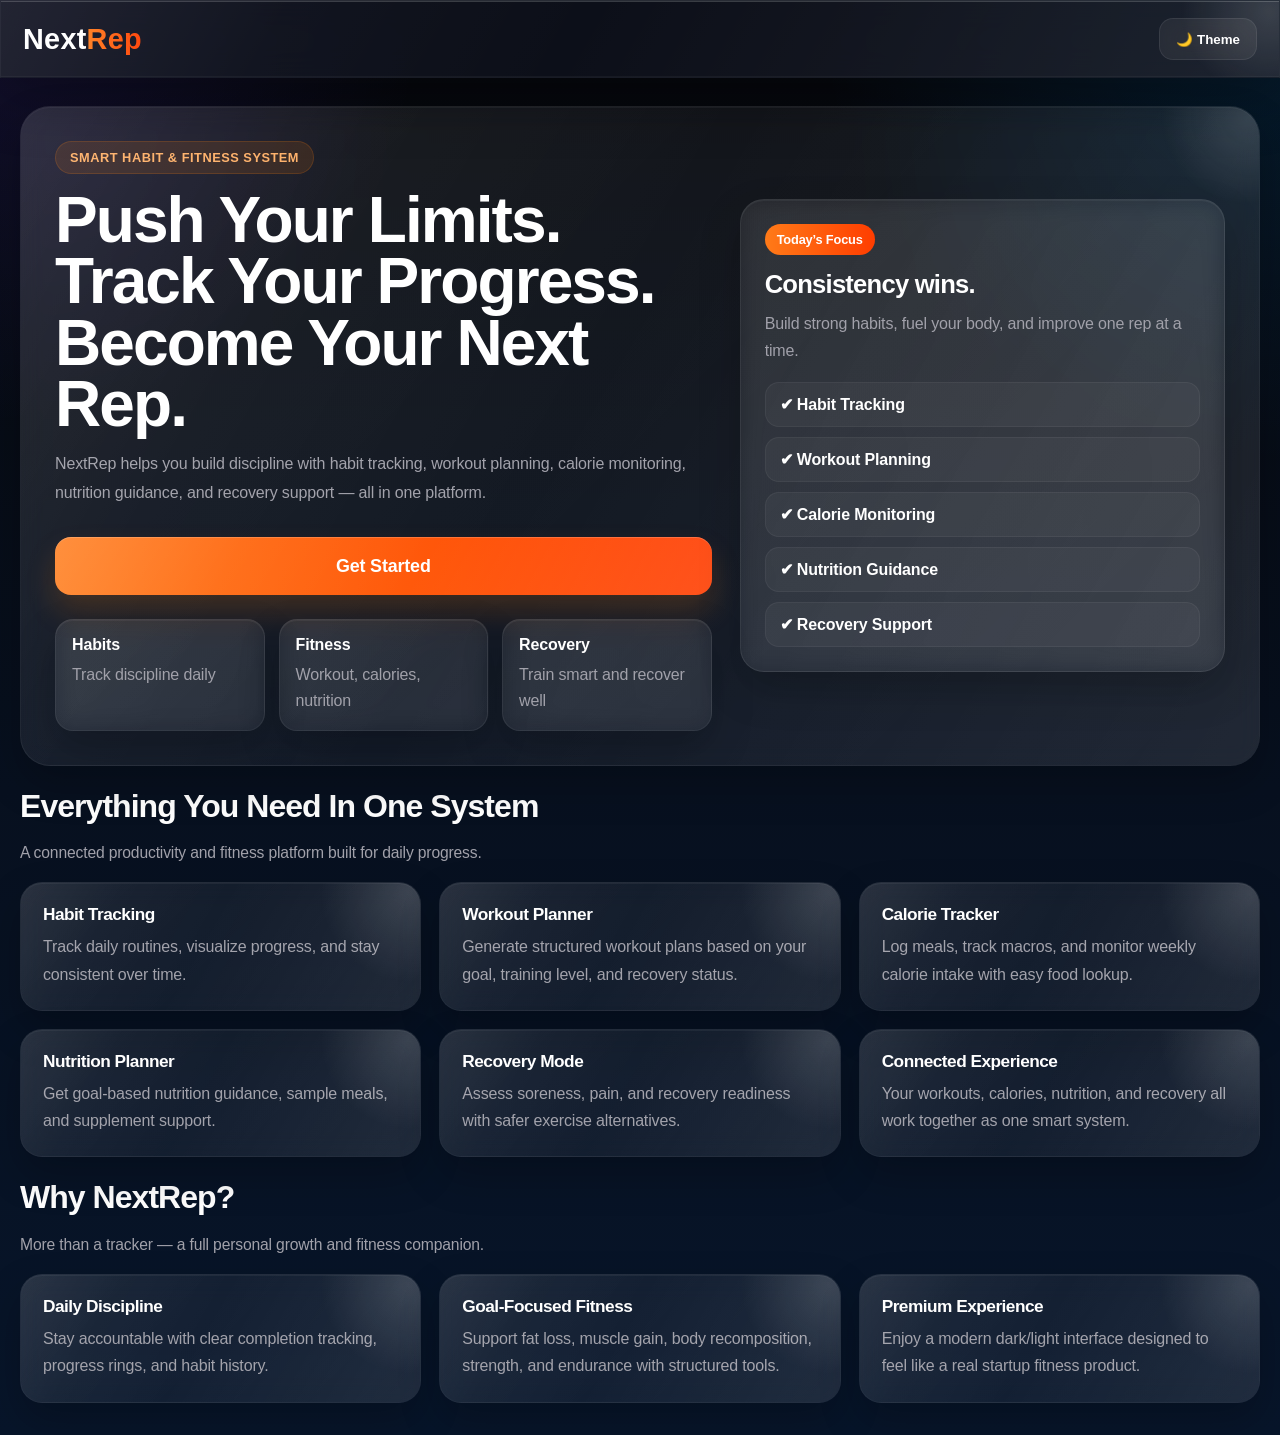
<file: index.html>
<!DOCTYPE html>
<html lang="en">
<head>
  <meta charset="UTF-8" />
  <meta name="viewport" content="width=device-width, initial-scale=1.0" />
  <title>NextRep | Smart Habit & Fitness Tracker</title>
  <link rel="stylesheet" href="style.css" />
</head>
<body data-page="home">

  <header class="navbar glass-nav home-navbar">
    <div class="nav-left">
      <h1 class="brand-logo">Next<span>Rep</span></h1>
    </div>

    <div class="nav-right">
      <button id="themeToggle" class="theme-btn" type="button">🌙 Theme</button>
    </div>
  </header>

  <main class="page-shell">

    <section class="nextrep-hero glass">
      <div class="nextrep-hero-grid">
        <div class="nextrep-hero-text">
          <span class="nextrep-chip">Smart Habit & Fitness System</span>
          <h2>Push Your Limits. Track Your Progress. Become Your Next Rep.</h2>
          <p>
            NextRep helps you build discipline with habit tracking, workout planning,
            calorie monitoring, nutrition guidance, and recovery support — all in one platform.
          </p>

          <div class="nextrep-hero-actions">
            <a href="login.html" class="primary-btn">Get Started</a>
          </div>

          <div class="nextrep-hero-stats">
            <div class="nextrep-stat-card">
              <strong>Habits</strong>
              <span>Track discipline daily</span>
            </div>
            <div class="nextrep-stat-card">
              <strong>Fitness</strong>
              <span>Workout, calories, nutrition</span>
            </div>
            <div class="nextrep-stat-card">
              <strong>Recovery</strong>
              <span>Train smart and recover well</span>
            </div>
          </div>
        </div>

        <div class="nextrep-hero-panel">
          <div class="nextrep-panel-card">
            <span class="nextrep-panel-badge">Today’s Focus</span>
            <h3>Consistency wins.</h3>
            <p>Build strong habits, fuel your body, and improve one rep at a time.</p>

            <div class="nextrep-panel-list">
              <div class="nextrep-panel-item">✔ Habit Tracking</div>
              <div class="nextrep-panel-item">✔ Workout Planning</div>
              <div class="nextrep-panel-item">✔ Calorie Monitoring</div>
              <div class="nextrep-panel-item">✔ Nutrition Guidance</div>
              <div class="nextrep-panel-item">✔ Recovery Support</div>
            </div>
          </div>
        </div>
      </div>
    </section>

    <section class="nextrep-feature-section">
      <div class="section-title-wrap">
        <h2>Everything You Need In One System</h2>
        <p class="muted">A connected productivity and fitness platform built for daily progress.</p>
      </div>

      <div class="nextrep-feature-grid">
        <article class="nextrep-feature-card glass">
          <h3>Habit Tracking</h3>
          <p>Track daily routines, visualize progress, and stay consistent over time.</p>
        </article>

        <article class="nextrep-feature-card glass">
          <h3>Workout Planner</h3>
          <p>Generate structured workout plans based on your goal, training level, and recovery status.</p>
        </article>

        <article class="nextrep-feature-card glass">
          <h3>Calorie Tracker</h3>
          <p>Log meals, track macros, and monitor weekly calorie intake with easy food lookup.</p>
        </article>

        <article class="nextrep-feature-card glass">
          <h3>Nutrition Planner</h3>
          <p>Get goal-based nutrition guidance, sample meals, and supplement support.</p>
        </article>

        <article class="nextrep-feature-card glass">
          <h3>Recovery Mode</h3>
          <p>Assess soreness, pain, and recovery readiness with safer exercise alternatives.</p>
        </article>

        <article class="nextrep-feature-card glass">
          <h3>Connected Experience</h3>
          <p>Your workouts, calories, nutrition, and recovery all work together as one smart system.</p>
        </article>
      </div>
    </section>

    <section class="nextrep-overview-section">
      <div class="section-title-wrap">
        <h2>Why NextRep?</h2>
        <p class="muted">More than a tracker — a full personal growth and fitness companion.</p>
      </div>

      <div class="nextrep-feature-grid">
        <article class="nextrep-feature-card glass">
          <h3>Daily Discipline</h3>
          <p>Stay accountable with clear completion tracking, progress rings, and habit history.</p>
        </article>

        <article class="nextrep-feature-card glass">
          <h3>Goal-Focused Fitness</h3>
          <p>Support fat loss, muscle gain, body recomposition, strength, and endurance with structured tools.</p>
        </article>

        <article class="nextrep-feature-card glass">
          <h3>Premium Experience</h3>
          <p>Enjoy a modern dark/light interface designed to feel like a real startup fitness product.</p>
        </article>
      </div>
    </section>

  </main>

  <script src="app.js"></script>
</body>
</html>
</file>
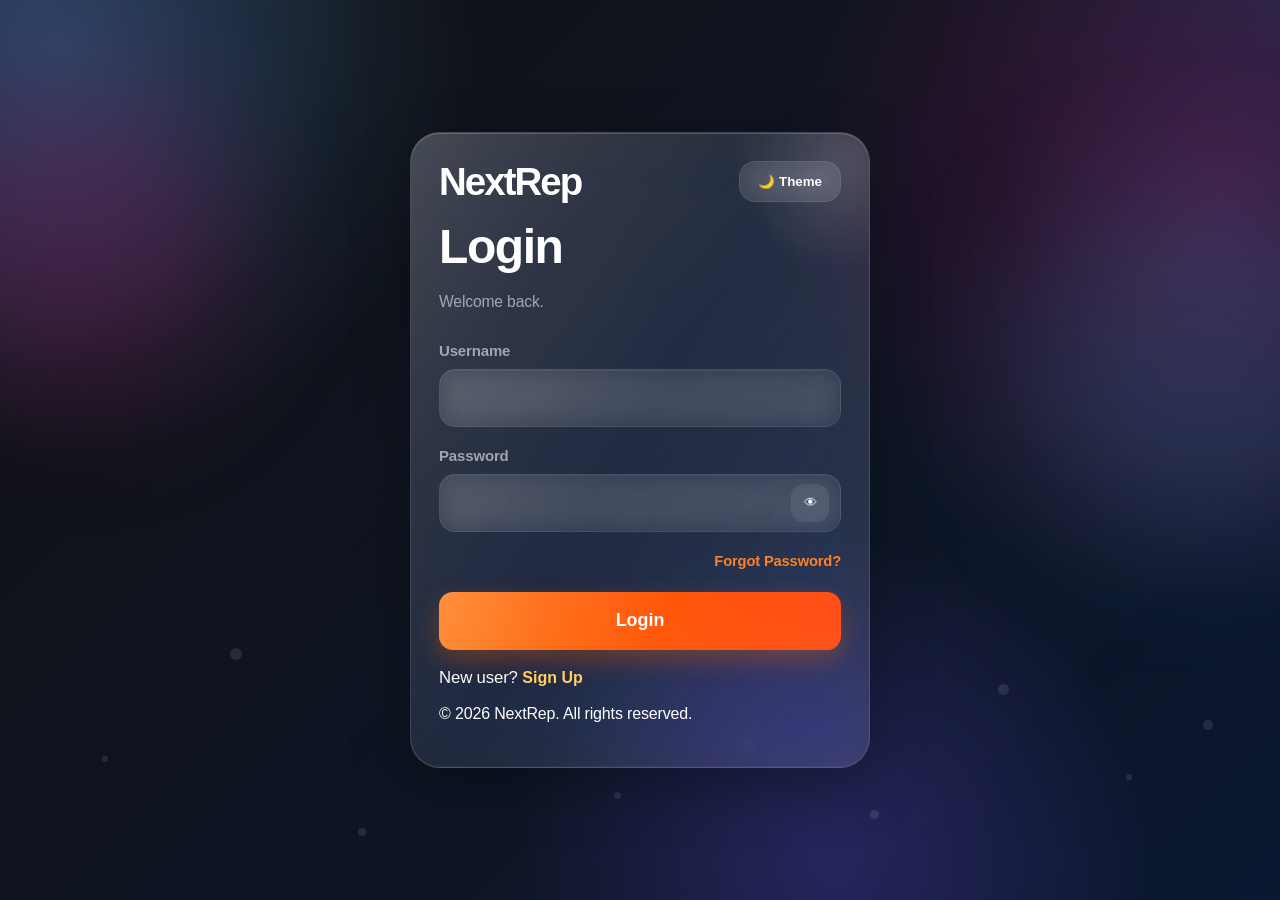
<file: calories.html>
<!DOCTYPE html>
<html lang="en">
<head>
  <meta charset="UTF-8" />
  <meta name="viewport" content="width=device-width, initial-scale=1.0"/>
<title>NextRep | Smart Habit & Fitness Tracker</title>  <link rel="stylesheet" href="style.css" />
</head>
<body data-page="calories">

  <header class="navbar glass-nav">
    <div class="nav-left">
      <h1 class="brand">NextRep</h1>
    </div>

    <nav class="nav-links">
      <a href="fitness.html" class="nav-btn">Fitness Home</a>
      <a href="workout.html" class="nav-btn">Workout</a>
      <a href="calories.html" class="nav-btn active">Calories</a>
      <a href="nutrition.html" class="nav-btn">Nutrition</a>
      <a href="recovery.html" class="nav-btn">Recovery</a>
      <a href="dashboard.html" class="nav-btn">Return to Habit Tracker</a>
      <button id="themeToggle" class="theme-btn" type="button">🌙 Theme</button>
      <button class="logout-btn" type="button" onclick="logout()">Logout</button>
    </nav>
  </header>

  <main class="page-shell">

    <section class="fitness-hero glass">
      <div class="fitness-hero-grid">

        <div class="hero-main">
          <span class="fitness-chip">Nutrition Control</span>
          <h2>Track calories and macros with precision</h2>
          <p class="muted">
            Add meals, track calories, and monitor protein, carbs, and fats for the day.
          </p>

          <div class="hero-feature-row">
            <div class="hero-feature-card">
              <strong>Calories</strong>
              <span>Monitor daily intake</span>
            </div>
            <div class="hero-feature-card">
              <strong>Macros</strong>
              <span>Track protein, carbs, fats</span>
            </div>
            <div class="hero-feature-card">
              <strong>Consistency</strong>
              <span>Stay within target range</span>
            </div>
          </div>
        </div>

        <div class="focus-panel">
          <div class="focus-top">
            <h3>Daily Goal</h3>
            <span class="focus-badge">Nutrition</span>
          </div>

          <div class="focus-meter-labels">
            <span>Target Progress</span>
            <span id="calorieGoalPercentText">0%</span>
          </div>

          <div class="focus-meter">
            <div class="focus-meter-fill" id="calorieGoalBar" style="width: 0%;"></div>
          </div>

          <div class="focus-tags">
            <div class="focus-tag"><span id="calorieTotalTag">0 kcal</span></div>
            <div class="focus-tag"><span id="proteinTotalTag">0g protein</span></div>
            <div class="focus-tag"><span id="carbTotalTag">0g carbs</span></div>
            <div class="focus-tag"><span id="fatTotalTag">0g fats</span></div>
            <div class="focus-tag"><span id="mealCountTag">0 meals</span></div>
            <div class="focus-tag"><span id="remainingCaloriesTag">0 left</span></div>
          </div>
        </div>

      </div>
    </section>

    <section class="calorie-top-grid">

      <div class="workout-body-card glass">
        <h3>Today’s Summary</h3>
        <p>Your daily calorie balance and macro distribution.</p>

        <div class="macro-summary-grid">
          <div class="macro-stat-card">
            <span>Calories</span>
            <strong id="calorieTotal">0</strong>
          </div>
          <div class="macro-stat-card">
            <span>Protein</span>
            <strong id="proteinTotal">0g</strong>
          </div>
          <div class="macro-stat-card">
            <span>Carbs</span>
            <strong id="carbTotal">0g</strong>
          </div>
          <div class="macro-stat-card">
            <span>Fats</span>
            <strong id="fatTotal">0g</strong>
          </div>
        </div>
      </div>

      <div class="workout-calendar-card glass">
        <h3>Tracking Date</h3>
        <p>Choose a date to review or add your meals.</p>

        <div class="calorie-date-box">
          <input type="date" id="calorieDate" class="date-input" />
          <div class="macro-stat-card">
            <span>Target Calories</span>
            <strong id="calorieTargetDisplay">2000 kcal</strong>
          </div>
        </div>
      </div>

    </section>
    <section class="workout-body-card glass">
  <h3>Weekly Calorie Trend</h3>
  <p>Track your calorie intake over the last 7 days.</p>

  <div class="chart-grid" id="calorieChartGrid"></div>
</section>
    <section class="workout-form-card glass">
  <div class="section-title-wrap">
    <h2>Calorie Goal Calculator</h2>
    <p class="muted">Get your daily calorie target based on your body and goal.</p>
  </div>

  <div class="calorie-calc-grid">

    <div class="form-group">
      <label>Age</label>
      <input type="number" id="calcAge" class="form-input" placeholder="e.g. 21">
    </div>

    <div class="form-group">
      <label>Weight (kg)</label>
      <input type="number" id="calcWeight" class="form-input" placeholder="e.g. 70">
    </div>

    <div class="form-group">
      <label>Height (cm)</label>
      <input type="number" id="calcHeight" class="form-input" placeholder="e.g. 173">
    </div>

    <div class="form-group">
      <label>Gender</label>
      <select id="calcGender" class="form-input">
        <option value="male">Male</option>
        <option value="female">Female</option>
      </select>
    </div>

    <div class="form-group">
      <label>Goal</label>
      <select id="calcGoal" class="form-input">
        <option value="fat_loss">Fat Loss</option>
        <option value="maintain">Maintain</option>
        <option value="muscle_gain">Muscle Gain</option>
      </select>
    </div>

    <div class="form-group calc-btn">
      <label>&nbsp;</label>
      <button type="button" class="primary-btn" onclick="calculateCalories()">Calculate</button>
    </div>

  </div>

  <div class="calorie-calc-result">
    <div class="macro-stat-card">
      <span>Maintenance</span>
      <strong id="maintainCalories">—</strong>
    </div>

    <div class="macro-stat-card">
      <span>Target Calories</span>
      <strong id="targetCalories">—</strong>
    </div>
  </div>
</section>
<section class="workout-result-card glass">
  <div class="section-title-wrap">
    <h2>Weekly Calorie Graph</h2>
    <p class="muted">Track your calorie intake over the last 7 days.</p>
  </div>

  <div class="calorie-chart-card">
    <div class="calorie-chart" id="calorieChart"></div>
  </div>
</section>
<section class="workout-form-card glass">
  <div class="section-title-wrap">
    <h2>Quick Food Lookup</h2>
    <p class="muted">Pick a common food and quantity to auto-fill nutrition values.</p>
  </div>

  <div class="quick-food-grid">
    <div class="form-group">
      <label for="quickFoodSelect">Food Item</label>
      <select id="quickFoodSelect" class="form-input">
        <option value="" selected disabled>Select food</option>

        <optgroup label="Fruits">
          <option value="banana">Banana (1 medium)</option>
          <option value="apple">Apple (1 medium)</option>
          <option value="coconut_water">Coconut Water (1 glass)</option>
        </optgroup>

        <optgroup label="Breakfast / Indian Breakfast">
          <option value="oats">Oats (100g)</option>
          <option value="poha">Poha (1 plate)</option>
          <option value="upma">Upma (1 bowl)</option>
          <option value="idli">Idli (2 pieces)</option>
          <option value="dosa">Dosa (1 plain)</option>
          <option value="masala_dosa">Masala Dosa (1 piece)</option>
          <option value="uttapam">Uttapam (1 medium)</option>
          <option value="paratha">Paratha (1 piece)</option>
          <option value="aloo_paratha">Aloo Paratha (1 piece)</option>
          <option value="bread">Bread (2 slices)</option>
          <option value="milk">Milk (250ml)</option>
          <option value="egg">Egg (1 whole)</option>
          <option value="chai">Chai (1 cup)</option>
        </optgroup>

        <optgroup label="Lunch / Dinner">
          <option value="rice">Cooked Rice (100g)</option>
          <option value="roti">Roti (1 piece)</option>
          <option value="dal">Dal (1 cup)</option>
          <option value="dal_rice">Dal Rice (1 plate)</option>
          <option value="rajma_chawal">Rajma Chawal (1 plate)</option>
          <option value="chole_bhature">Chole Bhature (1 plate)</option>
          <option value="khichdi">Khichdi (1 bowl)</option>
          <option value="pulao">Veg Pulao (1 plate)</option>
          <option value="biryani_veg">Veg Biryani (1 plate)</option>
          <option value="biryani_chicken">Chicken Biryani (1 plate)</option>
          <option value="roti_sabzi">Roti Sabzi (2 roti + sabzi)</option>
          <option value="paneer_butter_masala">Paneer Butter Masala (1 serving)</option>
          <option value="chicken_curry">Chicken Curry (1 serving)</option>
          <option value="fish_curry">Fish Curry (1 serving)</option>
          <option value="paneer">Paneer (100g)</option>
          <option value="chicken">Chicken Breast (100g)</option>
          <option value="tofu">Tofu (100g)</option>
          <option value="soy_chunks">Soy Chunks (50g dry)</option>
        </optgroup>

        <optgroup label="Snacks / Street Food">
          <option value="samosa">Samosa (1 piece)</option>
          <option value="maggi">Maggi (1 packet prepared)</option>
          <option value="pav_bhaji">Pav Bhaji (1 plate)</option>
          <option value="bhel_puri">Bhel Puri (1 plate)</option>
          <option value="dahi_puri">Dahi Puri (1 plate)</option>
          <option value="peanut_butter">Peanut Butter (1 tbsp)</option>
          <option value="almonds">Almonds (10 pieces)</option>
          <option value="sprouts">Sprouts Salad (1 bowl)</option>
          <option value="curd">Curd (100g)</option>
          <option value="lassi">Sweet Lassi (1 glass)</option>
          <option value="buttermilk">Buttermilk (1 glass)</option>
        </optgroup>

        <optgroup label="Basics">
          <option value="potato">Boiled Potato (100g)</option>
        </optgroup>
      </select>
    </div>

    <div class="form-group">
      <label>Quantity</label>
      <div class="qty-control">
        <button type="button" onclick="changeQty(-1)">-</button>
        <input type="number" id="quickFoodQty" class="form-input" value="1" min="1" />
        <button type="button" onclick="changeQty(1)">+</button>
      </div>
    </div>

    <div class="form-group quick-food-action">
      <label>&nbsp;</label>
      <button type="button" id="useQuickFoodBtn" class="primary-btn">Use These Values</button>
    </div>
  </div>

  <div class="quick-food-preview" id="quickFoodPreview">
    <div class="macro-stat-card">
      <span id="quickServing">Serving: —</span>
      <strong id="quickCalories">0</strong>
    </div>
    <div class="macro-stat-card">
      <span>Protein</span>
      <strong id="quickProtein">0g</strong>
    </div>
    <div class="macro-stat-card">
      <span>Carbs</span>
      <strong id="quickCarbs">0g</strong>
    </div>
    <div class="macro-stat-card">
      <span>Fats</span>
      <strong id="quickFats">0g</strong>
    </div>
  </div>
</section>
    <section class="workout-layout">

      <div class="workout-form-card glass">
        <div class="section-title-wrap">
          <h2>Add Meal</h2>
          <p class="muted">Log a meal with calories and macros.</p>
        </div>

        <form id="calorieForm" class="create-form">
          <div class="workout-form-grid calorie-form-grid">

            <div class="form-group">
              <label for="mealName">Meal Name</label>
              <input
                type="text"
                id="mealName"
                class="form-input"
                placeholder="e.g. Oats with banana"
                required
              />
            </div>

            <div class="form-group">
              <label for="mealType">Meal Type</label>
              <select id="mealType" class="form-input" required>
                <option value="" disabled selected>Select type</option>
                <option value="Breakfast">Breakfast</option>
                <option value="Lunch">Lunch</option>
                <option value="Dinner">Dinner</option>
                <option value="Snack">Snack</option>
                <option value="Post Workout">Post Workout</option>
              </select>
            </div>

            <div class="form-group">
              <label for="mealCalories">Calories</label>
              <input
                type="number"
                id="mealCalories"
                class="form-input"
                placeholder="e.g. 420"
                min="0"
                required
              />
            </div>

            <div class="form-group">
              <label for="mealProtein">Protein (g)</label>
              <input
                type="number"
                id="mealProtein"
                class="form-input"
                placeholder="e.g. 25"
                min="0"
                required
              />
            </div>

            <div class="form-group">
              <label for="mealCarbs">Carbs (g)</label>
              <input
                type="number"
                id="mealCarbs"
                class="form-input"
                placeholder="e.g. 48"
                min="0"
                required
              />
            </div>

            <div class="form-group">
              <label for="mealFats">Fats (g)</label>
              <input
                type="number"
                id="mealFats"
                class="form-input"
                placeholder="e.g. 12"
                min="0"
                required
              />
            </div>

            <div class="form-group">
              <label for="dailyCalorieTarget">Daily Calorie Target</label>
              <input
                type="number"
                id="dailyCalorieTarget"
                class="form-input"
                placeholder="e.g. 2000"
                min="500"
                required
              />
            </div>

          </div>

          <button type="submit" class="primary-btn">Add Meal</button>
          <p id="calorieMessage" class="auth-message"></p>
        </form>
      </div>

      <div class="workout-result-card glass">
        <div class="section-title-wrap">
          <h2>Meal Log</h2>
          <p class="muted">Your meals for the selected date.</p>
        </div>

        <div id="mealLogList" class="meal-log-list"></div>

        <div id="mealLogEmpty" class="workout-output-empty">
          <h3>No meals added yet</h3>
          <p>Add your first meal to start tracking calories.</p>
        </div>
      </div>

    </section>

  </main>

  <script src="app.js"></script>
</body>
<p>© 2026 NextRep. All rights reserved.</p>
</html>
</file>
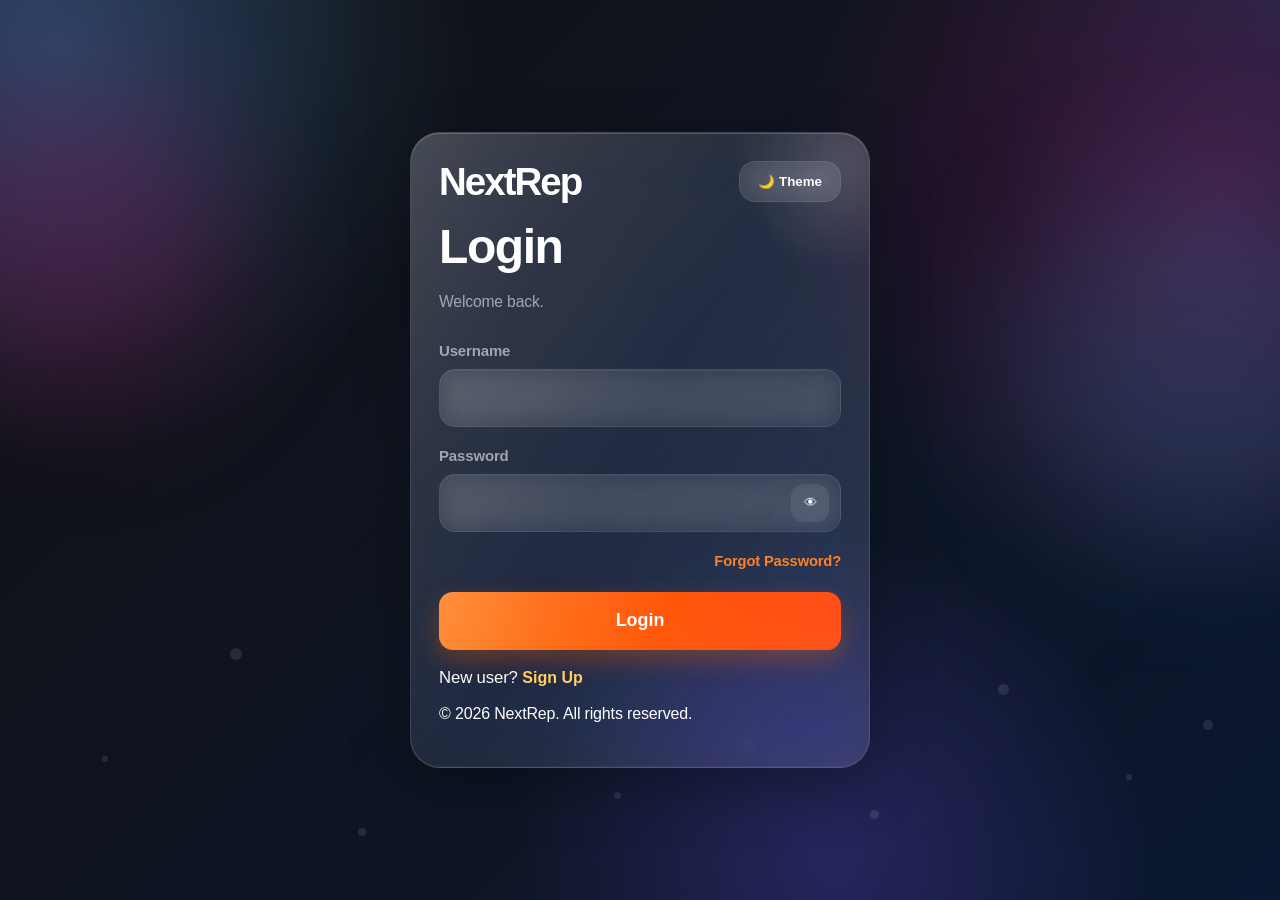
<file: create.html>
<!DOCTYPE html>
<html lang="en">
<head>
  <meta charset="UTF-8" />
  <meta name="viewport" content="width=device-width, initial-scale=1.0" />
<title>NextRep | Smart Habit & Fitness Tracker</title>  <link rel="stylesheet" href="style.css" />
</head>
<body data-page="create">
  <header class="navbar glass-nav">
    <div class="nav-left">
      <h1 class="brand">NextRep</h1>
    </div>

    <nav class="nav-links">
      <a href="dashboard.html" class="nav-btn">Dashboard</a>
      <a href="profile.html" class="nav-btn">Profile</a>
      <a href="habits.html" class="nav-btn">Habits</a>
      <a href="create.html" class="nav-btn active">Create Habit</a>
      <button id="themeToggle" class="theme-btn" type="button">🌙 Theme</button>
      <button class="logout-btn" type="button" onclick="logout()">Logout</button>
    </nav>
  </header>

  <main class="page-shell">
    <section class="create-layout">
      <div class="create-card glass">
        <div class="section-title-wrap">
          <h2>Create New Habit</h2>
          <p class="muted">Add a habit and choose the days you want to track.</p>
        </div>

        <form id="createHabitForm" class="create-form">
          <div class="form-group">
            <label for="habitName">Habit Name</label>
            <input
              type="text"
              id="habitName"
              class="form-input"
              placeholder="e.g. Drink Water"
              required
            />
          </div>

          <div class="form-group">
            <label for="habitCategory">Category</label>
            <select id="habitCategory" class="form-input" required>
             <option value="" disabled selected>Select category</option>
              <option value="Health">Health</option>
              <option value="Fitness">Fitness</option>
              <option value="Study">Study</option>
              <option value="Work">Work</option>
              <option value="Mindset">Mindset</option>
              <option value="Personal">Personal</option>
            </select>
          </div>

          <div class="form-group">
            <label for="habitGoal">Daily Goal</label>
            <input
              type="text"
              id="habitGoal"
              class="form-input"
              placeholder="e.g. 3 liters / 30 mins / 20 pages"
              required
            />
          </div>

          <div class="form-group">
            <label>Active Days</label>
            <div class="days-grid">
              <label class="day-pill"><input type="checkbox" value="Mon" checked><span>Mon</span></label>
              <label class="day-pill"><input type="checkbox" value="Tue" checked><span>Tue</span></label>
              <label class="day-pill"><input type="checkbox" value="Wed" checked><span>Wed</span></label>
              <label class="day-pill"><input type="checkbox" value="Thu" checked><span>Thu</span></label>
              <label class="day-pill"><input type="checkbox" value="Fri" checked><span>Fri</span></label>
              <label class="day-pill"><input type="checkbox" value="Sat"><span>Sat</span></label>
              <label class="day-pill"><input type="checkbox" value="Sun"><span>Sun</span></label>
            </div>
          </div>

          <button type="submit" class="primary-btn">Save Habit</button>
          <p id="createMessage" class="auth-message"></p>
        </form>
      </div>

      <div class="preview-card glass">
        <div class="section-title-wrap">
          <h2>Preview</h2>
          <p class="muted">Live preview of your habit card.</p>
        </div>

        <div class="habit-preview-card">
          <div class="habit-preview-top">
            <div>
              <h3 id="previewHabitName">Drink Water</h3>
              <p id="previewHabitCategory">Health</p>
            </div>
            <span class="habit-status-badge">Pending</span>
          </div>

          <div class="habit-meta">
            <div class="meta-box">
              <span>Goal</span>
              <strong id="previewHabitGoal">3 liters</strong>
            </div>
            <div class="meta-box">
              <span>Days</span>
              <strong id="previewHabitDays">Mon, Tue, Wed, Thu, Fri</strong>
            </div>
          </div>
        </div>
      </div>
    </section>
  </main>

  <script src="app.js"></script>
</body>
<p>© 2026 NextRep. All rights reserved.</p>
</html>
</file>
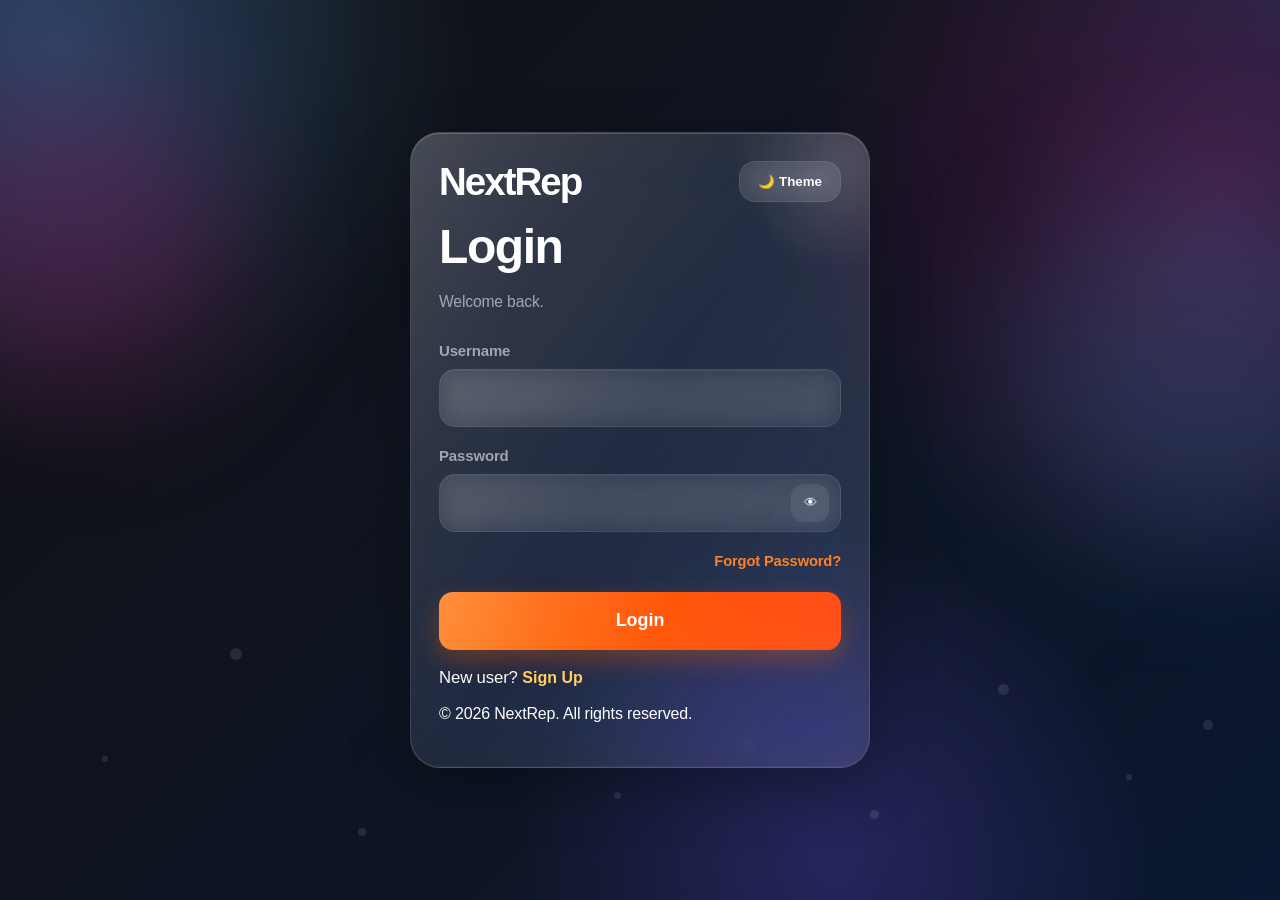
<file: dashboard.html>
<!DOCTYPE html>
<html lang="en">
<head>
  <meta charset="UTF-8" />
  <meta name="viewport" content="width=device-width, initial-scale=1.0" />
<title>NextRep | Smart Habit & Fitness Tracker</title>  <link rel="stylesheet" href="style.css" />
</head>
<body data-page="dashboard">
  <header class="navbar glass-nav">
    <div class="nav-left">
      <h1 class="brand">NextRep</h1>
    </div>

    <nav class="nav-links">
      <a href="dashboard.html" class="nav-btn active">Dashboard</a>
      <a href="profile.html" class="nav-btn">Profile</a>
      <a href="habits.html" class="nav-btn">Habits</a>
      <a href="create.html" class="nav-btn">Create Habit</a>
      <a href="fitness.html" class="nav-btn mode-switch-btn">Fitness Mode</a>
      <button id="themeToggle" class="theme-btn" type="button">🌙 Theme</button>
      <button class="logout-btn" type="button" onclick="logout()">Logout</button>
    </nav>
  </header>

  <main class="dashboard-page">
    <section class="dashboard-wrapper">
      <section class="welcome-user-card glass">
  <div>
    <p class="welcome-label">Welcome back</p>
    <h2 id="dashboardWelcomeName">User</h2>
    <p class="muted">Keep going — your habits are shaping your future.</p>
  </div>
</section>
<section class="fitness-entry-card glass">
  <div class="fitness-entry-content">
    <div class="fitness-entry-text">
      <span class="fitness-entry-chip">Fitness Mode</span>
      <h2>Explore Fitness Mode</h2>
      <p>Generate workouts, track calories, get nutrition plans and recovery support.</p>
    </div>

    <a href="fitness.html" class="fitness-entry-btn">🚀 Enter Fitness Mode</a>
  </div>
</section>
      <div class="dashboard-top">
        <div class="chart-card glass">
          <div class="card-header">
            <h2>Habit Progress Overview</h2>
            <p class="muted">Live overview based on your saved habits.</p>
          </div>

          <div class="chart-legend">
            <span><i class="legend-dot done-dot"></i> Done %</span>
            <span><i class="legend-dot miss-dot"></i> Miss %</span>
          </div>

          <div class="fake-chart" id="dashboardChart">
            <div class="chart-side-labels">
              <div class="top-labels">
                <span>100%</span>
                <span>75%</span>
                <span>50%</span>
                <span>25%</span>
              </div>

              <div class="baseline-label">0%</div>

              <div class="bottom-labels">
                <span>-25%</span>
                <span>-50%</span>
                <span>-75%</span>
                <span>-100%</span>
              </div>
            </div>

            <div class="chart-plot">
              <div class="chart-middle-line"></div>
              <div class="chart-grid-lines"></div>
              <div class="chart-grid" id="chartGrid"></div>
            </div>
          </div>
        </div>

        <aside class="performance-card glass">
          <h2>Your performance</h2>

          <div class="section-box">
            <h3>Selected date</h3>
            <input id="selectedDate" class="date-input" type="date" />
            <p class="muted" id="selectedDateText">
              Choose a date to view your daily and weekly tracking progress.
            </p>
          </div>

          <div class="progress-rings">
            <div class="ring-box">
              <div class="ring ring-blue" id="todayRing" style="--percent:0;">
                <div class="ring-inner">
                  <strong id="todayPercent">0%</strong>
                  <span>Today</span>
                </div>
              </div>
            </div>

            <div class="ring-box">
              <div class="ring ring-cyan" id="weekRing" style="--percent:0;">
                <div class="ring-inner">
                  <strong id="weekPercent">0%</strong>
                  <span>This week</span>
                </div>
              </div>
            </div>

            <div class="ring-box">
              <div class="ring ring-gray" id="missRing" style="--percent:0;">
                <div class="ring-inner">
                  <strong id="missPercent">0%</strong>
                  <span>Missed</span>
                </div>
              </div>
            </div>
          </div>

          <div class="overall-box">
            <p>Overall performance: <strong id="overallPerformance">0%</strong></p>
          </div>
        </aside>
      </div>

      <div class="stats-row">
        <div class="stats-card glass">
          <h4>Total Habits</h4>
          <p id="totalHabitsCount">0</p>
        </div>

        <div class="stats-card glass">
          <h4>Completed Today</h4>
          <p id="completedTodayCount">0</p>
        </div>

        <div class="stats-card glass">
          <h4>Missed Today</h4>
          <p id="missedTodayCount">0</p>
        </div>
      </div>
    </section>
  </main>

  <script src="app.js"></script>
</body>
<p>© 2026 NextRep. All rights reserved.</p>
</html>
</file>
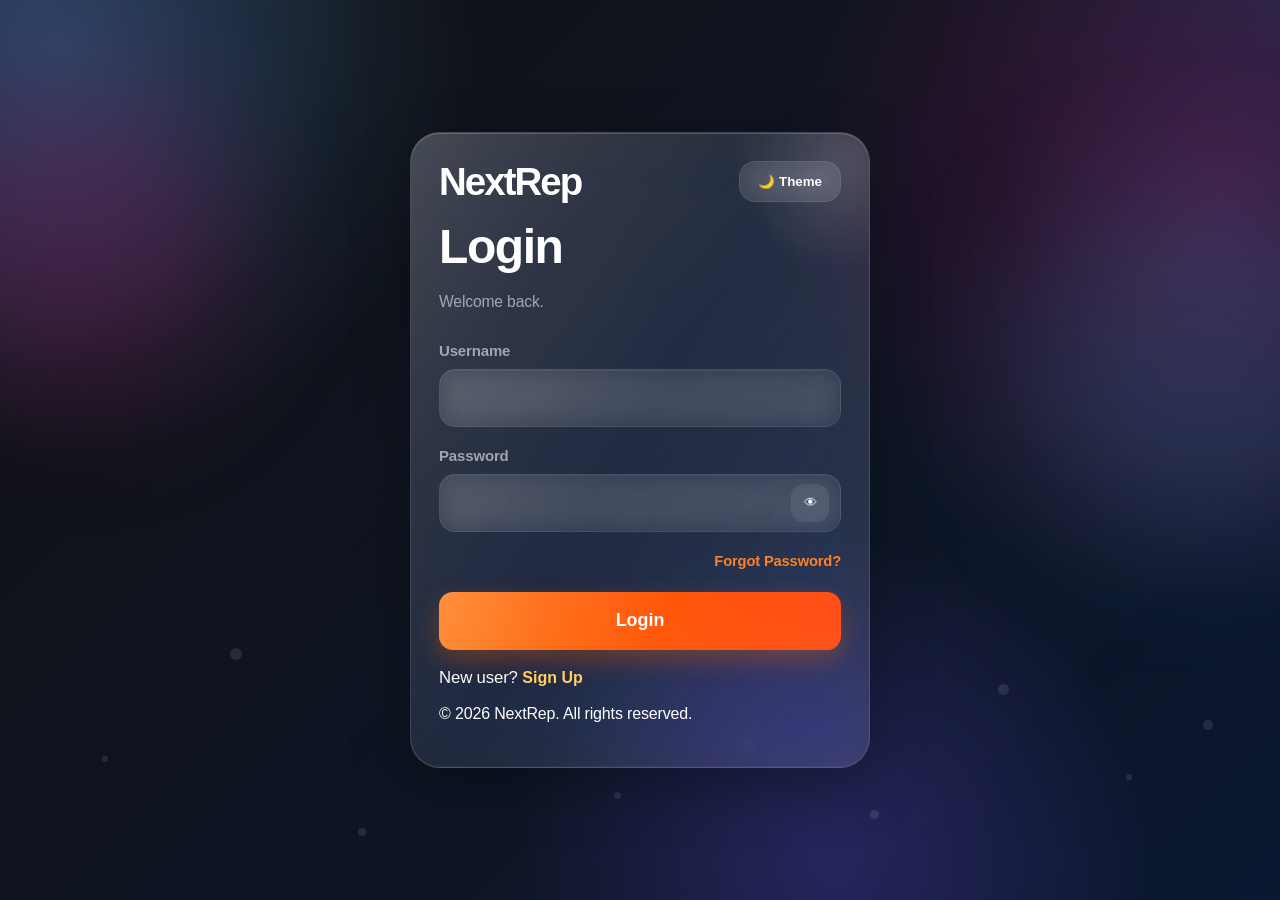
<file: fitness.html>
<!DOCTYPE html>
<html lang="en">
<head>
  <meta charset="UTF-8" />
  <meta name="viewport" content="width=device-width, initial-scale=1.0"/>
<title>NextRep | Smart Habit & Fitness Tracker</title>  <link rel="stylesheet" href="style.css" />
</head>

<body data-page="fitness">

<!-- NAVBAR -->
<header class="navbar glass-nav">
  <div class="nav-left">
    <h1 class="brand">Fitness Mode</h1>
  </div>

  <nav class="nav-links">
    <a href="dashboard.html" class="nav-btn">Habit Tracker</a>
    <button id="themeToggle" class="theme-btn">🌙 Theme</button>
    <button class="logout-btn" onclick="logout()">Logout</button>
  </nav>
</header>

<main class="page-shell">

  <!-- HERO SECTION -->
  <section class="fitness-hero glass">
    <div>
      <span class="fitness-chip">Premium Mode</span>
      <h2>Train Smarter. Live Better.</h2>
      <p class="muted">
        Your complete fitness system — workouts, nutrition, calories, and recovery — all in one place.
      </p>
    </div>
  </section>

  <!-- MAIN CARDS -->
 <section class="fitness-grid">

  <div class="fitness-card glass">
    <div class="fitness-card-top">
      <div class="fitness-icon" aria-hidden="true">
        <svg viewBox="0 0 24 24" fill="none" stroke="currentColor" stroke-width="1.8" stroke-linecap="round" stroke-linejoin="round">
          <path d="M6 8 4 10l4 4 2-2"></path>
          <path d="m18 8 2 2-4 4-2-2"></path>
          <path d="M10 14 14 10"></path>
          <path d="M9 6 6 9"></path>
          <path d="m15 18 3-3"></path>
        </svg>
      </div>
      <span class="fitness-chip">Workout</span>
    </div>
    <h3>Workout Generator</h3>
    <p class="muted">
      Build a personalized training plan based on your goal, level, and schedule.
    </p>
    <a href="workout.html" class="primary-link-btn">Start Training</a>
  </div>

  <div class="fitness-card glass">
    <div class="fitness-card-top">
      <div class="fitness-icon" aria-hidden="true">
        <svg viewBox="0 0 24 24" fill="none" stroke="currentColor" stroke-width="1.8" stroke-linecap="round" stroke-linejoin="round">
          <path d="M12 2s-4 5-4 8.5A4 4 0 0 0 12 15a4 4 0 0 0 4-4.5C16 7 12 2 12 2Z"></path>
          <path d="M8.5 15.5A4.5 4.5 0 0 0 13 20a4.5 4.5 0 0 0 4.5-4.5"></path>
        </svg>
      </div>
      <span class="fitness-chip">Calories</span>
    </div>
    <h3>Calorie Tracker</h3>
    <p class="muted">
      Track daily calories, monitor macros, and stay aligned with your target.
    </p>
    <a href="calories.html" class="primary-link-btn">Track Now</a>
  </div>

  <div class="fitness-card glass">
    <div class="fitness-card-top">
      <div class="fitness-icon" aria-hidden="true">
        <svg viewBox="0 0 24 24" fill="none" stroke="currentColor" stroke-width="1.8" stroke-linecap="round" stroke-linejoin="round">
          <path d="M7 21c5.5 0 10-4.5 10-10V3"></path>
          <path d="M17 8c-1.5 0-3-.5-4-1.5S11.5 4 10 4C7.8 4 6 5.8 6 8c0 1.5.5 3 1.5 4S9 14.5 9 16c0 2.8-2.2 5-5 5"></path>
        </svg>
      </div>
      <span class="fitness-chip">Nutrition</span>
    </div>
    <h3>Nutrition Support</h3>
    <p class="muted">
      Get smart meal suggestions and diet support for bulking, cutting, or recomposition.
    </p>
    <a href="nutrition.html" class="primary-link-btn">Explore Diet</a>
  </div>

  <div class="fitness-card glass">
    <div class="fitness-card-top">
      <div class="fitness-icon" aria-hidden="true">
        <svg viewBox="0 0 24 24" fill="none" stroke="currentColor" stroke-width="1.8" stroke-linecap="round" stroke-linejoin="round">
          <path d="M10 3 6 7"></path>
          <path d="m14 21 4-4"></path>
          <path d="m3 10 7-7 11 11-7 7L3 10Z"></path>
          <path d="M7.5 7.5 16.5 16.5"></path>
        </svg>
      </div>
      <span class="fitness-chip">Recovery</span>
    </div>
    <h3>Injury Recovery</h3>
    <p class="muted">
      Find safer exercise options, recovery advice, and mobility guidance.
    </p>
    <a href="recovery.html" class="primary-link-btn">Recover Smart</a>
  </div>

</section>

  <!-- EXTRA SECTION (OPTIONAL PREMIUM FEEL) -->
  <section class="fitness-hero glass" style="margin-top:20px;">
    <div>
      <h2>Consistency Beats Motivation</h2>
      <p class="muted">
        Combine your habit tracking with fitness discipline to build unstoppable routines.
      </p>
      <a href="dashboard.html" class="primary-link-btn">Back to Habits</a>
    </div>
  </section>

</main>

<script src="app.js"></script>
</body>
<p>© 2026 NextRep. All rights reserved.</p>
</html>
</file>
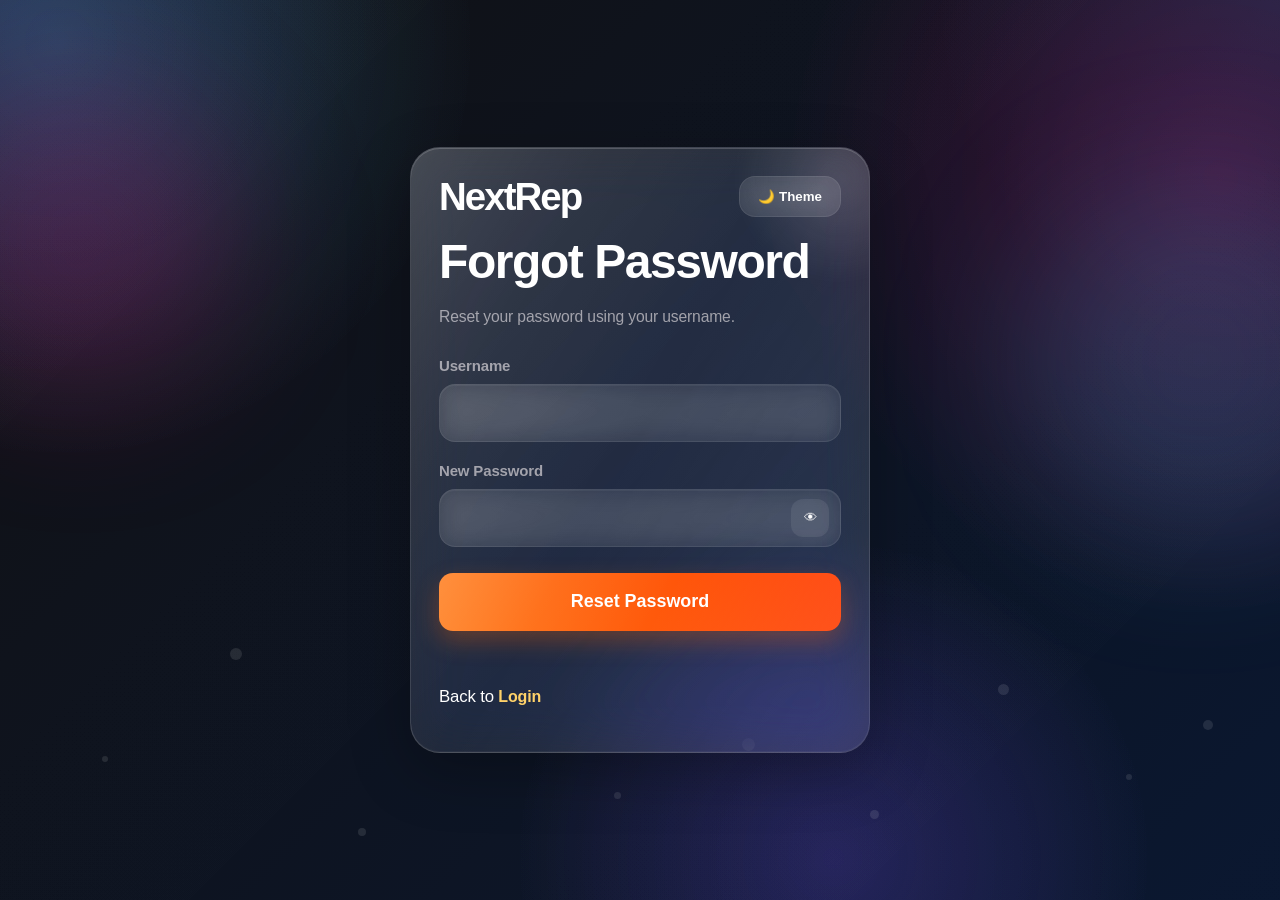
<file: forgot-password.html>
<!DOCTYPE html>
<html lang="en">
<head>
  <meta charset="UTF-8" />
  <meta name="viewport" content="width=device-width, initial-scale=1.0"/>
  <title>NextRep | Reset Password</title>
  <link rel="stylesheet" href="style.css"/>
</head>

<body class="auth-page">
  <div class="moving-bg"></div>
  <div class="bg-particles">
    <span></span><span></span><span></span><span></span><span></span>
    <span></span><span></span><span></span><span></span><span></span>
  </div>

  <div class="auth-card glass">
    <div class="auth-top">
      <h1 class="brand">NextRep</h1>
      <button id="themeToggle" class="theme-btn" type="button">🌙 Theme</button>
    </div>

    <div class="auth-view active">
      <h2>Forgot Password</h2>
      <p class="muted">Reset your password using your username.</p>

      <div class="auth-form">
        <div class="form-group">
          <label>Username</label>
          <input type="text" id="resetUsername" class="form-input" required />
        </div>

        <div class="form-group">
          <label>New Password</label>
          <div class="password-field">
            <input type="password" id="newPassword" class="form-input" required />
            <button type="button" class="toggle-password" onclick="togglePassword('newPassword')">👁</button>
          </div>
        </div>

        <button type="button" class="primary-btn" onclick="resetPassword()">Reset Password</button>

        <p id="resetMessage" class="auth-message"></p>

        <p class="switch-text">
          Back to
          <a href="login.html" class="text-btn">Login</a>
        </p>
      </div>
    </div>
  </div>

  <script src="auth.js"></script>
  <script src="app.js"></script>
</body>
</html>
</file>
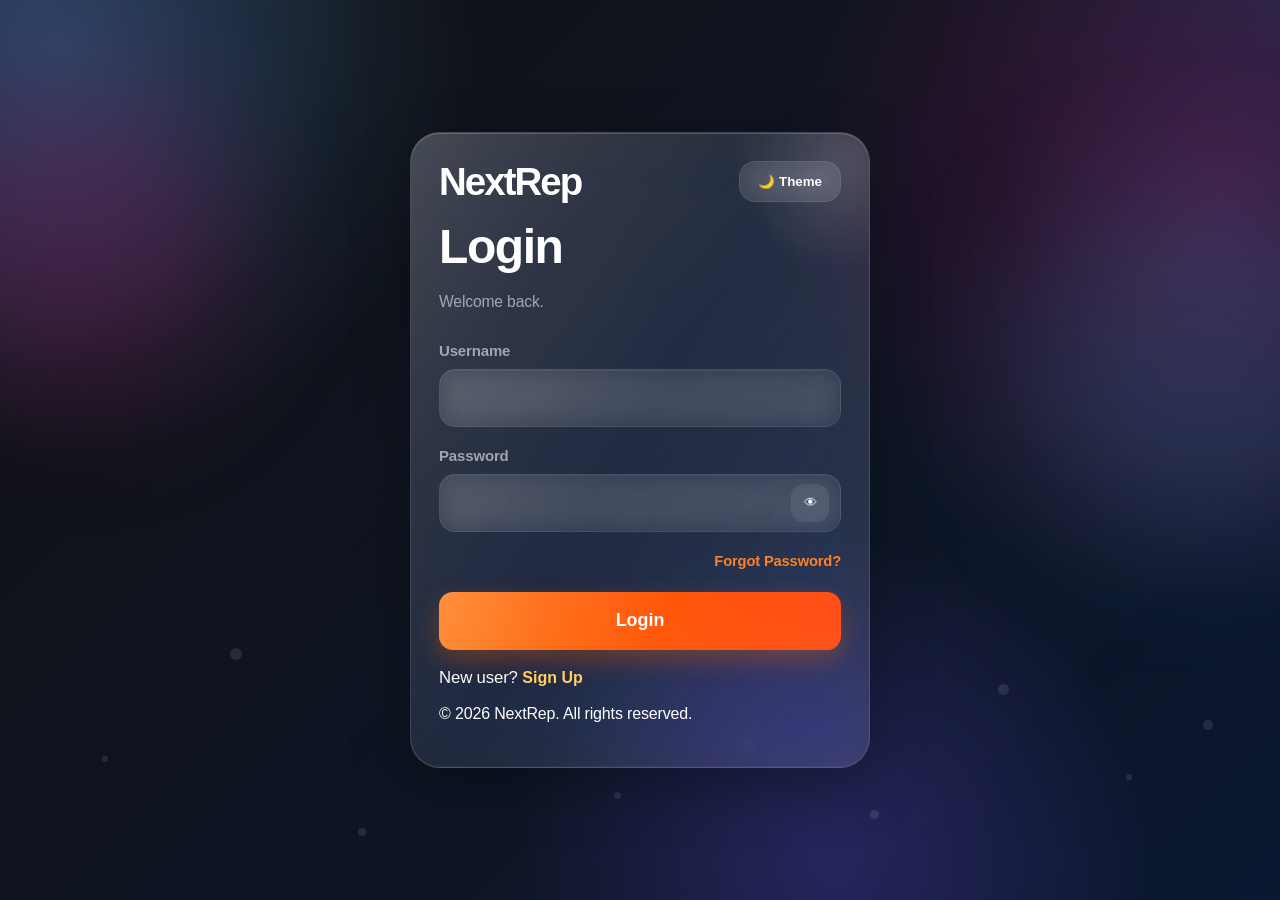
<file: habits.html>
<!DOCTYPE html>
<html lang="en">
<head>
  <meta charset="UTF-8" />
  <meta name="viewport" content="width=device-width, initial-scale=1.0" />
<title>NextRep | Smart Habit & Fitness Tracker</title>  <link rel="stylesheet" href="style.css" />
</head>
<body data-page="habits">
  <header class="navbar glass-nav">
    <div class="nav-left">
      <h1 class="brand">NextRep</h1>
    </div>

    <nav class="nav-links">
      <a href="dashboard.html" class="nav-btn">Dashboard</a>
      <a href="profile.html" class="nav-btn">Profile</a>
      <a href="habits.html" class="nav-btn active">Habits</a>
      <a href="create.html" class="nav-btn">Create Habit</a>
      <a href="fitness.html" class="nav-btn mode-switch-btn">Fitness Mode</a>
      <button id="themeToggle" class="theme-btn" type="button">🌙 Theme</button>
      <button class="logout-btn" type="button" onclick="logout()">Logout</button>
    </nav>
  </header>

  <main class="page-shell">
    <section class="page-header glass">
      <div>
        <h2>Your Habits</h2>
        <p class="muted">Track, update, and manage your daily habits.</p>
      </div>
      <a href="create.html" class="primary-link-btn">+ Add Habit</a>
    </section>

    <section id="habitsList" class="habits-grid"></section>

    <section id="emptyState" class="empty-state glass" style="display: none;">
      <h3>No habits yet</h3>
      <p class="muted">Create your first habit to start tracking.</p>
      <a href="create.html" class="primary-link-btn">Create Habit</a>
    </section>
  </main>

  <script src="app.js"></script>
</body>
<p>© 2026 NextRep. All rights reserved.</p>
</html>
</file>
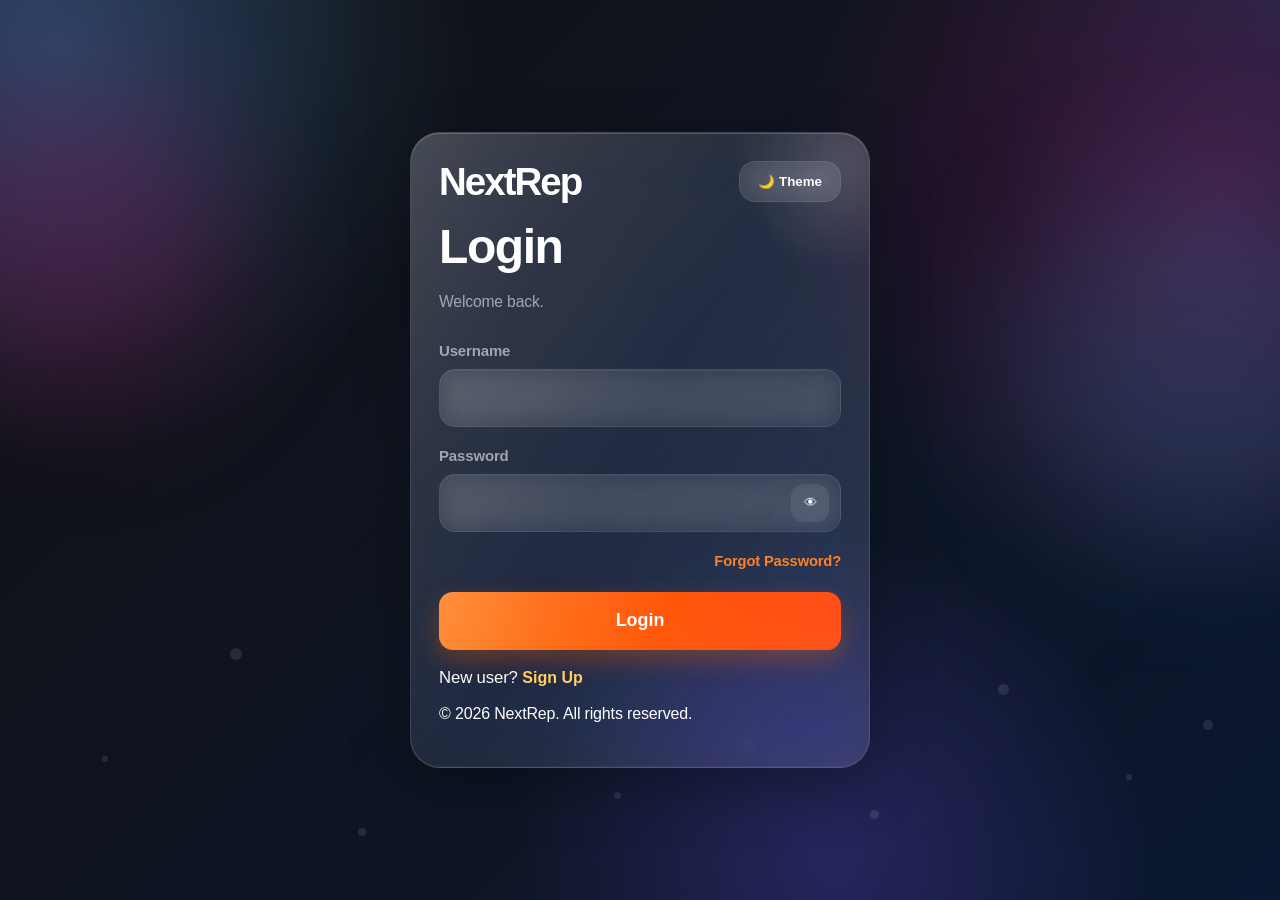
<file: login.html>
<!DOCTYPE html>
<html lang="en">
<head>
  <meta charset="UTF-8" />
  <meta name="viewport" content="width=device-width, initial-scale=1.0"/>
  <title>NextRep | Smart Habit & Fitness Tracker</title>
  <link rel="stylesheet" href="style.css"/>
</head>

<body class="auth-page">
  <div class="moving-bg"></div>

  <div class="bg-particles">
    <span></span><span></span><span></span><span></span><span></span>
    <span></span><span></span><span></span><span></span><span></span>
  </div>

  <div class="auth-card glass">

    <div class="auth-top">
      <h1 class="brand">NextRep</h1>
      <button id="themeToggle" class="theme-btn" type="button">🌙 Theme</button>
    </div>

    <!-- LOGIN -->
    <div id="loginView" class="auth-view active">
      <h2>Login</h2>
      <p class="muted">Welcome back.</p>

      <form id="loginForm" class="auth-form">

        <div class="form-group">
          <label for="loginUsername">Username</label>
          <input type="text" id="loginUsername" class="form-input" required />
        </div>

        <div class="form-group">
          <label for="loginPassword">Password</label>

          <div class="password-field">
            <input type="password" id="loginPassword" class="form-input" required />
            <button type="button" class="toggle-password" onclick="togglePassword('loginPassword')">👁</button>
          </div>
        </div>

        <p class="auth-link">
          <a href="forgot-password.html">Forgot Password?</a>
        </p>

        <button type="submit" class="primary-btn">Login</button>

        <p class="switch-text">
          New user?
          <button type="button" class="text-btn" onclick="switchToSignup()">Sign Up</button>
        </p>

      </form>
    </div>

    <!-- SIGNUP -->
    <div id="signupView" class="auth-view">
      <h2>Sign Up</h2>
      <p class="muted">Create your NextRep account.</p>

      <form id="signupForm" class="auth-form">
        <div class="form-group">
          <label for="signupFullName">Full Name</label>
          <input type="text" id="signupFullName" class="form-input" required />
        </div>

        <div class="form-group">
          <label for="signupUsername">Username</label>
          <input type="text" id="signupUsername" class="form-input" required />
        </div>

        <div class="form-group">
          <label for="signupPassword">Password</label>
          <div class="password-field">
            <input type="password" id="signupPassword" class="form-input" required />
            <button type="button" class="toggle-password" onclick="togglePassword('signupPassword')">👁</button>
          </div>
        </div>

        <button type="submit" class="primary-btn">Create Account</button>

        <p class="switch-text">
          Already have an account?
          <button type="button" class="text-btn" onclick="switchToLogin()">Login</button>
        </p>
      </form>
    </div>

    <p class="auth-footer">© 2026 NextRep. All rights reserved.</p>
  </div>

  <script src="auth.js"></script>
  <script src="app.js"></script>
</body>
</html>
</file>
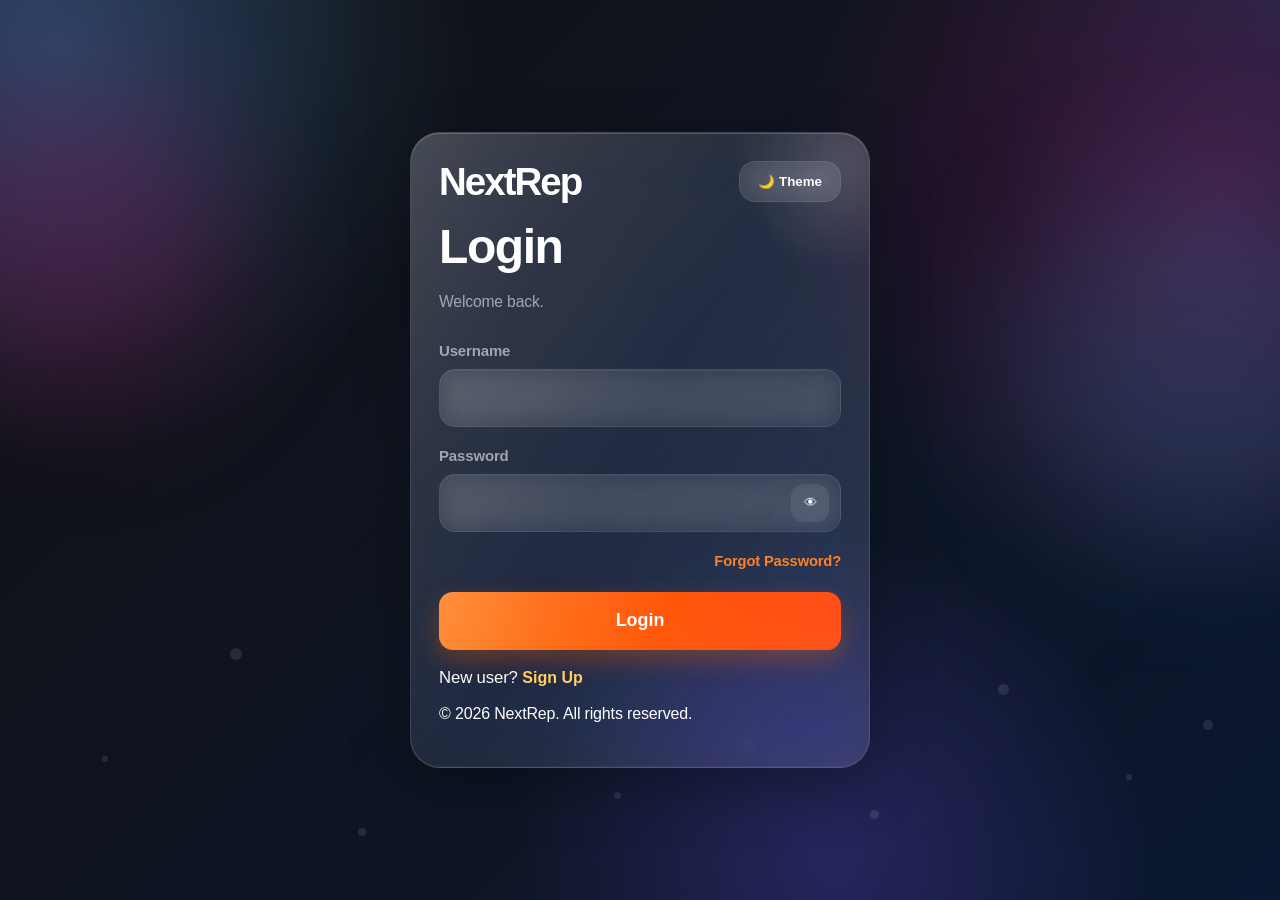
<file: Nutrition.html>
<!DOCTYPE html>
<html lang="en">
<head>
  <meta charset="UTF-8" />
  <meta name="viewport" content="width=device-width, initial-scale=1.0"/>
<title>NextRep | Smart Habit & Fitness Tracker</title>  <link rel="stylesheet" href="style.css" />
</head>
<body data-page="nutrition">

  <header class="navbar glass-nav">
    <div class="nav-left">
      <h1 class="brand">NextRep</h1>
    </div>

    <nav class="nav-links">
      <a href="fitness.html" class="nav-btn">Fitness Home</a>
      <a href="workout.html" class="nav-btn">Workout</a>
      <a href="calories.html" class="nav-btn">Calories</a>
      <a href="nutrition.html" class="nav-btn active">Nutrition</a>
      <a href="recovery.html" class="nav-btn">Recovery</a>
      <a href="dashboard.html" class="nav-btn">Return to Habit Tracker</a>
      <button id="themeToggle" class="theme-btn" type="button">🌙 Theme</button>
      <button class="logout-btn" type="button" onclick="logout()">Logout</button>
    </nav>
  </header>

  <main class="page-shell">

    <section class="fitness-hero glass">
      <div class="fitness-hero-grid">
        <div class="hero-main">
          <span class="fitness-chip">Fuel Your Progress</span>
          <h2>Nutrition planning with meal guidance and supplements support</h2>
          <p class="muted">
            Choose your goal and diet type to view macro guidance, meal suggestions,
            and a practical supplements guide.
          </p>

          <div class="hero-feature-row">
            <div class="hero-feature-card">
              <strong>Meal Guidance</strong>
              <span>Simple breakfast, lunch, dinner and snack ideas</span>
            </div>
            <div class="hero-feature-card">
              <strong>Macro Support</strong>
              <span>Protein, carbs, fats and hydration recommendations</span>
            </div>
            <div class="hero-feature-card">
              <strong>Supplements</strong>
              <span>Safe, beginner-friendly supplement overview</span>
            </div>
          </div>
        </div>

        <div class="focus-panel">
          <div class="focus-top">
            <h3>Nutrition Focus</h3>
            <span class="focus-badge">Diet Mode</span>
          </div>

          <div class="focus-meter-labels">
            <span>Plan Quality</span>
            <span>Balanced</span>
          </div>

          <div class="focus-meter">
            <div class="focus-meter-fill" style="width: 82%;"></div>
          </div>

          <div class="focus-tags">
            <div class="focus-tag">Protein</div>
            <div class="focus-tag">Carbs</div>
            <div class="focus-tag">Fats</div>
            <div class="focus-tag">Hydration</div>
            <div class="focus-tag">Meals</div>
            <div class="focus-tag">Recovery</div>
          </div>
        </div>
      </div>
    </section>

    <section class="nutrition-top-grid">
      <div class="workout-form-card glass">
        <div class="section-title-wrap">
          <h2>Nutrition Planner</h2>
          <p class="muted">Select your goal and diet style to generate recommendations.</p>
        </div>

        <div class="nutrition-planner-grid">
          <div class="form-group">
            <label for="nutritionGoal">Fitness Goal</label>
            <select id="nutritionGoal" class="form-input">
              <option value="fat_loss">Fat Loss</option>
              <option value="muscle_gain">Muscle Gain</option>
              <option value="body_recomp">Body Recomposition</option>
              <option value="maintain">Maintain</option>
            </select>
          </div>

          <div class="form-group">
            <label for="dietType">Diet Type</label>
            <select id="dietType" class="form-input">
              <option value="vegetarian">Vegetarian</option>
              <option value="vegan">Vegan</option>
              <option value="non_vegetarian">Non-Vegetarian</option>
            </select>
          </div>

          <div class="form-group planner-btn">
            <label>&nbsp;</label>
          <button type="button" class="primary-btn" id="generateNutritionPlanBtn">Generate Nutrition Plan</button>
          </div>
        </div>
      </div>

      <div class="workout-calendar-card glass">
        <h3>Macro Summary</h3>
        <p>Recommended daily macro approach for your selected goal.</p>

        <div class="macro-summary-grid">
          <div class="macro-stat-card">
            <span>Protein</span>
            <strong id="nutritionProtein">—</strong>
          </div>
          <div class="macro-stat-card">
            <span>Carbs</span>
            <strong id="nutritionCarbs">—</strong>
          </div>
          <div class="macro-stat-card">
            <span>Fats</span>
            <strong id="nutritionFats">—</strong>
          </div>
          <div class="macro-stat-card">
            <span>Water</span>
            <strong id="nutritionWater">—</strong>
          </div>
        </div>
      </div>
    </section>

    <section class="workout-result-card glass">
      <div class="section-title-wrap">
        <h2>Nutrition Guidance</h2>
        <p class="muted">Goal-based nutrition strategy and key reminders.</p>
      </div>

      <div class="nutrition-guidance-grid">
        <div class="nutrition-info-card">
          <h4>Calorie Strategy</h4>
          <p id="nutritionCalorieStrategy">—</p>
        </div>
        <div class="nutrition-info-card">
          <h4>Protein Focus</h4>
          <p id="nutritionProteinStrategy">—</p>
        </div>
        <div class="nutrition-info-card">
          <h4>Carb Strategy</h4>
          <p id="nutritionCarbStrategy">—</p>
        </div>
        <div class="nutrition-info-card">
          <h4>Fat Strategy</h4>
          <p id="nutritionFatStrategy">—</p>
        </div>
      </div>
    </section>

    <section class="workout-result-card glass">
      <div class="section-title-wrap">
        <h2>Sample Meal Suggestions</h2>
        <p class="muted">Simple ideas based on your selected diet style.</p>
      </div>

      <div class="meal-suggestions-grid" id="mealSuggestionsGrid"></div>
    </section>

    <section class="workout-result-card glass">
      <div class="section-title-wrap">
        <h2>Supplements Guide</h2>
        <p class="muted">Food comes first. Supplements are optional support tools.</p>
      </div>

      <div class="supplement-grid" id="supplementGrid"></div>
    </section>

    <section class="workout-result-card glass">
      <div class="section-title-wrap">
        <h2>Important Note</h2>
      </div>

      <div class="nutrition-note-box">
        Supplements are optional, not mandatory. Prioritize whole foods, adequate protein,
        hydration, sleep, and consistent training. If you have a medical condition or are unsure
        about a supplement, consult a qualified professional before use.
      </div>
    </section>

  </main>

  <script src="app.js"></script>
</body>
<p>© 2026 NextRep. All rights reserved.</p>
</html>
</file>
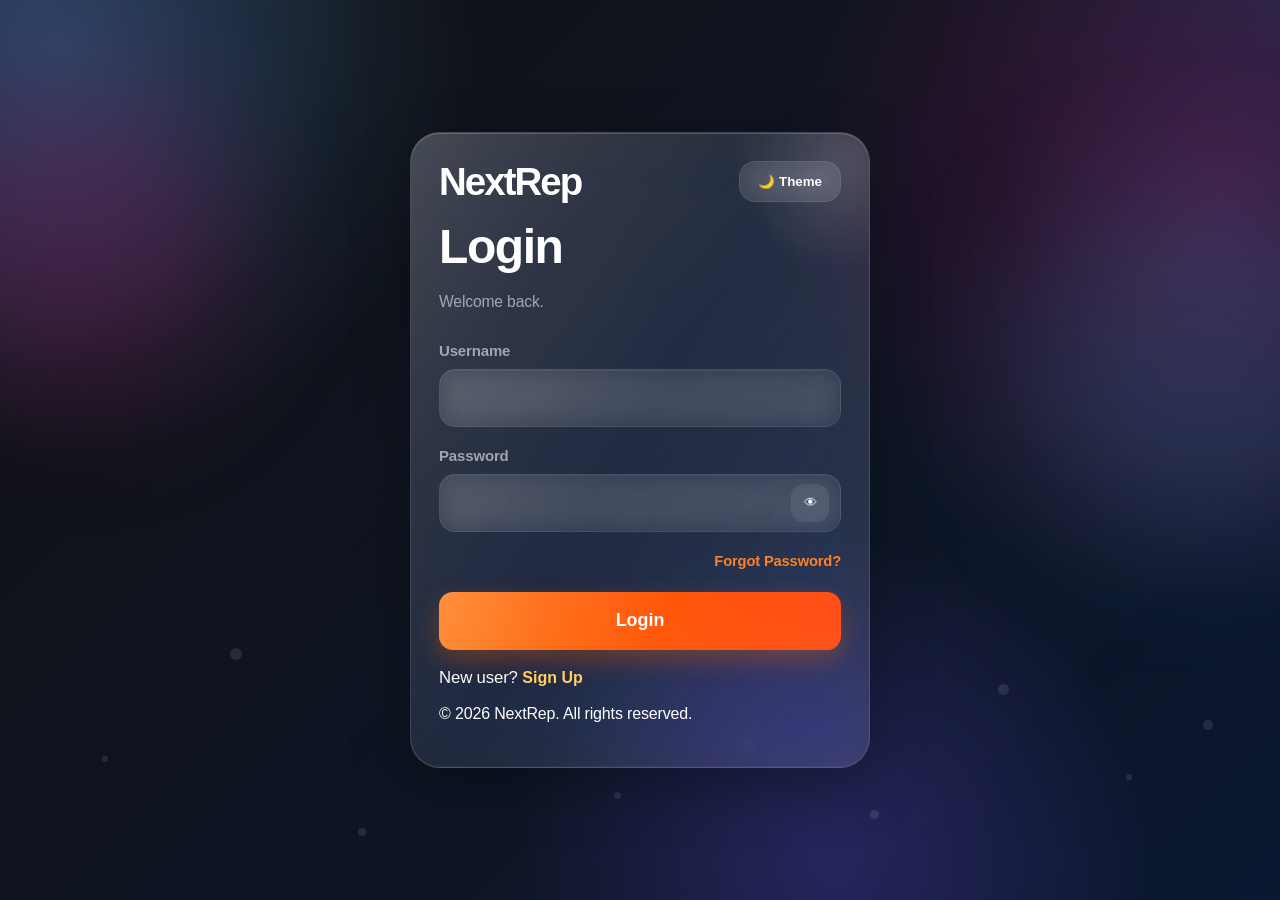
<file: profile.html>
<!DOCTYPE html>
<html lang="en">
<head>
  <meta charset="UTF-8" />
  <meta name="viewport" content="width=device-width, initial-scale=1.0" />
  <title>NextRep | Profile</title>
  <link rel="stylesheet" href="style.css" />
</head>
<body data-page="profile">

  <header class="navbar glass-nav">
    <div class="nav-left">
      <h1 class="brand">NextRep</h1>
    </div>

    <nav class="nav-links">
      <a href="dashboard.html" class="nav-btn">Dashboard</a>
      <a href="profile.html" class="nav-btn active">Profile</a>
      <a href="habits.html" class="nav-btn">Habits</a>
      <a href="create-habit.html" class="nav-btn">Create Habit</a>
      <a href="fitness.html" class="nav-btn">Fitness Mode</a>
      <button id="themeToggle" class="theme-btn" type="button">🌙 Theme</button>
      <button class="logout-btn" type="button" onclick="logout()">Logout</button>
    </nav>
  </header>

  <main class="page-shell">
    <section class="glass profile-hero-card">
      <div class="profile-hero-left">
        <div class="profile-avatar" id="profileAvatar">N</div>
        <div>
          <h2 id="profileName">NextRep User</h2>
          <p id="profileUsername">@nextrepuser</p>
        </div>
      </div>
    </section>

    <section class="glass profile-info-card">
      <div class="section-title-wrap">
        <h2>Profile Settings</h2>
        <p class="muted">Update your account details here.</p>
      </div>

      <form id="profileForm" class="profile-form-grid">
        <div class="form-group">
          <label for="fullName">Full Name</label>
          <input type="text" id="fullName" class="form-input" placeholder="Enter full name" />
        </div>

        <div class="form-group">
          <label for="profileUsernameInput">Username</label>
          <input type="text" id="profileUsernameInput" class="form-input" placeholder="Enter username" />
        </div>

        <div class="form-group profile-form-submit">
          <button type="submit" class="primary-btn">Save Profile</button>
        </div>

        <p id="profileMessage" class="auth-message"></p>
      </form>
    </section>

    <section class="glass profile-summary-card">
      <div class="section-title-wrap">
        <h2>Account Summary</h2>
      </div>

      <div class="profile-summary-grid">
        <div class="summary-box">
          <span>Full Name</span>
          <strong id="profileFullName">NextRep User</strong>
        </div>

        <div class="summary-box">
          <span>Username</span>
          <strong id="profileUserNameText">nextrepuser</strong>
        </div>
      </div>
    </section>
  </main>

  <script src="app.js"></script>
</body>
</html>
</file>
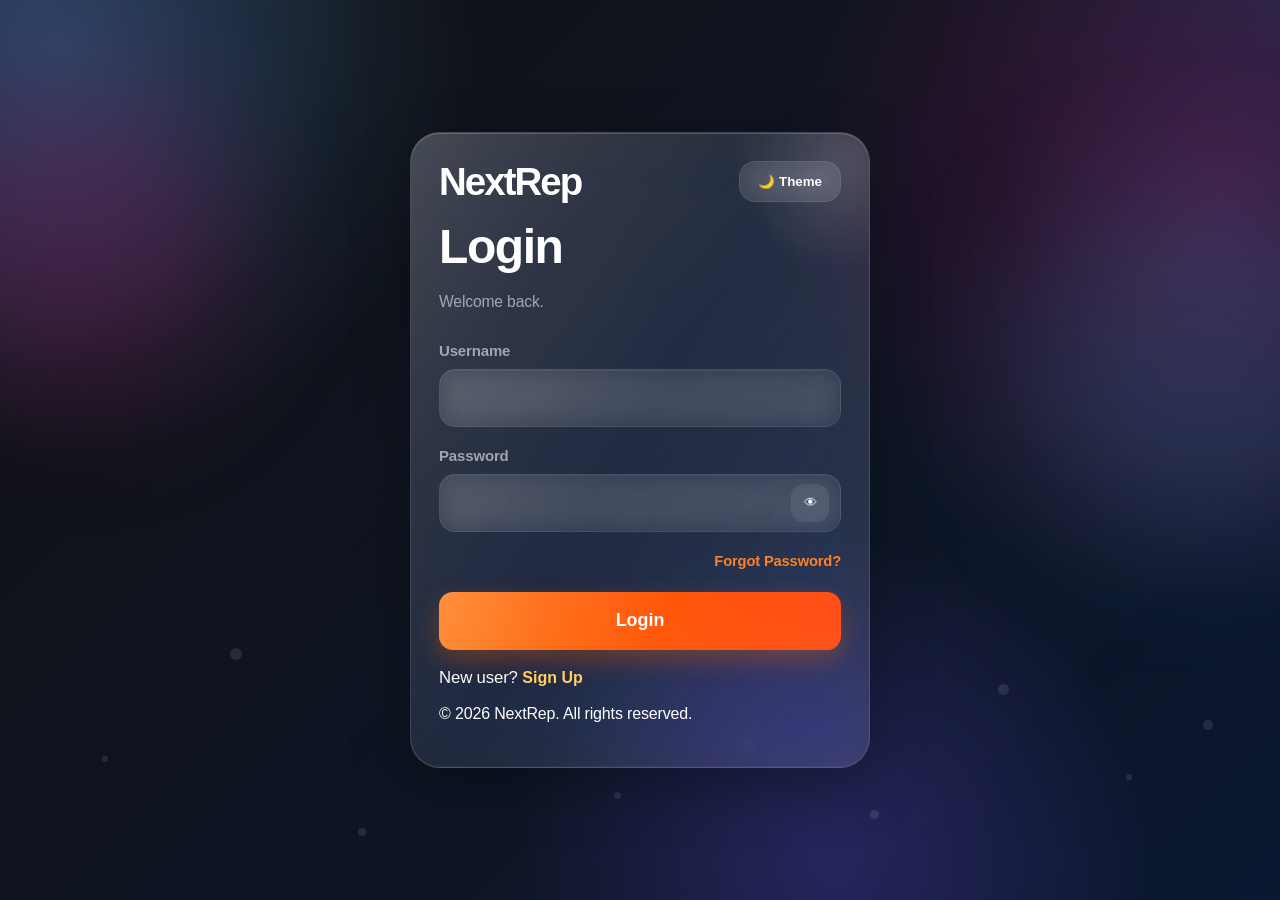
<file: recovery.html>
<!DOCTYPE html>
<html lang="en">
<head>
  <meta charset="UTF-8" />
  <meta name="viewport" content="width=device-width, initial-scale=1.0"/>
<title>NextRep | Smart Habit & Fitness Tracker</title>  <link rel="stylesheet" href="style.css" />
</head>
<body data-page="recovery">

  <header class="navbar glass-nav">
    <div class="nav-left">
      <h1 class="brand">NextRep</h1>
    </div>

    <nav class="nav-links">
      <a href="fitness.html" class="nav-btn">Fitness Home</a>
      <a href="workout.html" class="nav-btn">Workout</a>
      <a href="calories.html" class="nav-btn">Calories</a>
      <a href="nutrition.html" class="nav-btn">Nutrition</a>
      <a href="recovery.html" class="nav-btn active">Recovery</a>
      <a href="dashboard.html" class="nav-btn">Return to Habit Tracker</a>
      <button id="themeToggle" class="theme-btn" type="button">🌙 Theme</button>
      <button class="logout-btn" type="button" onclick="logout()">Logout</button>
    </nav>
  </header>

  <main class="page-shell">

    <section class="fitness-hero glass">
      <div class="fitness-hero-grid">
        <div class="hero-main">
          <span class="fitness-chip">Recovery & Injury Support</span>
          <h2>Train smarter with structured recovery guidance</h2>
          <p class="muted">
            Assess pain, choose the affected area, identify red flags, and generate a practical
            recovery plan with safer training alternatives.
          </p>

          <div class="hero-feature-row">
            <div class="hero-feature-card">
              <strong>Injury Check</strong>
              <span>Review pain level, type, and training readiness</span>
            </div>
            <div class="hero-feature-card">
              <strong>Recovery Plan</strong>
              <span>Get what-to-do, what-to-avoid, and timeline guidance</span>
            </div>
            <div class="hero-feature-card">
              <strong>Safe Alternatives</strong>
              <span>Swap risky movements for safer exercises</span>
            </div>
          </div>
        </div>

        <div class="focus-panel">
          <div class="focus-top">
            <h3>Recovery Focus</h3>
            <span class="focus-badge">Support Mode</span>
          </div>

          <div class="focus-meter-labels">
            <span>Readiness</span>
            <span id="recoveryReadinessText">Assessment Needed</span>
          </div>

          <div class="focus-meter">
            <div class="focus-meter-fill" id="recoveryReadinessBar" style="width: 30%;"></div>
          </div>

          <div class="focus-tags">
            <div class="focus-tag">Pain Check</div>
            <div class="focus-tag">Red Flags</div>
            <div class="focus-tag">Recovery Plan</div>
            <div class="focus-tag">Mobility</div>
            <div class="focus-tag">Sleep</div>
            <div class="focus-tag">Return Plan</div>
          </div>
        </div>
      </div>
    </section>

    <section class="recovery-top-grid">
      <div class="workout-form-card glass">
        <div class="section-title-wrap">
          <h2>Injury Assessment</h2>
          <p class="muted">Choose your injury profile to generate a more useful recovery plan.</p>
        </div>

        <div class="recovery-assessment-grid">
          <div class="form-group">
            <label for="recoveryArea">Affected Area</label>
            <select id="recoveryArea" class="form-input">
              <option value="shoulder">Shoulder</option>
              <option value="knee">Knee</option>
              <option value="lower_back">Lower Back</option>
              <option value="wrist">Wrist</option>
              <option value="ankle">Ankle</option>
              <option value="general">General Soreness</option>
            </select>
          </div>

          <div class="form-group">
            <label for="recoveryPainLevel">Pain Level</label>
            <select id="recoveryPainLevel" class="form-input">
              <option value="1">1 - Very Mild</option>
              <option value="2">2</option>
              <option value="3">3</option>
              <option value="4">4 - Mild</option>
              <option value="5">5 - Moderate</option>
              <option value="6">6</option>
              <option value="7">7 - High</option>
              <option value="8">8</option>
              <option value="9">9</option>
              <option value="10">10 - Severe</option>
            </select>
          </div>

          <div class="form-group">
            <label for="recoveryType">Issue Type</label>
            <select id="recoveryType" class="form-input">
              <option value="soreness">Soreness</option>
              <option value="strain">Muscle Strain</option>
              <option value="joint_pain">Joint Pain</option>
              <option value="stiffness">Stiffness</option>
              <option value="mobility_limit">Mobility Limitation</option>
            </select>
          </div>

          <div class="form-group">
            <label for="recoveryPhase">Recovery Phase</label>
            <select id="recoveryPhase" class="form-input">
              <option value="acute">Acute / Fresh</option>
              <option value="improving">Improving</option>
              <option value="return_training">Returning to Training</option>
            </select>
          </div>

          <div class="form-group">
            <label for="sleepHours">Sleep Hours</label>
            <select id="sleepHours" class="form-input">
              <option value="lt6">Less than 6 hours</option>
              <option value="6to7">6-7 hours</option>
              <option value="7to9">7-9 hours</option>
              <option value="gt9">More than 9 hours</option>
            </select>
          </div>

          <div class="form-group">
            <label for="activityReadiness">Training Readiness</label>
            <select id="activityReadiness" class="form-input">
              <option value="full_rest">Need Full Rest</option>
              <option value="light_only">Light Activity Only</option>
              <option value="modified_training">Modified Training</option>
              <option value="almost_normal">Almost Normal</option>
            </select>
          </div>

          <div class="recovery-redflags-box">
            <h4>Red Flag Check</h4>

            <div class="recovery-redflags-grid">
              <label class="recovery-check">
                <input type="checkbox" id="flagSharpPain" />
                <span>Sharp pain during movement</span>
              </label>

              <label class="recovery-check">
                <input type="checkbox" id="flagSwelling" />
                <span>Visible swelling</span>
              </label>

              <label class="recovery-check">
                <input type="checkbox" id="flagNumbness" />
                <span>Numbness or tingling</span>
              </label>

              <label class="recovery-check">
                <input type="checkbox" id="flagInstability" />
                <span>Joint instability / giving way</span>
              </label>

              <label class="recovery-check">
                <input type="checkbox" id="flagLongPain" />
                <span>Pain lasting more than 1-2 weeks</span>
              </label>
            </div>
          </div>

          <div class="planner-btn">
            <button type="button" class="primary-btn" id="generateRecoveryPlanBtn">Generate Recovery Plan</button>
          </div>
        </div>
      </div>

      <div class="workout-calendar-card glass">
        <h3>Recovery Score</h3>
        <p>Simple readiness score based on pain, sleep, and training status.</p>

        <div class="macro-summary-grid">
          <div class="macro-stat-card">
            <span>Recovery Score</span>
            <strong id="recoveryScoreText">—</strong>
          </div>
          <div class="macro-stat-card">
            <span>Readiness</span>
            <strong id="recoveryStatusText">—</strong>
          </div>
          <div class="macro-stat-card">
            <span>Sleep Support</span>
            <strong id="sleepSupportText">—</strong>
          </div>
          <div class="macro-stat-card">
            <span>Training Status</span>
            <strong id="trainingStatusText">—</strong>
          </div>
        </div>

        <div id="recoveryAlertBox" class="recovery-alert-box">
          No major alerts selected.
        </div>
      </div>
    </section>

    <section class="workout-result-card glass">
      <div class="section-title-wrap">
        <h2>Professional Recovery Plan</h2>
        <p class="muted">Actionable recovery guidance based on your assessment.</p>
      </div>

      <div class="recovery-plan-grid">
        <div class="recovery-plan-card">
          <h4>What To Do Today</h4>
          <p id="recoveryDoToday">Generate your recovery plan to view this section.</p>
        </div>

        <div class="recovery-plan-card">
          <h4>What To Avoid</h4>
          <p id="recoveryAvoidToday">Generate your recovery plan to view this section.</p>
        </div>

        <div class="recovery-plan-card">
          <h4>Mobility / Recovery Work</h4>
          <p id="recoveryMobilityToday">Generate your recovery plan to view this section.</p>
        </div>

        <div class="recovery-plan-card">
          <h4>Return To Training Advice</h4>
          <p id="recoveryReturnTraining">Generate your recovery plan to view this section.</p>
        </div>
      </div>
    </section>

    <section class="workout-result-card glass">
      <div class="section-title-wrap">
        <h2>Safe Exercise Alternatives</h2>
        <p class="muted">Swap risky exercises for safer options while recovering.</p>
      </div>

      <div class="recovery-plan-grid">
        <div class="recovery-plan-card">
          <h4>Exercises To Reduce</h4>
          <p id="recoveryReduceExercises">Generate your recovery plan to view this section.</p>
        </div>

        <div class="recovery-plan-card">
          <h4>Safer Alternatives</h4>
          <p id="recoveryAlternativeExercises">Generate your recovery plan to view this section.</p>
        </div>
      </div>
    </section>

    <section class="workout-result-card glass">
      <div class="section-title-wrap">
        <h2>Daily Recovery Checklist</h2>
        <p class="muted">Use this as your minimum recovery standard for the day.</p>
      </div>

      <div class="recovery-checklist-grid" id="recoveryChecklistGrid">
        <div class="checklist-card">Hydration target</div>
        <div class="checklist-card">Protein intake</div>
        <div class="checklist-card">Sleep routine</div>
        <div class="checklist-card">Mobility work</div>
        <div class="checklist-card">Pain re-check</div>
        <div class="checklist-card">Light walking / movement</div>
      </div>
    </section>

    <section class="workout-result-card glass">
      <div class="section-title-wrap">
        <h2>Professional Note</h2>
      </div>

      <div class="nutrition-note-box">
        This recovery mode is for general support and training modification only. If your pain is sharp,
        worsening, associated with swelling, instability, numbness, or persists for more than 1–2 weeks,
        reduce training and seek evaluation from a qualified medical professional.
      </div>
    </section>

  </main>

  <script src="app.js"></script>
</body>
<p>© 2026 NextRep. All rights reserved.</p>
</html>
</file>
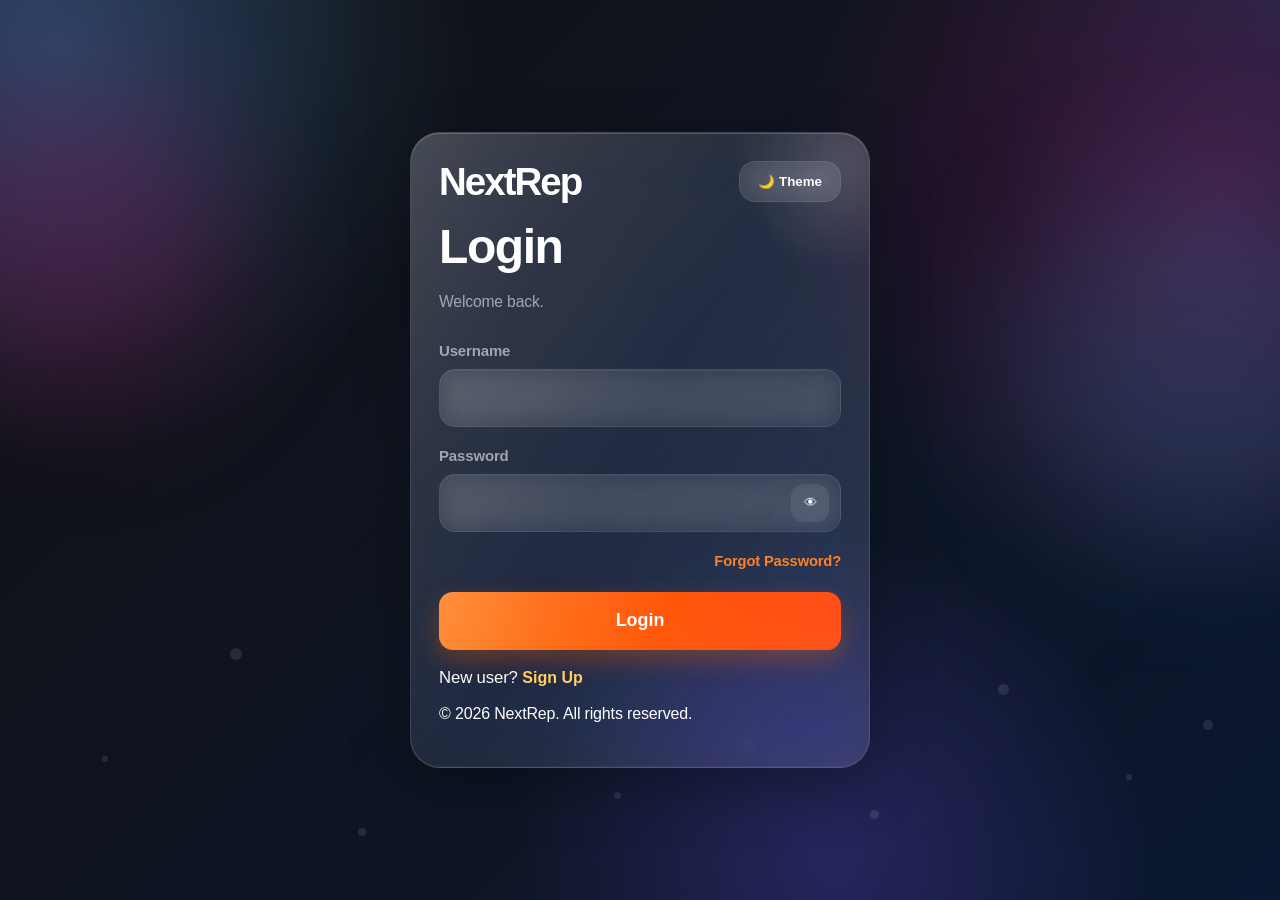
<file: workout.html>
<!DOCTYPE html>
<html lang="en">
<head>
  <meta charset="UTF-8" />
  <meta name="viewport" content="width=device-width, initial-scale=1.0"/>
<title>NextRep | Smart Habit & Fitness Tracker</title>  <link rel="stylesheet" href="style.css" />
  <link rel="stylesheet" href="style.css" />
</head>
<body data-page="workout">

  <header class="navbar glass-nav">
    <div class="nav-left">
      <h1 class="brand">NextRep</h1>
    </div>

    <nav class="nav-links">
      <a href="fitness.html" class="nav-btn">Fitness Home</a>
      <a href="workout.html" class="nav-btn active">Workout</a>
      <a href="calories.html" class="nav-btn">Calories</a>
      <a href="nutrition.html" class="nav-btn">Nutrition</a>
      <a href="recovery.html" class="nav-btn">Recovery</a>
      <a href="dashboard.html" class="nav-btn">Return to Habit Tracker</a>
      <button id="themeToggle" class="theme-btn" type="button">🌙 Theme</button>
      <button class="logout-btn" type="button" onclick="logout()">Logout</button>
    </nav>
  </header>

  <main class="page-shell">

    <section class="fitness-hero glass">
      <div class="fitness-hero-grid">
        <div class="hero-main">
          <span class="fitness-chip">Elite Training Zone</span>
          <h2>Build a stronger body with a premium gym plan</h2>
          <p class="muted">
            Generate a workout split based on your goal, experience, age, height, weight,
            training setup, split style, and weekly frequency.
          </p>

          <div class="hero-feature-row">
            <div class="hero-feature-card">
              <strong>Strength</strong>
              <span>Progressive overload focused</span>
            </div>
            <div class="hero-feature-card">
              <strong>Recovery</strong>
              <span>Balanced weekly structure</span>
            </div>
            <div class="hero-feature-card">
              <strong>Results</strong>
              <span>Built for consistency</span>
            </div>
          </div>
        </div>

        <div class="focus-panel">
          <div class="focus-top">
            <h3>Training Focus</h3>
            <span class="focus-badge">Gym Mode</span>
          </div>

          <div class="focus-meter-labels">
            <span>Intensity</span>
            <span>High</span>
          </div>

          <div class="focus-meter">
            <div class="focus-meter-fill"></div>
          </div>

          <div class="focus-tags">
            <div class="focus-tag">Chest</div>
            <div class="focus-tag">Back</div>
            <div class="focus-tag">Legs</div>
            <div class="focus-tag">Shoulders</div>
            <div class="focus-tag">Arms</div>
            <div class="focus-tag">Core</div>
          </div>
        </div>
      </div>
    </section>

    <section class="workout-top-grid">
      <div class="workout-body-card glass">
        <h3>Body Focus</h3>
        <p>Your training split emphasizes these muscle groups.</p>

        <div class="body-visual-wrap">
          <div class="body-visual">
            <div class="body-head"></div>
            <div class="body-core"></div>
            <div class="body-legs"></div>

            <span class="body-dot secondary" style="top: 16px; left: 50%; transform: translateX(-50%);"></span>
            <span class="body-dot chest"></span>
            <span class="body-dot left-shoulder"></span>
            <span class="body-dot right-shoulder"></span>
            <span class="body-dot left-arm"></span>
            <span class="body-dot right-arm"></span>
            <span class="body-dot core"></span>
            <span class="body-dot left-leg"></span>
            <span class="body-dot right-leg"></span>
          </div>

          <div class="body-legend">
            <div class="legend-row">
              <span class="legend-dot primary"></span>
              <span>Primary focus</span>
            </div>
            <div class="legend-row">
              <span class="legend-dot secondary"></span>
              <span>Secondary support</span>
            </div>
          </div>
        </div>
      </div>

      <div class="workout-calendar-card glass">
        <h3>Weekly Training Calendar</h3>
        <p>A preview of how your week is structured.</p>

        <div class="calendar-row">
          <div class="calendar-day">
            <strong>Mon</strong>
            <span>Push</span>
          </div>
          <div class="calendar-day">
            <strong>Tue</strong>
            <span>Pull</span>
          </div>
          <div class="calendar-day">
            <strong>Wed</strong>
            <span>Legs</span>
          </div>
          <div class="calendar-day">
            <strong>Thu</strong>
            <span>Recovery</span>
          </div>
          <div class="calendar-day">
            <strong>Fri</strong>
            <span>Upper</span>
          </div>
          <div class="calendar-day">
            <strong>Sat</strong>
            <span>Lower</span>
          </div>
          <div class="calendar-day rest">
            <strong>Sun</strong>
            <span>Rest</span>
          </div>
        </div>
      </div>
    </section>

    <section class="workout-layout">
      <div class="workout-form-card glass">
        <div class="section-title-wrap">
          <h2>Build Your Plan</h2>
          <p class="muted">Enter your fitness details and generate your training split.</p>
        </div>

        <form id="workoutForm" class="create-form">
          <div class="workout-form-grid">

            <div class="form-group">
              <label for="fitnessGoal">Fitness Goal</label>
              <select id="fitnessGoal" class="form-input" required>
                <option value="" disabled selected>Select goal</option>
                <option value="muscle_gain">Muscle Gain</option>
                <option value="fat_loss">Fat Loss</option>
                <option value="body_recomp">Body Recomposition</option>
                <option value="strength">Strength</option>
                <option value="endurance">Endurance</option>
              </select>
            </div>

            <div class="form-group">
              <label for="fitnessLevel">Experience Level</label>
              <select id="fitnessLevel" class="form-input" required>
                <option value="" disabled selected>Select level</option>
                <option value="beginner">Beginner</option>
                <option value="intermediate">Intermediate</option>
                <option value="advanced">Advanced</option>
              </select>
            </div>

            <div class="form-group">
              <label for="fitnessAge">Age</label>
              <input type="number" id="fitnessAge" class="form-input" placeholder="21" min="12" max="80" required />
            </div>

            <div class="form-group">
              <label for="fitnessHeight">Height (cm)</label>
              <input type="number" id="fitnessHeight" class="form-input" placeholder="173" min="100" max="250" required />
            </div>

            <div class="form-group">
              <label for="fitnessWeight">Weight (kg)</label>
              <input type="number" id="fitnessWeight" class="form-input" placeholder="79" min="25" max="250" required />
            </div>

            <div class="form-group">
              <label for="workoutPlace">Training Setup</label>
              <select id="workoutPlace" class="form-input" required>
                <option value="" disabled selected>Select setup</option>
                <option value="gym">Gym</option>
                <option value="home">Home</option>
              </select>
            </div>

            <div class="form-group">
              <label for="trainingSplit">Training Split</label>
              <select id="trainingSplit" class="form-input">
                <option value="" disabled selected>Select split</option>
                <option value="push_pull_legs">Push Pull Legs</option>
                <option value="upper_lower">Upper Lower</option>
                <option value="bro_split">Bro Split</option>
                <option value="full_body">Full Body</option>
              </select>
            </div>

            <div class="form-group">
              <label for="fitnessDifficulty">Workout Difficulty</label>
              <select id="fitnessDifficulty" class="form-input">
                <option value="" disabled selected>Select difficulty</option>
                <option value="easy">Easy</option>
                <option value="moderate">Moderate</option>
                <option value="hard">Hard</option>
              </select>
            </div>

            <div class="form-group">
              <label for="workoutDays">Workout Days Per Week</label>
              <select id="workoutDays" class="form-input" required>
                <option value="" disabled selected>Select days</option>
                <option value="3">3 Days</option>
                <option value="4">4 Days</option>
                <option value="5">5 Days</option>
                <option value="6">6 Days</option>
              </select>
            </div>

            <div class="form-group">
              <label for="injuryArea">Injury / Limitation</label>
              <select id="injuryArea" class="form-input">
                <option value="none" selected>None</option>
                <option value="shoulder">Shoulder</option>
                <option value="knee">Knee</option>
                <option value="lower_back">Lower Back</option>
                <option value="wrist">Wrist</option>
                <option value="ankle">Ankle</option>
              </select>
            </div>
          </div>

          <button type="submit" class="primary-btn">Generate Workout</button>
          <p id="workoutMessage" class="auth-message"></p>
        </form>
      </div>

      <div class="workout-result-card glass">
        <div class="section-title-wrap">
          <h2>Your Training Split</h2>
          <p class="muted">Your generated gym plan appears here.</p>
        </div>

        <div class="result-action-row">
          <button type="button" class="secondary-action-btn" onclick="saveGeneratedWorkout()">Save Plan</button>
          <button type="button" class="secondary-action-btn" onclick="window.print()">Print Plan</button>
        </div>

        <div id="workoutPlanOutput" class="workout-output-empty">
          <h3>No workout generated yet</h3>
          <p>Fill in your details and generate your premium gym plan.</p>
        </div>

        <div class="saved-plans-box">
          <h4>Saved Plans</h4>
          <p>Quick access to your stored workout plans.</p>
          <div id="savedWorkoutPlans"></div>
        </div>
      </div>
    </section>

  </main>

  <script src="app.js"></script>
</body>
<p>© 2026 NextRep. All rights reserved.</p>
</html>
</file>
<file: style.css>
.welcome-nav,
.welcome-page,
.auth-card {
  position: relative;
  z-index: 2;
}

/* ANIMATED BACKGROUND */
body[data-page="welcome"],
body[data-page="auth"],
body.auth-page {
  position: relative;
  overflow-x: hidden;
}

body[data-page="welcome"]::before,
body[data-page="welcome"]::after,
body[data-page="auth"]::before,
body[data-page="auth"]::after,
body.auth-page::before,
body.auth-page::after {
  content: "";
  position: fixed;
  inset: auto;
  border-radius: 50%;
  filter: blur(70px);
  pointer-events: none;
  z-index: 0;
  animation: floatBlob 14s ease-in-out infinite;
}

body[data-page="welcome"]::before,
body[data-page="auth"]::before,
body.auth-page::before {
  width: 320px;
  height: 320px;
  left: -80px;
  top: 80px;
  background: rgba(255, 0, 128, 0.16);
}

body[data-page="welcome"]::after,
body[data-page="auth"]::after,
body.auth-page::after {
  width: 360px;
  height: 360px;
  right: -100px;
  top: 180px;
  background: rgba(83, 199, 255, 0.16);
  animation-delay: -6s;
}

.moving-bg {
  position: fixed;
  inset: 0;
  z-index: -2;
  overflow: hidden;
  pointer-events: none;
}

.moving-bg::before,
.moving-bg::after {
  content: "";
  position: absolute;
  inset: -20%;
  background:
    radial-gradient(circle at 20% 20%, rgba(83, 199, 255, 0.14), transparent 22%),
    radial-gradient(circle at 80% 30%, rgba(255, 0, 128, 0.12), transparent 24%),
    radial-gradient(circle at 60% 80%, rgba(120, 84, 255, 0.14), transparent 20%),
    linear-gradient(135deg, rgba(255,255,255,0.02), rgba(255,255,255,0));
  animation: gradientShift 16s linear infinite;
  transform: scale(1.08);
}

.moving-bg::after {
  animation-duration: 24s;
  animation-direction: reverse;
  opacity: 0.8;
}

.bg-particles {
  position: fixed;
  inset: 0;
  z-index: -1;
  pointer-events: none;
  overflow: hidden;
}

.bg-particles span {
  position: absolute;
  display: block;
  width: 10px;
  height: 10px;
  border-radius: 50%;
  background: rgba(255, 255, 255, 0.1);
  animation: particleFloat linear infinite;
}

.bg-particles span:nth-child(1)  { left: 8%;  top: 84%; width: 6px;  height: 6px;  animation-duration: 18s; animation-delay: -2s; }
.bg-particles span:nth-child(2)  { left: 18%; top: 72%; width: 12px; height: 12px; animation-duration: 22s; animation-delay: -6s; }
.bg-particles span:nth-child(3)  { left: 28%; top: 92%; width: 8px;  height: 8px;  animation-duration: 17s; animation-delay: -3s; }
.bg-particles span:nth-child(4)  { left: 38%; top: 78%; width: 10px; height: 10px; animation-duration: 24s; animation-delay: -8s; }
.bg-particles span:nth-child(5)  { left: 48%; top: 88%; width: 7px;  height: 7px;  animation-duration: 20s; animation-delay: -4s; }
.bg-particles span:nth-child(6)  { left: 58%; top: 82%; width: 13px; height: 13px; animation-duration: 26s; animation-delay: -10s; }
.bg-particles span:nth-child(7)  { left: 68%; top: 90%; width: 9px;  height: 9px;  animation-duration: 19s; animation-delay: -7s; }
.bg-particles span:nth-child(8)  { left: 78%; top: 76%; width: 11px; height: 11px; animation-duration: 23s; animation-delay: -11s; }
.bg-particles span:nth-child(9)  { left: 88%; top: 86%; width: 6px;  height: 6px;  animation-duration: 16s; animation-delay: -5s; }
.bg-particles span:nth-child(10) { left: 94%; top: 80%; width: 10px; height: 10px; animation-duration: 21s; animation-delay: -9s; }

@keyframes floatBlob {
  0%, 100% { transform: translate3d(0, 0, 0) scale(1); }
  25% { transform: translate3d(20px, -18px, 0) scale(1.04); }
  50% { transform: translate3d(-16px, 14px, 0) scale(0.98); }
  75% { transform: translate3d(18px, 10px, 0) scale(1.03); }
}

@keyframes gradientShift {
  0% { transform: translate3d(0, 0, 0) rotate(0deg) scale(1.08); }
  50% { transform: translate3d(-2%, -1%, 0) rotate(180deg) scale(1.12); }
  100% { transform: translate3d(0, 0, 0) rotate(360deg) scale(1.08); }
}

@keyframes particleFloat {
  0% { transform: translateY(0) scale(1); opacity: 0; }
  10% { opacity: 0.65; }
  50% { transform: translateY(-45vh) translateX(20px) scale(1.1); opacity: 0.4; }
  100% { transform: translateY(-95vh) translateX(-10px) scale(0.9); opacity: 0; }
}

body.light-mode .moving-bg::before,
body.light-mode .moving-bg::after {
  background:
    radial-gradient(circle at 20% 20%, rgba(33, 150, 243, 0.11), transparent 22%),
    radial-gradient(circle at 80% 30%, rgba(255, 61, 141, 0.09), transparent 24%),
    radial-gradient(circle at 60% 80%, rgba(120, 84, 255, 0.1), transparent 20%),
    linear-gradient(135deg, rgba(15,23,42,0.02), rgba(255,255,255,0));
}

body.light-mode .bg-particles span {
  background: rgba(24, 35, 60, 0.1);
}

:root {
  --bg-main: #07101f;
  --bg-main-2: #0b1831;
  --card-bg: rgba(24, 31, 53, 0.82);
  --card-border: rgba(255, 255, 255, 0.08);
  --text-main: #eef3ff;
  --text-soft: #aeb8d3;
  --blue: #53c7ff;
  --blue-2: #3a8cff;
  --pink: #ff0a78;
  --shadow: 0 20px 60px rgba(0, 0, 0, 0.28);
  --radius-xl: 28px;
  --radius-lg: 22px;
  --radius-md: 16px;
}

body.light-mode {
  --bg-main: #eef4ff;
  --bg-main-2: #dfeaff;
  --card-bg: rgba(255, 255, 255, 0.88);
  --card-border: rgba(20, 40, 90, 0.08);
  --text-main: #18233c;
  --text-soft: #5f6d8c;
  --blue: #2196f3;
  --blue-2: #4db6ff;
  --pink: #ff197a;
  --shadow: 0 20px 60px rgba(54, 77, 121, 0.16);
}

* {
  box-sizing: border-box;
  transition:
    background-color 0.28s ease,
    border-color 0.28s ease,
    color 0.28s ease,
    box-shadow 0.28s ease,
    transform 0.28s ease;
}

html {
  margin: 0;
  padding: 0;
  min-height: 100%;
  scroll-behavior: smooth;
}

body {
  margin: 0;
  padding: 0;
  min-height: 100%;
  font-family: Inter, "Segoe UI", Arial, sans-serif;
  color: var(--text-main);
  background:
    radial-gradient(circle at top left, rgba(114, 82, 255, 0.16), transparent 24%),
    radial-gradient(circle at top right, rgba(41, 183, 255, 0.12), transparent 22%),
    linear-gradient(135deg, var(--bg-main), var(--bg-main-2));
  overflow-x: hidden;
  transition: background 0.35s ease, color 0.35s ease;
  letter-spacing: -0.01em;
}

a {
  text-decoration: none;
}

h1, h2, h3, h4 {
  letter-spacing: -0.03em;
  line-height: 1.05;
}

.glass,
.glass-nav {
  position: relative;
  overflow: hidden;
  background:
    linear-gradient(135deg, rgba(255,255,255,0.13), rgba(255,255,255,0.05));
  border: 1px solid rgba(255, 255, 255, 0.12);
  backdrop-filter: blur(24px) saturate(180%);
  -webkit-backdrop-filter: blur(24px) saturate(180%);
  box-shadow:
    0 18px 60px rgba(0, 0, 0, 0.28),
    inset 0 1px 0 rgba(255,255,255,0.18),
    inset 0 -1px 0 rgba(255,255,255,0.04);
}

.glass::before,
.glass-nav::before {
  content: "";
  position: absolute;
  inset: 0;
  background:
    linear-gradient(
      120deg,
      rgba(255,255,255,0.12) 0%,
      rgba(255,255,255,0.04) 22%,
      rgba(255,255,255,0.01) 45%,
      rgba(255,255,255,0.05) 70%,
      rgba(255,255,255,0.10) 100%
    );
  pointer-events: none;
  opacity: 0.75;
}

.glass::after,
.glass-nav::after {
  content: "";
  position: absolute;
  width: 180px;
  height: 180px;
  border-radius: 50%;
  top: -80px;
  right: -80px;
  background: radial-gradient(circle, rgba(255,255,255,0.14), transparent 70%);
  pointer-events: none;
}

.brand {
  margin: 0;
  font-size: clamp(2rem, 3vw, 2.5rem);
  font-weight: 800;
  letter-spacing: -0.05em;
  color: var(--text-main);
}

.muted {
  color: var(--text-soft);
  line-height: 1.75;
  font-size: 0.98rem;
}

/* AUTH */
.auth-page {
  min-height: 100vh;
  display: grid;
  place-items: center;
  padding: 32px 16px;
}

.auth-card {
  width: 100%;
  max-width: 460px;
  border-radius: 30px;
  padding: 28px;
  position: relative;
  z-index: 2;
}

.auth-top {
  display: flex;
  align-items: center;
  justify-content: space-between;
  margin-bottom: 20px;
}

.auth-view {
  display: none;
}

.auth-view.active {
  display: block;
}

.auth-view h2 {
  margin: 0 0 8px;
  font-size: 3rem;
  font-weight: 800;
}

.auth-form {
  margin-top: 26px;
}

.form-group {
  display: flex;
  flex-direction: column;
  gap: 10px;
  margin-bottom: 20px;
}

.form-group label {
  font-size: 15px;
  font-weight: 600;
  color: var(--text-soft);
}

.form-input,
.date-input {
  width: 100%;
  height: 58px;
  padding: 0 18px;
  border-radius: 16px;
  border: 1px solid var(--card-border);
  background:
    linear-gradient(135deg, rgba(255,255,255,0.08), rgba(255,255,255,0.03));
  color: var(--text-main);
  font-size: 16px;
  outline: none;
  backdrop-filter: blur(12px);
  -webkit-backdrop-filter: blur(12px);
  box-shadow: inset 0 1px 0 rgba(255,255,255,0.05);
}

.form-input:hover,
.date-input:hover,
select.form-input:hover {
  border-color: rgba(255,255,255,0.14);
}

.form-input:focus,
.date-input:focus,
select.form-input:focus {
  border-color: rgba(83, 199, 255, 0.7);
  box-shadow: 0 0 0 4px rgba(83, 199, 255, 0.12);
  transform: translateY(-1px);
}

.password-field {
  position: relative;
  display: flex;
  align-items: center;
}

.password-field .form-input {
  padding-right: 58px;
}

.toggle-password {
  position: absolute;
  top: 50%;
  right: 12px;
  transform: translateY(-50%);
  width: 38px;
  height: 38px;
  border: none;
  border-radius: 12px;
  background: rgba(255, 255, 255, 0.08);
  color: var(--text-main);
  cursor: pointer;
  display: grid;
  place-items: center;
}

.toggle-password:hover {
  background: rgba(83, 199, 255, 0.16);
  transform: translateY(-50%) scale(1.05);
}

.primary-btn,
.theme-btn,
.nav-btn,
.logout-btn,
.text-btn,
.action-btn {
  border: none;
  cursor: pointer;
  font-weight: 700;
}

.primary-btn,
.primary-link-btn {
  position: relative;
  overflow: hidden;
  isolation: isolate;
}

.primary-btn::before,
.primary-link-btn::before {
  content: "";
  position: absolute;
  inset: 0;
  background:
    linear-gradient(
      120deg,
      rgba(255,255,255,0.18) 0%,
      rgba(255,255,255,0.05) 28%,
      rgba(255,255,255,0) 55%,
      rgba(255,255,255,0.12) 100%
    );
  opacity: 0.9;
  pointer-events: none;
}

.primary-btn {
  width: 100%;
  height: 58px;
  border-radius: 18px;
  background: linear-gradient(135deg, var(--blue), var(--blue-2));
  color: white;
  font-size: 1.12rem;
  margin-top: 6px;
  box-shadow: 0 12px 24px rgba(69, 165, 255, 0.25);
}

.primary-btn:hover,
.primary-link-btn:hover {
  transform: translateY(-3px) scale(1.01);
  box-shadow: 0 18px 30px rgba(69, 165, 255, 0.3);
}

.switch-text {
  margin-top: 18px;
  font-size: 1.05rem;
}

.text-btn {
  background: transparent;
  color: #ffd166;
  font-size: 1rem;
  padding: 0;
}

.text-btn:hover {
  color: var(--blue);
}

.auth-message {
  min-height: 24px;
  margin-top: 14px;
  color: #ffb4c7;
  font-weight: 600;
}

.theme-btn,
.nav-btn,
.logout-btn {
  padding: 12px 18px;
  border-radius: 16px;
  background: rgba(255, 255, 255, 0.07);
  color: var(--text-main);
  position: relative;
  overflow: hidden;
  backdrop-filter: blur(14px);
  -webkit-backdrop-filter: blur(14px);
  border: 1px solid rgba(255,255,255,0.08);
}

.theme-btn:hover,
.nav-btn:hover,
.logout-btn:hover {
  transform: translateY(-2px);
  background: rgba(83, 199, 255, 0.14);
}

.nav-btn.active {
  background: rgba(255, 255, 255, 0.12);
  box-shadow:
    0 10px 26px rgba(0,0,0,0.12),
    inset 0 1px 0 rgba(255,255,255,0.16);
}

.bg-orb {
  position: fixed;
  border-radius: 50%;
  filter: blur(60px);
  z-index: 0;
  pointer-events: none;
}

.orb-left {
  width: 280px;
  height: 280px;
  background: rgba(130, 94, 255, 0.22);
  left: -80px;
  top: 60px;
}

.orb-right {
  width: 320px;
  height: 320px;
  background: rgba(0, 183, 255, 0.18);
  right: -100px;
  top: 20px;
}

/* NAV */
.navbar {
  position: sticky;
  top: 0;
  z-index: 100;
  min-height: 78px;
  display: flex;
  align-items: center;
  justify-content: space-between;
  gap: 16px;
  padding: 14px 24px;
  border-bottom: 1px solid var(--card-border);
}

.nav-links {
  display: flex;
  flex-wrap: wrap;
  gap: 12px;
  align-items: center;
}

/* DASHBOARD */
body[data-page="dashboard"] {
  overflow-x: hidden;
  overflow-y: auto;
}

.dashboard-page {
  min-height: auto;
  padding: 20px 16px 28px;
}

.dashboard-wrapper {
  width: min(1300px, 100%);
  margin: 0 auto;
  display: flex;
  flex-direction: column;
  gap: 18px;
}

.dashboard-top {
  display: grid;
  grid-template-columns: minmax(0, 2fr) minmax(320px, 1fr);
  gap: 18px;
  align-items: start;
}

.chart-card,
.performance-card,
.stats-card {
  width: 100%;
}

.chart-card {
  padding: 24px;
  min-height: 0;
  border-radius: var(--radius-xl);
}

.performance-card {
  padding: 22px;
  min-height: 0;
  display: flex;
  flex-direction: column;
  gap: 18px;
  border-radius: var(--radius-xl);
}

.stats-card {
  border-radius: var(--radius-xl);
  padding: 24px;
  min-height: 120px;
}

.chart-card,
.performance-card,
.stats-card,
.habit-card,
.create-card,
.preview-card,
.profile-card,
.profile-form-card,
.page-header,
.empty-state,
.welcome-user-card,
.fitness-card,
.fitness-hero {
  position: relative;
  overflow: hidden;
}

.chart-card:hover,
.performance-card:hover,
.stats-card:hover,
.habit-card:hover,
.create-card:hover,
.preview-card:hover,
.profile-card:hover,
.profile-form-card:hover,
.page-header:hover,
.welcome-user-card:hover,
.fitness-card:hover,
.fitness-hero:hover {
  transform: translateY(-4px);
  box-shadow:
    0 26px 70px rgba(0,0,0,0.24),
    inset 0 1px 0 rgba(255,255,255,0.18);
}

.card-header h2,
.performance-card h2 {
  margin: 0 0 8px;
  font-size: 2rem;
}

.chart-legend {
  display: flex;
  justify-content: center;
  gap: 22px;
  margin-top: 10px;
  color: var(--text-soft);
  font-weight: 700;
}

.chart-legend span {
  display: inline-flex;
  align-items: center;
  gap: 8px;
}

.legend-dot {
  width: 14px;
  height: 14px;
  border-radius: 999px;
  display: inline-block;
}

.done-dot {
  background: linear-gradient(180deg, #39c8ff, #2897d6);
}

.miss-dot {
  background: linear-gradient(180deg, #ff1b86, #ef006b);
}

.fake-chart {
  margin-top: 18px;
  width: 100%;
  height: 460px;
  border-radius: 24px;
  padding: 18px;
  display: grid;
  grid-template-columns: 76px minmax(0, 1fr);
  gap: 14px;
  background:
    linear-gradient(180deg, rgba(255,255,255,0.04), rgba(255,255,255,0.02));
  border: 1px solid var(--card-border);
  overflow: hidden;
  box-shadow:
    inset 0 1px 0 rgba(255,255,255,0.05),
    0 10px 30px rgba(0,0,0,0.12);
}

.chart-side-labels {
  height: 100%;
  display: grid;
  grid-template-rows: 1fr auto 1fr;
  color: var(--text-soft);
  font-size: 12px;
  font-weight: 600;
}

.top-labels,
.bottom-labels {
  display: flex;
  flex-direction: column;
  justify-content: space-between;
  align-items: flex-end;
}

.top-labels {
  padding-top: 4px;
  padding-bottom: 10px;
}

.bottom-labels {
  padding-top: 10px;
  padding-bottom: 4px;
}

.baseline-label {
  height: 2px;
  display: flex;
  align-items: center;
  justify-content: flex-end;
  transform: translateY(-1px);
}

.chart-plot {
  position: relative;
  height: 100%;
  border-radius: 18px;
  overflow: hidden;
}

.chart-middle-line {
  position: absolute;
  left: 0;
  right: 0;
  top: 50%;
  height: 2px;
  background: rgba(255, 0, 110, 0.55);
  z-index: 2;
}

.chart-grid-lines {
  position: absolute;
  inset: 0;
  background:
    repeating-linear-gradient(
      to right,
      rgba(255,255,255,0.04) 0,
      rgba(255,255,255,0.04) 1px,
      transparent 1px,
      transparent 14.285%
    ),
    linear-gradient(
      to bottom,
      rgba(255,255,255,0.05) 0%,
      rgba(255,255,255,0.05) 1px,
      transparent 1px,
      transparent 25%,
      rgba(255,255,255,0.05) 25%,
      rgba(255,255,255,0.05) calc(25% + 1px),
      transparent calc(25% + 1px),
      transparent 50%,
      rgba(255,255,255,0.05) 50%,
      rgba(255,255,255,0.05) calc(50% + 1px),
      transparent calc(50% + 1px),
      transparent 75%,
      rgba(255,255,255,0.05) 75%,
      rgba(255,255,255,0.05) calc(75% + 1px),
      transparent calc(75% + 1px),
      transparent 100%
    );
  z-index: 1;
  pointer-events: none;
}

.chart-grid {
  position: relative;
  z-index: 3;
  height: 100%;
  display: flex;
  align-items: stretch;
  justify-content: space-between;
  gap: 10px;
  padding: 12px 10px 40px;
}

.chart-bar-group {
  flex: 1;
  min-width: 64px;
  position: relative;
  display: flex;
  justify-content: center;
}

.chart-bar-stack {
  position: relative;
  width: 100%;
  height: 100%;
}

.bar {
  position: absolute;
  width: 28px;
  left: 50%;
  transform: translateX(-50%);
  border-radius: 10px;
}

.bar.done {
  bottom: 50%;
  margin-bottom: 2px;
  background: linear-gradient(180deg, #39c8ff, #2897d6);
  box-shadow: 0 10px 24px rgba(57, 200, 255, 0.18);
}

.bar.miss {
  top: 50%;
  margin-top: 2px;
  background: linear-gradient(180deg, #ff1b86, #ef006b);
  box-shadow: 0 10px 24px rgba(239, 0, 107, 0.18);
}

.bar-label {
  position: absolute;
  left: 50%;
  transform: translateX(-50%);
  font-size: 12px;
  font-weight: 700;
  color: #dfe8ff;
  pointer-events: none;
  white-space: nowrap;
}

.bar-label.done-label {
  bottom: calc(50% + 8px);
}

.bar-label.miss-label {
  top: calc(50% + 8px);
}

.chart-date {
  position: absolute;
  bottom: -30px;
  left: 50%;
  transform: translateX(-50%);
  color: var(--text-soft);
  font-size: 13px;
  font-weight: 600;
  white-space: nowrap;
}

.section-box,
.overall-box {
  padding: 18px;
  border-radius: 22px;
  background: rgba(255, 255, 255, 0.04);
  border: 1px solid var(--card-border);
}

.section-box h3 {
  margin: 0 0 12px;
  font-size: 18px;
}

.progress-rings {
  display: flex;
  justify-content: center;
  align-items: center;
  gap: 18px;
  flex-wrap: wrap;
}

.ring-box {
  display: flex;
  align-items: center;
  justify-content: center;
}

.ring {
  --size: 110px;
  width: var(--size);
  height: var(--size);
  border-radius: 50%;
  display: grid;
  place-items: center;
  position: relative;
  background:
    radial-gradient(closest-side, rgba(20, 28, 48, 0.96) 76%, transparent 77% 100%),
    conic-gradient(var(--ring-color) calc(var(--percent) * 1%), rgba(255,255,255,0.12) 0);
}

.ring-blue {
  --ring-color: #50d0ff;
}

.ring-cyan {
  --ring-color: #66d6ff;
}

.ring-gray {
  --ring-color: #7b8190;
}

.ring-inner {
  display: flex;
  flex-direction: column;
  align-items: center;
  text-align: center;
}

.ring-inner strong {
  font-size: 1.9rem;
  color: var(--text-main);
}

.ring-inner span {
  color: var(--text-soft);
  font-weight: 600;
}

.overall-box p {
  margin: 0;
  text-align: center;
  font-size: 1.2rem;
  color: var(--text-soft);
}

.overall-box strong {
  color: var(--text-main);
}

.stats-row {
  display: grid;
  grid-template-columns: repeat(3, minmax(0, 1fr));
  gap: 16px;
}

.stats-card h4 {
  margin: 0 0 12px;
  font-size: 1.2rem;
  color: var(--text-soft);
}

.stats-card p {
  margin: 0;
  font-size: 3rem;
  font-weight: 800;
  letter-spacing: -0.04em;
  line-height: 1;
}

/* PAGE SHELL */
.page-shell {
  width: min(1400px, calc(100% - 32px));
  margin: 0 auto;
  padding: 24px 0 32px;
}

.page-header {
  border-radius: 28px;
  padding: 24px;
  display: flex;
  align-items: center;
  justify-content: space-between;
  gap: 18px;
  margin-bottom: 18px;
}

.page-header h2,
.section-title-wrap h2 {
  margin: 0 0 8px;
  font-size: 2rem;
}

.primary-link-btn {
  display: inline-flex;
  align-items: center;
  justify-content: center;
  min-width: 140px;
  height: 52px;
  padding: 0 20px;
  border-radius: 16px;
  background: linear-gradient(135deg, var(--blue), var(--blue-2));
  color: #fff;
  font-weight: 700;
  box-shadow: 0 12px 24px rgba(69, 165, 255, 0.22);
}

/* HABITS */
.habits-grid {
  display: grid;
  grid-template-columns: repeat(3, 1fr);
  gap: 18px;
}

.habit-card {
  border-radius: 26px;
  padding: 22px;
  display: flex;
  flex-direction: column;
  gap: 18px;
  min-height: 260px;
}

.habit-card-top {
  display: flex;
  align-items: flex-start;
  justify-content: space-between;
  gap: 12px;
}

.habit-card-top h3 {
  margin: 0 0 6px;
  font-size: 1.45rem;
}

.habit-card-top p {
  margin: 0;
  color: var(--text-soft);
  font-weight: 600;
}

.habit-status-badge {
  padding: 10px 14px;
  border-radius: 999px;
  font-size: 0.9rem;
  font-weight: 700;
  background: rgba(83, 199, 255, 0.12);
  color: var(--blue);
  border: 1px solid rgba(83, 199, 255, 0.18);
  box-shadow:
    inset 0 1px 0 rgba(255,255,255,0.08),
    0 8px 18px rgba(0,0,0,0.10);
}

.habit-card-body {
  display: grid;
  grid-template-columns: 1fr 1fr;
  gap: 12px;
}

.meta-box {
  padding: 14px;
  border-radius: 18px;
  background: rgba(255, 255, 255, 0.04);
  border: 1px solid var(--card-border);
}

.meta-box span {
  display: block;
  color: var(--text-soft);
  font-size: 0.92rem;
  margin-bottom: 8px;
}

.meta-box strong {
  font-size: 1rem;
  color: var(--text-main);
}

.habit-days {
  display: flex;
  flex-wrap: wrap;
  gap: 8px;
}

.habit-days span {
  padding: 8px 10px;
  border-radius: 12px;
  background: rgba(255, 255, 255, 0.06);
  color: var(--text-soft);
  font-size: 0.88rem;
  font-weight: 700;
  box-shadow:
    inset 0 1px 0 rgba(255,255,255,0.08),
    0 8px 18px rgba(0,0,0,0.10);
}

.habit-actions {
  display: flex;
  gap: 12px;
  margin-top: auto;
}

.habit-actions + .habit-actions {
  margin-top: 10px;
}

.action-btn {
  flex: 1;
  height: 48px;
  border-radius: 16px;
  font-weight: 800;
}

.done-btn {
  background: linear-gradient(135deg, #39d98a, #17b26a);
  color: #fff;
  box-shadow: 0 12px 22px rgba(23, 178, 106, 0.22);
}

.miss-btn {
  background: linear-gradient(135deg, #ff2a84, #ef006b);
  color: #fff;
  box-shadow: 0 12px 22px rgba(239, 0, 107, 0.22);
}

.delete-btn {
  background: linear-gradient(135deg, #6b7280, #4b5563);
  color: #fff;
  box-shadow: 0 12px 22px rgba(75, 85, 99, 0.22);
}

.action-btn:hover {
  transform: translateY(-2px);
}

.habit-footer-note {
  color: var(--text-soft);
  font-size: 0.92rem;
}

.empty-state {
  border-radius: 28px;
  padding: 40px 24px;
  text-align: center;
}

.empty-state h3 {
  margin: 0 0 10px;
  font-size: 1.8rem;
}

/* CREATE PAGE */
.create-layout {
  display: grid;
  grid-template-columns: 1.15fr 0.85fr;
  gap: 18px;
}

.create-card,
.preview-card {
  border-radius: 28px;
  padding: 24px;
}

.create-form {
  margin-top: 18px;
}

.days-grid {
  display: flex;
  flex-wrap: wrap;
  gap: 10px;
}

.day-pill {
  position: relative;
  display: inline-flex;
}

.day-pill input {
  position: absolute;
  opacity: 0;
  pointer-events: none;
}

.day-pill span {
  min-width: 62px;
  height: 44px;
  padding: 0 14px;
  border-radius: 14px;
  display: inline-flex;
  align-items: center;
  justify-content: center;
  background: rgba(255, 255, 255, 0.06);
  color: var(--text-soft);
  border: 1px solid var(--card-border);
  font-weight: 700;
  box-shadow:
    inset 0 1px 0 rgba(255,255,255,0.08),
    0 8px 18px rgba(0,0,0,0.10);
}

.day-pill span:hover {
  transform: translateY(-1px);
  background: rgba(255, 255, 255, 0.11);
}

.day-pill input:checked + span {
  color: #fff;
  background: linear-gradient(135deg, var(--pink), #ff5ea2);
  border-color: transparent;
  box-shadow: 0 10px 24px rgba(240, 6, 99, 0.28);
}

.habit-preview-card {
  margin-top: 18px;
  border-radius: 24px;
  padding: 22px;
  background: rgba(255, 255, 255, 0.04);
  border: 1px solid var(--card-border);
}

.habit-preview-top {
  display: flex;
  justify-content: space-between;
  gap: 14px;
  align-items: flex-start;
  margin-bottom: 18px;
}

.habit-preview-top h3 {
  margin: 0 0 6px;
  font-size: 1.55rem;
}

.habit-preview-top p {
  margin: 0;
  color: var(--text-soft);
}

.habit-meta {
  display: grid;
  grid-template-columns: 1fr 1fr;
  gap: 12px;
}

.tips-box {
  margin-top: 18px;
  border-radius: 22px;
  padding: 18px;
  background: rgba(255, 255, 255, 0.04);
  border: 1px solid var(--card-border);
}

.tips-box h4 {
  margin: 0 0 12px;
  font-size: 1.15rem;
}

.tips-box ul {
  margin: 0;
  padding-left: 18px;
  color: var(--text-soft);
  line-height: 1.8;
}

/* SELECT FIX */
select.form-input {
  appearance: none;
  -webkit-appearance: none;
  -moz-appearance: none;
  padding-right: 44px;
  color: var(--text-main);
  background-color: rgba(255, 255, 255, 0.06);
  background-image:
    linear-gradient(45deg, transparent 50%, var(--text-soft) 50%),
    linear-gradient(135deg, var(--text-soft) 50%, transparent 50%);
  background-position:
    calc(100% - 22px) 24px,
    calc(100% - 16px) 24px;
  background-size: 6px 6px, 6px 6px;
  background-repeat: no-repeat;
}

select.form-input option {
  color: #111827;
  background: #ffffff;
}

body:not(.light-mode) select.form-input {
  color: #eef3ff;
  background-color: rgba(255, 255, 255, 0.06);
}

body:not(.light-mode) select.form-input option {
  color: #eef3ff;
  background: #1a2238;
}

body.light-mode select.form-input {
  color: #18233c;
  background-color: rgba(15, 23, 42, 0.04);
}

body.light-mode select.form-input option {
  color: #18233c;
  background: #ffffff;
}

/* LIGHT MODE TWEAKS */
body.light-mode .meta-box,
body.light-mode .habit-preview-card,
body.light-mode .tips-box,
body.light-mode .section-box,
body.light-mode .overall-box,
body.light-mode .fake-chart {
  background: rgba(15, 23, 42, 0.03);
}

body.light-mode .day-pill span,
body.light-mode .habit-days span {
  background: rgba(15, 23, 42, 0.05);
}

body.light-mode .chart-grid-lines {
  background:
    repeating-linear-gradient(
      to right,
      rgba(20, 40, 90, 0.06) 0,
      rgba(20, 40, 90, 0.06) 1px,
      transparent 1px,
      transparent 14.285%
    ),
    linear-gradient(
      to bottom,
      rgba(20, 40, 90, 0.08) 0%,
      rgba(20, 40, 90, 0.08) 1px,
      transparent 1px,
      transparent 25%,
      rgba(20, 40, 90, 0.08) 25%,
      rgba(20, 40, 90, 0.08) calc(25% + 1px),
      transparent calc(25% + 1px),
      transparent 50%,
      rgba(20, 40, 90, 0.08) 50%,
      rgba(20, 40, 90, 0.08) calc(50% + 1px),
      transparent calc(50% + 1px),
      transparent 75%,
      rgba(20, 40, 90, 0.08) 75%,
      rgba(20, 40, 90, 0.08) calc(75% + 1px),
      transparent calc(75% + 1px),
      transparent 100%
    );
}

body.light-mode .ring {
  background:
    radial-gradient(closest-side, #eef4ff 76%, transparent 77% 100%),
    conic-gradient(var(--ring-color) calc(var(--percent) * 1%), rgba(24, 35, 60, 0.18) 0);
}

body.light-mode .ring-inner strong {
  color: #1b2742;
}

body.light-mode .ring-inner span {
  color: #5f6d8c;
}

body.light-mode .day-pill span {
  background: rgba(15, 23, 42, 0.05);
  color: #5f6d8c;
  border: 1px solid rgba(20, 40, 90, 0.12);
}

body.light-mode .day-pill span:hover {
  background: rgba(33, 150, 243, 0.08);
  color: #2b3a5a;
}

body.light-mode .day-pill input:checked + span {
  color: #ffffff;
  background: linear-gradient(135deg, #ff3d8d, #ff6fb0);
  border-color: transparent;
  box-shadow: 0 12px 28px rgba(255, 61, 141, 0.32);
}

/* WELCOME PAGE */
.welcome-nav {
  position: sticky;
  top: 0;
  z-index: 100;
  min-height: 78px;
  display: flex;
  align-items: center;
  justify-content: space-between;
  padding: 14px 24px;
  border-bottom: 1px solid var(--card-border);
}

.welcome-page {
  min-height: calc(100vh - 78px);
  display: flex;
  align-items: center;
  justify-content: center;
  padding: 28px 16px 36px;
}

.welcome-hero {
  width: min(1280px, 100%);
  border-radius: 32px;
  padding: 36px;
  display: grid;
  grid-template-columns: 1.2fr 0.8fr;
  gap: 28px;
}

.welcome-content {
  display: flex;
  flex-direction: column;
  justify-content: center;
}

.welcome-badge {
  display: inline-flex;
  align-items: center;
  width: fit-content;
  padding: 10px 16px;
  border-radius: 999px;
  background: rgba(83, 199, 255, 0.12);
  border: 1px solid rgba(83, 199, 255, 0.18);
  color: var(--blue);
  font-weight: 700;
  margin-bottom: 18px;
  box-shadow:
    inset 0 1px 0 rgba(255,255,255,0.08),
    0 8px 18px rgba(0,0,0,0.10);
}

.welcome-content h2 {
  margin: 0 0 16px;
  font-size: clamp(2.8rem, 5vw, 4.6rem);
  line-height: 1.05;
  letter-spacing: -1.8px;
}

.welcome-content p {
  max-width: 620px;
  font-size: 1.08rem;
  margin: 0 0 24px;
}

.welcome-actions {
  display: flex;
  gap: 14px;
  flex-wrap: wrap;
  margin-bottom: 28px;
}

.secondary-link-btn {
  display: inline-flex;
  align-items: center;
  justify-content: center;
  min-width: 140px;
  height: 52px;
  padding: 0 20px;
  border-radius: 16px;
  background: rgba(255, 255, 255, 0.07);
  color: var(--text-main);
  font-weight: 700;
  border: 1px solid var(--card-border);
}

.secondary-link-btn:hover {
  transform: translateY(-2px);
  background: rgba(83, 199, 255, 0.12);
}

.welcome-stats {
  display: grid;
  grid-template-columns: repeat(3, 1fr);
  gap: 14px;
}

.welcome-stat-card {
  padding: 18px;
  border-radius: 22px;
  background: rgba(255, 255, 255, 0.04);
  border: 1px solid var(--card-border);
}

.welcome-stat-card strong {
  display: block;
  margin-bottom: 8px;
  font-size: 1.05rem;
}

.welcome-stat-card span {
  color: var(--text-soft);
  line-height: 1.55;
  font-size: 0.95rem;
}

.welcome-preview {
  display: flex;
  align-items: center;
  justify-content: center;
}

.welcome-preview-card {
  width: 100%;
  max-width: 420px;
  border-radius: 28px;
  padding: 24px;
}

.welcome-mini-top {
  display: flex;
  align-items: center;
  justify-content: space-between;
  gap: 12px;
  margin-bottom: 22px;
}

.welcome-mini-top h3 {
  margin: 0;
  font-size: 1.7rem;
}

.welcome-mini-list {
  display: flex;
  flex-direction: column;
  gap: 12px;
  margin-bottom: 22px;
}

.welcome-mini-item {
  display: flex;
  align-items: center;
  justify-content: space-between;
  gap: 12px;
  padding: 14px 16px;
  border-radius: 18px;
  background: rgba(255, 255, 255, 0.04);
  border: 1px solid var(--card-border);
}

.mini-done,
.mini-pending,
.mini-missed {
  font-size: 0.9rem;
  font-weight: 700;
  padding: 8px 12px;
  border-radius: 999px;
}

.mini-done {
  background: rgba(57, 217, 138, 0.14);
  color: #39d98a;
}

.mini-pending {
  background: rgba(83, 199, 255, 0.14);
  color: var(--blue);
}

.mini-missed {
  background: rgba(255, 42, 132, 0.14);
  color: #ff2a84;
}

.welcome-progress-box {
  padding: 18px;
  border-radius: 20px;
  background: rgba(255, 255, 255, 0.04);
  border: 1px solid var(--card-border);
}

.welcome-progress-box p {
  margin: 0 0 12px;
  color: var(--text-soft);
}

.welcome-progress-box strong {
  display: inline-block;
  margin-top: 12px;
  font-size: 1.3rem;
}

.welcome-progress-bar {
  width: 100%;
  height: 12px;
  border-radius: 999px;
  background: rgba(255, 255, 255, 0.08);
  overflow: hidden;
}

.welcome-progress-fill {
  width: 67%;
  height: 100%;
  border-radius: inherit;
  background: linear-gradient(135deg, var(--blue), var(--blue-2));
}

body.light-mode .welcome-stat-card,
body.light-mode .welcome-mini-item,
body.light-mode .welcome-progress-box {
  background: rgba(15, 23, 42, 0.03);
}

.welcome-hero,
.welcome-preview-card,
.auth-card {
  position: relative;
  overflow: hidden;
}

.welcome-hero::before,
.welcome-preview-card::before,
.auth-card::before {
  content: "";
  position: absolute;
  inset: 0;
  background:
    linear-gradient(
      120deg,
      rgba(255, 255, 255, 0.18) 0%,
      rgba(255, 255, 255, 0.06) 24%,
      rgba(255, 255, 255, 0.02) 48%,
      rgba(255, 255, 255, 0.08) 72%,
      rgba(255, 255, 255, 0.14) 100%
    );
  opacity: 0.65;
  pointer-events: none;
}

.welcome-hero::after,
.welcome-preview-card::after,
.auth-card::after {
  content: "";
  position: absolute;
  width: 220px;
  height: 220px;
  border-radius: 50%;
  background: radial-gradient(circle, rgba(255,255,255,0.16), transparent 68%);
  top: -80px;
  right: -80px;
  pointer-events: none;
  filter: blur(8px);
}

.welcome-hero,
.auth-card {
  border: 1px solid rgba(255, 255, 255, 0.16);
}

.welcome-preview-card {
  border: 1px solid rgba(255, 255, 255, 0.14);
}

.welcome-hero,
.welcome-preview-card,
.auth-card {
  transition:
    transform 0.35s ease,
    box-shadow 0.35s ease,
    border-color 0.35s ease;
}

.welcome-hero:hover,
.welcome-preview-card:hover,
.auth-card:hover {
  transform: translateY(-4px);
  box-shadow:
    0 28px 70px rgba(0, 0, 0, 0.32),
    inset 0 1px 0 rgba(255, 255, 255, 0.22),
    0 0 0 1px rgba(83, 199, 255, 0.06);
  border-color: rgba(255, 255, 255, 0.22);
}

body.light-mode .glass,
body.light-mode .glass-nav {
  background:
    linear-gradient(135deg, rgba(255,255,255,0.74), rgba(255,255,255,0.44));
  border: 1px solid rgba(255,255,255,0.48);
  box-shadow:
    0 20px 60px rgba(54, 77, 121, 0.14),
    inset 0 1px 0 rgba(255,255,255,0.82),
    inset 0 -1px 0 rgba(255,255,255,0.16);
}

body.light-mode .welcome-hero::before,
body.light-mode .welcome-preview-card::before,
body.light-mode .auth-card::before {
  background:
    linear-gradient(
      120deg,
      rgba(255, 255, 255, 0.65) 0%,
      rgba(255, 255, 255, 0.24) 24%,
      rgba(255, 255, 255, 0.08) 48%,
      rgba(255, 255, 255, 0.18) 72%,
      rgba(255, 255, 255, 0.48) 100%
    );
  opacity: 0.7;
}

body.light-mode .welcome-hero::after,
body.light-mode .welcome-preview-card::after,
body.light-mode .auth-card::after {
  background: radial-gradient(circle, rgba(255,255,255,0.48), transparent 68%);
}

.welcome-hero,
.auth-card {
  backdrop-filter: blur(26px) saturate(180%);
  -webkit-backdrop-filter: blur(26px) saturate(180%);
}

.welcome-user-card {
  padding: 24px;
  border-radius: 28px;
}

.welcome-label {
  margin: 0 0 8px;
  color: var(--text-soft);
  font-weight: 700;
  text-transform: uppercase;
  letter-spacing: 0.08em;
  font-size: 0.85rem;
}

.welcome-user-card h2 {
  margin: 0 0 8px;
  font-size: 2.2rem;
}

/* PROFILE */
.profile-layout {
  display: grid;
  grid-template-columns: 0.9fr 1.1fr;
  gap: 18px;
}

.profile-card,
.profile-form-card {
  border-radius: 28px;
  padding: 24px;
}

.profile-card {
  display: flex;
  flex-direction: column;
  align-items: center;
  text-align: center;
}

.profile-avatar {
  width: 110px;
  height: 110px;
  border-radius: 50%;
  display: grid;
  place-items: center;
  font-size: 2.4rem;
  font-weight: 800;
  margin-bottom: 18px;
  background: linear-gradient(135deg, var(--blue), var(--blue-2));
  color: #fff;
  box-shadow: 0 16px 32px rgba(58, 140, 255, 0.24);
}

.profile-card h2 {
  margin: 0 0 8px;
  font-size: 2rem;
}

.profile-info-grid {
  width: 100%;
  display: grid;
  gap: 12px;
  margin-top: 20px;
}

/* FITNESS GENERAL */
body[data-page="fitness"],
body[data-page="workout"],
body[data-page="calories"],
body[data-page="nutrition"],
body[data-page="recovery"] {
  position: relative;
  z-index: 2;
}

.fitness-grid {
  display: grid;
  grid-template-columns: repeat(2, minmax(0, 1fr));
  gap: 22px;
}

.fitness-card {
  position: relative;
  overflow: hidden;
  padding: 28px;
  border-radius: 28px;
  display: flex;
  flex-direction: column;
  gap: 14px;
  min-height: 220px;
}

.fitness-card::before {
  content: "";
  position: absolute;
  inset: 0;
  background:
    linear-gradient(
      130deg,
      rgba(255,122,0,0.12),
      rgba(255,61,0,0.04) 38%,
      rgba(255,255,255,0.02) 65%,
      rgba(255,209,102,0.08)
    );
  pointer-events: none;
}

.fitness-card::after,
.habit-card::after,
.stats-card::after,
.chart-card::after {
  content: "";
  position: absolute;
  inset: auto auto -60px -60px;
  width: 160px;
  height: 160px;
  border-radius: 50%;
  background: radial-gradient(circle, rgba(83,199,255,0.10), transparent 70%);
  opacity: 0;
  pointer-events: none;
}

.fitness-card:hover::after,
.habit-card:hover::after,
.stats-card:hover::after,
.chart-card:hover::after {
  opacity: 1;
}

.fitness-card h3 {
  margin: 0;
  font-size: 1.7rem;
  letter-spacing: -0.02em;
  color: #ffffff;
}

.fitness-card p {
  margin: 0 0 8px;
  color: #a8b0bd;
  line-height: 1.7;
}

.fitness-card .primary-link-btn {
  margin-top: auto;
  width: fit-content;
  min-width: 132px;
}

.fitness-chip {
  width: fit-content;
  padding: 8px 14px;
  border-radius: 999px;
  background: rgba(255, 122, 0, 0.12);
  border: 1px solid rgba(255, 122, 0, 0.22);
  color: #ffb067;
  font-size: 0.84rem;
  font-weight: 700;
  letter-spacing: 0.04em;
  text-transform: uppercase;
  box-shadow:
    inset 0 1px 0 rgba(255,255,255,0.08),
    0 8px 18px rgba(0,0,0,0.10);
}

.fitness-hero {
  position: relative;
  overflow: hidden;
  padding: 34px 28px;
  border-radius: 32px;
  margin-bottom: 22px;
}

.fitness-hero::before {
  content: "";
  position: absolute;
  inset: 0;
  background:
    linear-gradient(
      130deg,
      rgba(255, 122, 0, 0.10),
      rgba(255, 61, 0, 0.05) 42%,
      rgba(255,255,255,0.02) 70%,
      rgba(255, 209, 102, 0.06)
    );
  pointer-events: none;
}

.fitness-hero::after {
  content: "";
  position: absolute;
  right: -60px;
  top: -60px;
  width: 220px;
  height: 220px;
  border-radius: 50%;
  background: radial-gradient(circle, rgba(255,122,0,0.22), transparent 68%);
  pointer-events: none;
}

.fitness-hero h2,
.welcome-content h2 {
  font-weight: 800;
  letter-spacing: -0.05em;
}

.fitness-hero h2 {
  margin: 0 0 10px;
  font-size: 2.6rem;
  letter-spacing: -0.03em;
}

.fitness-hero p {
  margin: 0;
  max-width: 720px;
  font-size: 1.05rem;
}

.fitness-card-top {
  display: flex;
  align-items: center;
  justify-content: space-between;
  gap: 14px;
  margin-bottom: 4px;
}

.fitness-icon {
  width: 58px;
  height: 58px;
  border-radius: 18px;
  display: grid;
  place-items: center;
  color: #ffd8b0;
  background:
    linear-gradient(135deg, rgba(255, 122, 0, 0.20), rgba(255, 61, 0, 0.08));
  border: 1px solid rgba(255, 122, 0, 0.18);
  box-shadow:
    inset 0 1px 0 rgba(255,255,255,0.08),
    0 14px 30px rgba(0,0,0,0.18);
  backdrop-filter: blur(12px);
  -webkit-backdrop-filter: blur(12px);
}

.fitness-icon svg {
  width: 26px;
  height: 26px;
  display: block;
}

/* FITNESS DARK THEME */
body:not(.light-mode)[data-page="fitness"],
body:not(.light-mode)[data-page="workout"],
body:not(.light-mode)[data-page="calories"],
body:not(.light-mode)[data-page="nutrition"],
body:not(.light-mode)[data-page="recovery"] {
  --bg-main: #030507;
  --bg-main-2: #0a0d12;
  --card-bg: rgba(12, 14, 18, 0.84);
  --card-border: rgba(255, 255, 255, 0.07);
  --text-main: #f7f4ef;
  --text-soft: #9b9388;
  --blue: #ff7a00;
  --blue-2: #ff4d00;
  --pink: #d4a15d;
  --shadow: 0 28px 80px rgba(0, 0, 0, 0.52);
  background:
    radial-gradient(circle at top left, rgba(255, 98, 0, 0.14), transparent 24%),
    radial-gradient(circle at top right, rgba(255, 140, 0, 0.08), transparent 18%),
    radial-gradient(circle at bottom center, rgba(212, 161, 93, 0.06), transparent 18%),
    linear-gradient(145deg, #010203, #07090d 48%, #0d1016);
}

body:not(.light-mode)[data-page="fitness"] .glass,
body:not(.light-mode)[data-page="fitness"] .glass-nav,
body:not(.light-mode)[data-page="workout"] .glass,
body:not(.light-mode)[data-page="workout"] .glass-nav,
body:not(.light-mode)[data-page="calories"] .glass,
body:not(.light-mode)[data-page="calories"] .glass-nav,
body:not(.light-mode)[data-page="nutrition"] .glass,
body:not(.light-mode)[data-page="nutrition"] .glass-nav,
body:not(.light-mode)[data-page="recovery"] .glass,
body:not(.light-mode)[data-page="recovery"] .glass-nav {
  background:
    linear-gradient(135deg, rgba(255,255,255,0.05), rgba(255,255,255,0.02));
  border: 1px solid rgba(255, 255, 255, 0.06);
  box-shadow:
    0 24px 70px rgba(0, 0, 0, 0.50),
    inset 0 1px 0 rgba(255,255,255,0.06);
  backdrop-filter: blur(20px) saturate(150%);
  -webkit-backdrop-filter: blur(20px) saturate(150%);
}

body:not(.light-mode)[data-page="fitness"] .nav-btn,
body:not(.light-mode)[data-page="fitness"] .theme-btn,
body:not(.light-mode)[data-page="fitness"] .logout-btn,
body:not(.light-mode)[data-page="workout"] .nav-btn,
body:not(.light-mode)[data-page="workout"] .theme-btn,
body:not(.light-mode)[data-page="workout"] .logout-btn,
body:not(.light-mode)[data-page="calories"] .nav-btn,
body:not(.light-mode)[data-page="calories"] .theme-btn,
body:not(.light-mode)[data-page="calories"] .logout-btn,
body:not(.light-mode)[data-page="nutrition"] .nav-btn,
body:not(.light-mode)[data-page="nutrition"] .theme-btn,
body:not(.light-mode)[data-page="nutrition"] .logout-btn,
body:not(.light-mode)[data-page="recovery"] .nav-btn,
body:not(.light-mode)[data-page="recovery"] .theme-btn,
body:not(.light-mode)[data-page="recovery"] .logout-btn {
  background: rgba(255,255,255,0.04);
  color: #f7f4ef;
  border: 1px solid rgba(255,255,255,0.05);
  box-shadow: inset 0 1px 0 rgba(255,255,255,0.03);
}

body:not(.light-mode)[data-page="fitness"] .nav-btn:hover,
body:not(.light-mode)[data-page="fitness"] .theme-btn:hover,
body:not(.light-mode)[data-page="fitness"] .logout-btn:hover,
body:not(.light-mode)[data-page="workout"] .nav-btn:hover,
body:not(.light-mode)[data-page="workout"] .theme-btn:hover,
body:not(.light-mode)[data-page="workout"] .logout-btn:hover,
body:not(.light-mode)[data-page="calories"] .nav-btn:hover,
body:not(.light-mode)[data-page="calories"] .theme-btn:hover,
body:not(.light-mode)[data-page="calories"] .logout-btn:hover,
body:not(.light-mode)[data-page="nutrition"] .nav-btn:hover,
body:not(.light-mode)[data-page="nutrition"] .theme-btn:hover,
body:not(.light-mode)[data-page="nutrition"] .logout-btn:hover,
body:not(.light-mode)[data-page="recovery"] .nav-btn:hover,
body:not(.light-mode)[data-page="recovery"] .theme-btn:hover,
body:not(.light-mode)[data-page="recovery"] .logout-btn:hover {
  background: rgba(255, 122, 0, 0.10);
  border-color: rgba(255, 122, 0, 0.20);
  color: #fff4ea;
}

body:not(.light-mode) .fitness-chip {
  background: rgba(255, 122, 0, 0.10);
  border: 1px solid rgba(255, 122, 0, 0.16);
  color: #ffb067;
  box-shadow:
    inset 0 1px 0 rgba(255,255,255,0.05),
    0 8px 18px rgba(0,0,0,0.18);
}

body:not(.light-mode) .fitness-icon {
  color: #ffb067;
  background:
    linear-gradient(135deg, rgba(255, 122, 0, 0.14), rgba(255, 61, 0, 0.05));
  border: 1px solid rgba(255, 122, 0, 0.14);
  box-shadow:
    inset 0 1px 0 rgba(255,255,255,0.06),
    0 16px 32px rgba(0,0,0,0.22);
}

body:not(.light-mode)[data-page="fitness"] .primary-link-btn,
body:not(.light-mode)[data-page="fitness"] .primary-btn,
body:not(.light-mode)[data-page="workout"] .primary-link-btn,
body:not(.light-mode)[data-page="workout"] .primary-btn,
body:not(.light-mode)[data-page="calories"] .primary-link-btn,
body:not(.light-mode)[data-page="calories"] .primary-btn,
body:not(.light-mode)[data-page="nutrition"] .primary-link-btn,
body:not(.light-mode)[data-page="nutrition"] .primary-btn,
body:not(.light-mode)[data-page="recovery"] .primary-link-btn,
body:not(.light-mode)[data-page="recovery"] .primary-btn {
  background: linear-gradient(135deg, #ff7a00, #ff4d00);
  color: #fff;
  box-shadow:
    0 16px 34px rgba(255, 98, 0, 0.26),
    inset 0 1px 0 rgba(255,255,255,0.12);
}

/* FITNESS LIGHT THEME */
body.light-mode[data-page="fitness"],
body.light-mode[data-page="workout"],
body.light-mode[data-page="calories"],
body.light-mode[data-page="nutrition"],
body.light-mode[data-page="recovery"] {
  --bg-main: #fbf7f1;
  --bg-main-2: #f3ece3;
  --card-bg: rgba(255, 252, 247, 0.86);
  --card-border: rgba(120, 88, 52, 0.10);
  --text-main: #1a1a1a;
  --text-soft: #6f6254;
  --blue: #ff7a00;
  --blue-2: #ff4d00;
  --pink: #d4a15d;
  background:
    radial-gradient(circle at top left, rgba(255, 140, 56, 0.14), transparent 24%),
    radial-gradient(circle at top right, rgba(255, 94, 58, 0.10), transparent 18%),
    radial-gradient(circle at bottom center, rgba(212, 161, 93, 0.10), transparent 18%),
    linear-gradient(145deg, #fffaf4, #f7f0e7 52%, #f1e8de);
}

body.light-mode[data-page="fitness"] .glass,
body.light-mode[data-page="fitness"] .glass-nav,
body.light-mode[data-page="workout"] .glass,
body.light-mode[data-page="workout"] .glass-nav,
body.light-mode[data-page="calories"] .glass,
body.light-mode[data-page="calories"] .glass-nav,
body.light-mode[data-page="nutrition"] .glass,
body.light-mode[data-page="nutrition"] .glass-nav,
body.light-mode[data-page="recovery"] .glass,
body.light-mode[data-page="recovery"] .glass-nav {
  background:
    linear-gradient(135deg, rgba(255,255,255,0.90), rgba(252,247,241,0.76));
  border: 1px solid rgba(120, 88, 52, 0.10);
  box-shadow:
    0 22px 50px rgba(72, 44, 18, 0.08),
    inset 0 1px 0 rgba(255,255,255,0.92);
  backdrop-filter: blur(18px) saturate(150%);
  -webkit-backdrop-filter: blur(18px) saturate(150%);
}

body.light-mode[data-page="fitness"] .nav-btn,
body.light-mode[data-page="fitness"] .theme-btn,
body.light-mode[data-page="fitness"] .logout-btn,
body.light-mode[data-page="workout"] .nav-btn,
body.light-mode[data-page="workout"] .theme-btn,
body.light-mode[data-page="workout"] .logout-btn,
body.light-mode[data-page="calories"] .nav-btn,
body.light-mode[data-page="calories"] .theme-btn,
body.light-mode[data-page="calories"] .logout-btn,
body.light-mode[data-page="nutrition"] .nav-btn,
body.light-mode[data-page="nutrition"] .theme-btn,
body.light-mode[data-page="nutrition"] .logout-btn,
body.light-mode[data-page="recovery"] .nav-btn,
body.light-mode[data-page="recovery"] .theme-btn,
body.light-mode[data-page="recovery"] .logout-btn {
  background: rgba(255,255,255,0.68);
  color: #2b2118;
  border: 1px solid rgba(120, 88, 52, 0.10);
  box-shadow: 0 8px 20px rgba(72, 44, 18, 0.05);
}

body.light-mode[data-page="fitness"] .nav-btn:hover,
body.light-mode[data-page="fitness"] .theme-btn:hover,
body.light-mode[data-page="fitness"] .logout-btn:hover,
body.light-mode[data-page="workout"] .nav-btn:hover,
body.light-mode[data-page="workout"] .theme-btn:hover,
body.light-mode[data-page="workout"] .logout-btn:hover,
body.light-mode[data-page="calories"] .nav-btn:hover,
body.light-mode[data-page="calories"] .theme-btn:hover,
body.light-mode[data-page="calories"] .logout-btn:hover,
body.light-mode[data-page="nutrition"] .nav-btn:hover,
body.light-mode[data-page="nutrition"] .theme-btn:hover,
body.light-mode[data-page="nutrition"] .logout-btn:hover,
body.light-mode[data-page="recovery"] .nav-btn:hover,
body.light-mode[data-page="recovery"] .theme-btn:hover,
body.light-mode[data-page="recovery"] .logout-btn:hover {
  background: rgba(255, 122, 0, 0.10);
  border-color: rgba(255, 122, 0, 0.18);
  color: #1f1a16;
}

body.light-mode .fitness-chip {
  background: rgba(255, 122, 0, 0.08);
  border: 1px solid rgba(255, 122, 0, 0.14);
  color: #c86a09;
  box-shadow:
    inset 0 1px 0 rgba(255,255,255,0.72),
    0 8px 18px rgba(72, 44, 18, 0.04);
}

body.light-mode .fitness-icon {
  color: #ff6a00;
  background:
    linear-gradient(135deg, rgba(255, 122, 0, 0.10), rgba(255, 61, 0, 0.04));
  border: 1px solid rgba(255, 122, 0, 0.12);
  box-shadow:
    inset 0 1px 0 rgba(255,255,255,0.88),
    0 10px 24px rgba(255, 122, 0, 0.08);
}

body.light-mode[data-page="fitness"] .primary-link-btn,
body.light-mode[data-page="fitness"] .primary-btn,
body.light-mode[data-page="workout"] .primary-link-btn,
body.light-mode[data-page="workout"] .primary-btn,
body.light-mode[data-page="calories"] .primary-link-btn,
body.light-mode[data-page="calories"] .primary-btn,
body.light-mode[data-page="nutrition"] .primary-link-btn,
body.light-mode[data-page="nutrition"] .primary-btn,
body.light-mode[data-page="recovery"] .primary-link-btn,
body.light-mode[data-page="recovery"] .primary-btn {
  background: linear-gradient(135deg, #ff7a00, #ff4d00);
  color: #fff;
  box-shadow: 0 14px 30px rgba(255, 106, 0, 0.18);
}

/* FITNESS OVERLAY */
body:not(.light-mode)[data-page="fitness"]::before,
body:not(.light-mode)[data-page="workout"]::before,
body:not(.light-mode)[data-page="calories"]::before,
body:not(.light-mode)[data-page="nutrition"]::before,
body:not(.light-mode)[data-page="recovery"]::before {
  content: "";
  position: fixed;
  inset: 0;
  pointer-events: none;
  z-index: 0;
  background:
    radial-gradient(circle at 20% 20%, rgba(255, 122, 0, 0.08), transparent 40%),
    radial-gradient(circle at 80% 30%, rgba(255, 77, 0, 0.06), transparent 40%),
    radial-gradient(circle at 50% 80%, rgba(255, 140, 0, 0.05), transparent 40%);
  animation: premiumGlowMove 18s ease-in-out infinite alternate;
}

body:not(.light-mode)[data-page="fitness"]::after,
body:not(.light-mode)[data-page="workout"]::after,
body:not(.light-mode)[data-page="calories"]::after,
body:not(.light-mode)[data-page="nutrition"]::after,
body:not(.light-mode)[data-page="recovery"]::after {
  content: "";
  position: fixed;
  inset: 0;
  pointer-events: none;
  z-index: 1;
  background-image:
    url("data:image/svg+xml,%3Csvg viewBox='0 0 200 200' xmlns='http://www.w3.org/2000/svg'%3E%3Cfilter id='noise'%3E%3CfeTurbulence type='fractalNoise' baseFrequency='0.9' numOctaves='2' stitchTiles='stitch'/%3E%3C/filter%3E%3Crect width='100%25' height='100%25' filter='url(%23noise)' opacity='0.06'/%3E%3C/svg%3E");
  opacity: 0.18;
}

@keyframes premiumGlowMove {
  0% {
    background:
      radial-gradient(circle at 20% 20%, rgba(255, 122, 0, 0.08), transparent 40%),
      radial-gradient(circle at 80% 30%, rgba(255, 77, 0, 0.06), transparent 40%),
      radial-gradient(circle at 50% 80%, rgba(255, 140, 0, 0.05), transparent 40%);
  }
  50% {
    background:
      radial-gradient(circle at 30% 30%, rgba(255, 122, 0, 0.10), transparent 45%),
      radial-gradient(circle at 70% 40%, rgba(255, 77, 0, 0.07), transparent 45%),
      radial-gradient(circle at 40% 70%, rgba(255, 140, 0, 0.06), transparent 45%);
  }
  100% {
    background:
      radial-gradient(circle at 25% 35%, rgba(255, 122, 0, 0.08), transparent 40%),
      radial-gradient(circle at 75% 25%, rgba(255, 77, 0, 0.06), transparent 40%),
      radial-gradient(circle at 55% 75%, rgba(255, 140, 0, 0.05), transparent 40%);
  }
}

/* WORKOUT PAGE */
body[data-page="workout"] {
  --workout-bg-1: #06080d;
  --workout-bg-2: #0b1220;
  --workout-bg-3: #111827;
  --workout-card: rgba(18, 24, 38, 0.82);
  --workout-card-2: rgba(20, 27, 43, 0.9);
  --workout-border: rgba(255, 255, 255, 0.07);
  --workout-text: #f3f4f6;
  --workout-soft: #9ca3af;
  --workout-accent: #ff6a5f;
  --workout-accent-2: #ff8a3d;
  --workout-pill: rgba(255, 255, 255, 0.05);
  background:
    radial-gradient(circle at top left, rgba(255, 106, 95, 0.12), transparent 24%),
    radial-gradient(circle at top right, rgba(255, 138, 61, 0.08), transparent 18%),
    radial-gradient(circle at bottom center, rgba(37, 99, 235, 0.10), transparent 22%),
    linear-gradient(145deg, #03050a, #08101d 48%, #0b1220);
  color: var(--workout-text);
}

body[data-page="workout"] .page-shell {
  width: min(1120px, calc(100% - 28px));
  margin: 0 auto;
  padding-top: 14px;
  padding-bottom: 24px;
}

body[data-page="workout"] .navbar {
  background:
    linear-gradient(90deg, rgba(255, 106, 95, 0.08), rgba(255,255,255,0.02), rgba(255, 138, 61, 0.06));
  border-bottom: 1px solid rgba(255,255,255,0.06);
  backdrop-filter: blur(18px);
  -webkit-backdrop-filter: blur(18px);
}

body[data-page="workout"] .brand {
  font-size: 2rem;
  color: #f8fafc;
  letter-spacing: -0.04em;
}

body[data-page="workout"] .nav-btn,
body[data-page="workout"] .theme-btn,
body[data-page="workout"] .logout-btn {
  background: rgba(255,255,255,0.05);
  border: 1px solid rgba(255,255,255,0.05);
  color: #f3f4f6;
  border-radius: 14px;
  min-height: 42px;
  padding: 10px 16px;
  font-size: 0.92rem;
  font-weight: 700;
  box-shadow: inset 0 1px 0 rgba(255,255,255,0.04);
}

body[data-page="workout"] .nav-btn:hover,
body[data-page="workout"] .theme-btn:hover,
body[data-page="workout"] .logout-btn:hover {
  background: rgba(255,255,255,0.08);
  border-color: rgba(255,255,255,0.08);
  transform: translateY(-1px);
}

body[data-page="workout"] .glass,
body[data-page="workout"] .glass-nav,
body[data-page="workout"] .workout-form-card,
body[data-page="workout"] .workout-result-card,
body[data-page="workout"] .fitness-hero,
body[data-page="workout"] .workout-mini-card,
body[data-page="workout"] .workout-calendar-card,
body[data-page="workout"] .workout-body-card {
  position: relative;
  overflow: hidden;
  background:
    linear-gradient(135deg, rgba(21, 27, 42, 0.94), rgba(12, 18, 30, 0.92));
  border: 1px solid rgba(255,255,255,0.07);
  border-radius: 28px;
  box-shadow:
    0 22px 60px rgba(0,0,0,0.38),
    inset 0 1px 0 rgba(255,255,255,0.04);
  backdrop-filter: blur(18px);
  -webkit-backdrop-filter: blur(18px);
}

body[data-page="workout"] .glass::before,
body[data-page="workout"] .workout-form-card::before,
body[data-page="workout"] .workout-result-card::before,
body[data-page="workout"] .fitness-hero::before,
body[data-page="workout"] .workout-mini-card::before,
body[data-page="workout"] .workout-calendar-card::before,
body[data-page="workout"] .workout-body-card::before {
  content: "";
  position: absolute;
  inset: 0;
  background:
    linear-gradient(
      125deg,
      rgba(255, 106, 95, 0.06),
      rgba(255,255,255,0.01) 32%,
      rgba(59, 130, 246, 0.04) 72%,
      rgba(255, 138, 61, 0.04)
    );
  pointer-events: none;
}

body[data-page="workout"] .muted {
  color: #9ca3af;
}

body[data-page="workout"] .fitness-hero {
  padding: 22px;
  margin-bottom: 14px;
}

body[data-page="workout"] .fitness-hero-grid {
  display: grid;
  grid-template-columns: minmax(0, 1.2fr) minmax(300px, 0.8fr);
  gap: 14px;
  align-items: start;
}

body[data-page="workout"] .hero-main {
  min-width: 0;
}

body[data-page="workout"] .fitness-hero h2 {
  font-size: clamp(2.2rem, 3.8vw, 3.6rem);
  line-height: 0.95;
  max-width: 520px;
  margin: 12px 0;
}

body[data-page="workout"] .fitness-hero p {
  max-width: 520px;
  font-size: 0.98rem;
}

body[data-page="workout"] .hero-feature-row {
  display: grid;
  grid-template-columns: repeat(3, minmax(0, 1fr));
  gap: 10px;
  margin-top: 18px;
}

body[data-page="workout"] .hero-feature-card {
  padding: 14px;
  min-height: 92px;
  border-radius: 18px;
  background: rgba(255,255,255,0.04);
  border: 1px solid rgba(255,255,255,0.06);
}

body[data-page="workout"] .hero-feature-card strong {
  display: block;
  margin-bottom: 8px;
  font-size: 1rem;
  color: #f3f4f6;
}

body[data-page="workout"] .hero-feature-card span {
  color: #9ca3af;
  line-height: 1.6;
}

body[data-page="workout"] .focus-panel {
  padding: 16px;
  min-height: 100%;
  align-self: stretch;
  border-radius: 24px;
  background: rgba(255,255,255,0.04);
  border: 1px solid rgba(255,255,255,0.07);
  display: flex;
  flex-direction: column;
  gap: 16px;
}

body[data-page="workout"] .focus-top {
  display: flex;
  align-items: center;
  justify-content: space-between;
  gap: 12px;
}

body[data-page="workout"] .focus-top h3 {
  margin: 0;
  font-size: 1.2rem;
}

body[data-page="workout"] .focus-badge {
  padding: 10px 14px;
  border-radius: 999px;
  background: linear-gradient(135deg, var(--workout-accent), var(--workout-accent-2));
  color: #fff;
  font-size: 0.82rem;
  font-weight: 800;
}

body[data-page="workout"] .focus-meter-labels {
  display: flex;
  justify-content: space-between;
  font-size: 0.92rem;
  font-weight: 700;
  color: #d1d5db;
}

body[data-page="workout"] .focus-meter {
  width: 100%;
  height: 12px;
  border-radius: 999px;
  background: rgba(255,255,255,0.08);
  overflow: hidden;
}

body[data-page="workout"] .focus-meter-fill {
  width: 78%;
  height: 100%;
  border-radius: inherit;
  background: linear-gradient(90deg, #ff5f6d, #ffc371);
}

body[data-page="workout"] .focus-tags {
  display: grid;
  grid-template-columns: repeat(3, minmax(0, 1fr));
  gap: 8px;
}

body[data-page="workout"] .focus-tag {
  min-height: 44px;
  font-size: 0.9rem;
  padding: 8px;
  border-radius: 14px;
  background: rgba(255,255,255,0.05);
  border: 1px solid rgba(255,255,255,0.06);
  display: flex;
  align-items: center;
  justify-content: center;
  color: #e5e7eb;
  font-weight: 700;
  text-align: center;
}

body[data-page="workout"] .workout-top-grid {
  display: grid;
  grid-template-columns: 0.9fr 1.1fr;
  gap: 14px;
  margin-bottom: 14px;
}

body[data-page="workout"] .workout-body-card,
body[data-page="workout"] .workout-calendar-card {
  padding: 16px;
}

body[data-page="workout"] .workout-body-card h3,
body[data-page="workout"] .workout-calendar-card h3 {
  margin: 0 0 8px;
  font-size: 1.2rem;
}

body[data-page="workout"] .workout-body-card p,
body[data-page="workout"] .workout-calendar-card p {
  margin: 0 0 16px;
  color: #9ca3af;
}

body[data-page="workout"] .body-visual-wrap {
  display: flex;
  align-items: center;
  gap: 22px;
  flex-wrap: wrap;
}

body[data-page="workout"] .body-visual {
  position: relative;
  width: 92px;
  height: 188px;
  border-radius: 60px;
  background: linear-gradient(180deg, rgba(255,255,255,0.05), rgba(255,255,255,0.02));
  border: 1px solid rgba(255,255,255,0.06);
  margin-left: 8px;
}

body[data-page="workout"] .body-head {
  position: absolute;
  top: -28px;
  left: 50%;
  transform: translateX(-50%);
  width: 42px;
  height: 42px;
  border-radius: 50%;
  background: rgba(255,255,255,0.05);
  border: 1px solid rgba(255,255,255,0.06);
}

body[data-page="workout"] .body-core {
  position: absolute;
  left: 50%;
  top: 38px;
  transform: translateX(-50%);
  width: 42px;
  height: 68px;
  border-radius: 30px;
  background: rgba(255,255,255,0.05);
}

body[data-page="workout"] .body-legs {
  position: absolute;
  left: 50%;
  bottom: 10px;
  transform: translateX(-50%);
  width: 40px;
  height: 70px;
  border-radius: 26px;
  background: rgba(255,255,255,0.05);
}

body[data-page="workout"] .body-dot {
  position: absolute;
  width: 11px;
  height: 11px;
  border-radius: 50%;
  background: #ff8a5c;
  box-shadow: 0 0 18px rgba(255, 106, 95, 0.45);
}

body[data-page="workout"] .body-dot.secondary {
  width: 9px;
  height: 9px;
  background: rgba(255,255,255,0.22);
  box-shadow: none;
}

body[data-page="workout"] .body-dot.chest { top: 44px; left: 50%; transform: translateX(-50%); }
body[data-page="workout"] .body-dot.left-shoulder { top: 36px; left: 12px; }
body[data-page="workout"] .body-dot.right-shoulder { top: 36px; right: 12px; }
body[data-page="workout"] .body-dot.left-arm { top: 82px; left: 10px; }
body[data-page="workout"] .body-dot.right-arm { top: 82px; right: 10px; }
body[data-page="workout"] .body-dot.core { top: 92px; left: 50%; transform: translateX(-50%); }
body[data-page="workout"] .body-dot.left-leg { bottom: 42px; left: 18px; }
body[data-page="workout"] .body-dot.right-leg { bottom: 42px; right: 18px; }

body[data-page="workout"] .body-legend {
  display: flex;
  flex-direction: column;
  gap: 12px;
}

body[data-page="workout"] .legend-row {
  display: flex;
  align-items: center;
  gap: 10px;
  color: #d1d5db;
  font-weight: 600;
}

body[data-page="workout"] .legend-dot.primary {
  background: #ff8a5c;
}

body[data-page="workout"] .legend-dot.secondary {
  background: rgba(255,255,255,0.22);
}

body[data-page="workout"] .calendar-row {
  display: grid;
  grid-template-columns: repeat(7, minmax(0, 1fr));
  gap: 8px;
}

body[data-page="workout"] .calendar-day {
  min-height: 76px;
  padding: 10px 8px;
  border-radius: 14px;
  background: rgba(255,255,255,0.04);
  border: 1px solid rgba(255,255,255,0.06);
  display: flex;
  flex-direction: column;
  justify-content: space-between;
}

body[data-page="workout"] .calendar-day strong {
  font-size: 0.82rem;
  color: #cbd5e1;
}

body[data-page="workout"] .calendar-day span {
  font-size: 0.9rem;
  font-weight: 700;
  color: #f8fafc;
}

body[data-page="workout"] .calendar-day.rest {
  background: rgba(255, 138, 61, 0.06);
  border-color: rgba(255, 138, 61, 0.12);
}

body[data-page="workout"] .workout-layout {
  display: grid;
  grid-template-columns: 1fr;
  gap: 14px;
}

body[data-page="workout"] .workout-form-card,
body[data-page="workout"] .workout-result-card {
  padding: 16px;
  border-radius: 28px;
}

body[data-page="workout"] .section-title-wrap h2 {
  margin: 0 0 8px;
  font-size: 1.4rem;
}

body[data-page="workout"] .workout-form-grid {
  display: grid;
  grid-template-columns: repeat(6, minmax(0, 1fr));
  gap: 12px;
}

body[data-page="workout"] .workout-form-grid .form-group {
  margin-bottom: 0;
}

body[data-page="workout"] .workout-form-grid .form-group:nth-child(1),
body[data-page="workout"] .workout-form-grid .form-group:nth-child(2) {
  grid-column: span 6;
}

body[data-page="workout"] .workout-form-grid .form-group:nth-child(3),
body[data-page="workout"] .workout-form-grid .form-group:nth-child(4),
body[data-page="workout"] .workout-form-grid .form-group:nth-child(5) {
  grid-column: span 2;
}

body[data-page="workout"] .workout-form-grid .form-group:nth-child(6),
body[data-page="workout"] .workout-form-grid .form-group:nth-child(7),
body[data-page="workout"] .workout-form-grid .form-group:nth-child(8),
body[data-page="workout"] .workout-form-grid .form-group:nth-child(9) {
  grid-column: span 3;
}

body[data-page="workout"] .workout-form-grid .form-group:nth-child(10) {
  grid-column: span 6;
}

body[data-page="workout"] .form-group label {
  color: #d1d5db;
  font-size: 0.9rem;
  font-weight: 700;
}

body[data-page="workout"] .form-input,
body[data-page="workout"] .date-input,
body[data-page="workout"] select.form-input {
  height: 48px;
  border-radius: 14px;
  background: rgba(255,255,255,0.05);
  border: 1px solid rgba(255,255,255,0.06);
  color: #f3f4f6;
  box-shadow: inset 0 1px 0 rgba(255,255,255,0.03);
}

body[data-page="workout"] .form-input::placeholder {
  color: #8b95a7;
}

body[data-page="workout"] .form-input:focus,
body[data-page="workout"] .date-input:focus,
body[data-page="workout"] select.form-input:focus {
  border-color: rgba(255, 106, 95, 0.45);
  box-shadow: 0 0 0 4px rgba(255, 106, 95, 0.12);
}

body[data-page="workout"] .primary-btn {
  width: 100%;
  height: 52px;
  border-radius: 16px;
  margin-top: 14px;
  background: linear-gradient(90deg, #ff5f6d, #ff8a3d);
  color: #fff;
  font-size: 1rem;
  font-weight: 800;
  box-shadow:
    0 16px 34px rgba(255, 106, 95, 0.24),
    inset 0 1px 0 rgba(255,255,255,0.12);
}

body[data-page="workout"] .primary-btn:hover {
  transform: translateY(-2px);
  box-shadow:
    0 22px 40px rgba(255, 106, 95, 0.28),
    inset 0 1px 0 rgba(255,255,255,0.12);
}

body[data-page="workout"] .result-action-row {
  display: flex;
  gap: 8px;
  margin: 12px 0 14px;
  flex-wrap: wrap;
}

body[data-page="workout"] .secondary-action-btn {
  min-height: 34px;
  padding: 7px 12px;
  border-radius: 10px;
  background: rgba(255,255,255,0.05);
  border: 1px solid rgba(255,255,255,0.06);
  color: #e5e7eb;
  font-size: 0.82rem;
  font-weight: 700;
  cursor: pointer;
}

body[data-page="workout"] .secondary-action-btn:hover {
  background: rgba(255,255,255,0.08);
}

body[data-page="workout"] #workoutPlanOutput {
  border-radius: 16px;
}

body[data-page="workout"] #workoutPlanOutput.workout-output-empty {
  min-height: 120px;
  padding: 18px;
  background: rgba(255,255,255,0.04);
  border: 1px solid rgba(255,255,255,0.06);
  color: #d1d5db;
  display: flex;
  flex-direction: column;
  justify-content: center;
  gap: 8px;
  text-align: center;
  line-height: 1.7;
}

body[data-page="workout"] #workoutPlanOutput.workout-output-empty h3 {
  margin: 0 0 6px;
  font-size: 1.05rem;
}

body[data-page="workout"] #workoutPlanOutput.workout-output-empty p {
  margin: 0;
  font-size: 0.9rem;
}

body[data-page="workout"] #workoutPlanOutput:not(.workout-output-empty) {
  display: flex;
  justify-content: center;
}

body[data-page="workout"] .saved-plans-box {
  margin-top: 16px;
  padding-top: 14px;
  border-top: 1px solid rgba(255,255,255,0.07);
}

body[data-page="workout"] .saved-plans-box h4 {
  margin: 0 0 10px;
  font-size: 1rem;
}

body[data-page="workout"] .saved-plans-box p {
  margin: 0;
  color: #9ca3af;
  font-size: 0.88rem;
}

body[data-page="workout"] .workout-plan {
  width: min(100%, 680px);
  margin: 0 auto;
  display: flex;
  flex-direction: column;
  gap: 10px;
}

body[data-page="workout"] .workout-plan-top,
body[data-page="workout"] .workout-day-card,
body[data-page="workout"] .workout-notes {
  padding: 14px 16px;
  border-radius: 14px;
  background: rgba(255,255,255,0.04);
  border: 1px solid rgba(255,255,255,0.06);
}

body[data-page="workout"] .workout-plan-top h3 {
  margin: 0 0 6px;
  font-size: 1.15rem;
  font-weight: 800;
  line-height: 1.25;
  text-align: center;
}

body[data-page="workout"] .workout-plan-top p {
  margin: 4px 0;
  text-align: center;
  font-size: 0.88rem;
  line-height: 1.5;
}

body[data-page="workout"] .workout-days-list {
  display: flex;
  flex-direction: column;
  gap: 10px;
}

body[data-page="workout"] .workout-day-card h4,
body[data-page="workout"] .workout-notes h4 {
  margin: 0 0 8px;
  font-size: 0.95rem;
  text-align: center;
}

body[data-page="workout"] .workout-exercise-list {
  margin: 0;
  padding-left: 18px;
}

body[data-page="workout"] .workout-exercise-list li {
  font-size: 0.86rem;
  line-height: 1.6;
  margin-bottom: 3px;
}

body[data-page="workout"] .workout-notes ul {
  margin: 0;
  padding-left: 18px;
}

body[data-page="workout"] .workout-notes li {
  font-size: 0.84rem;
  line-height: 1.6;
  margin-bottom: 3px;
}

body[data-page="workout"] #savedWorkoutPlans .workout-day-card {
  padding: 12px 14px;
  border-radius: 14px;
  margin-top: 12px;
}

body[data-page="workout"] #savedWorkoutPlans .workout-day-card h4 {
  margin-bottom: 6px;
  font-size: 0.95rem;
  text-align: left;
}

body[data-page="workout"] #savedWorkoutPlans .muted {
  font-size: 0.84rem;
}

/* RESPONSIVE */
@media (max-width: 1180px) {
  .dashboard-top,
  .habits-grid,
  .create-layout,
  .welcome-hero,
  .fitness-grid {
    grid-template-columns: 1fr;
  }

  .chart-card,
  .performance-card {
    min-height: auto;
  }

  body[data-page="workout"] .page-shell {
    width: min(100% - 20px, 100%);
  }

  body[data-page="workout"] .fitness-hero-grid,
  body[data-page="workout"] .workout-top-grid {
    grid-template-columns: 1fr;
  }

  body[data-page="workout"] .fitness-hero h2,
  body[data-page="workout"] .fitness-hero p {
    max-width: 100%;
  }
}

@media (max-width: 1100px) {
  .welcome-stats {
    grid-template-columns: 1fr;
  }

  .welcome-preview-card {
    max-width: 100%;
  }
}

@media (max-width: 980px) {
  .profile-layout {
    grid-template-columns: 1fr;
  }

  .fitness-grid {
    grid-template-columns: 1fr;
  }
}

@media (max-width: 900px) {
  body[data-page="workout"] .workout-form-grid {
    grid-template-columns: 1fr;
  }

  body[data-page="workout"] .workout-form-grid .form-group {
    grid-column: span 1 !important;
  }

  body[data-page="workout"] .focus-tags {
    grid-template-columns: repeat(2, 1fr);
  }
}

@media (max-width: 768px) {
  .auth-card {
    padding: 22px;
  }

  .auth-view h2 {
    font-size: 2.4rem;
  }

  .navbar {
    padding: 14px 16px;
    align-items: flex-start;
    flex-direction: column;
  }

  .nav-links {
    width: 100%;
  }

  .dashboard-page {
    padding: 16px 10px 24px;
  }

  .page-shell {
    width: min(100% - 18px, 100%);
  }

  .page-header {
    flex-direction: column;
    align-items: flex-start;
  }

  .stats-row,
  .habit-card-body,
  .habit-meta {
    grid-template-columns: 1fr;
  }

  .habit-actions {
    flex-direction: column;
  }

  .fake-chart {
    height: 340px;
    grid-template-columns: 52px minmax(0, 1fr);
    padding: 12px;
  }

  .chart-grid {
    gap: 6px;
    padding: 8px 4px 34px;
  }

  .chart-bar-group {
    min-width: 34px;
  }

  .bar {
    width: 12px;
  }

  .chart-date,
  .bar-label {
    font-size: 10px;
  }

  .welcome-nav {
    padding: 14px 16px;
  }

  .welcome-hero {
    padding: 24px 18px;
  }

  .welcome-content h2 {
    font-size: 2.6rem;
  }

  .welcome-actions {
    flex-direction: column;
  }

  .secondary-link-btn,
  .primary-link-btn {
    width: 100%;
  }

  body[data-page="workout"] .fitness-hero {
    padding: 18px;
  }

  body[data-page="workout"] .fitness-hero h2 {
    font-size: 2.1rem;
  }

  body[data-page="workout"] .hero-feature-row,
  body[data-page="workout"] .focus-tags,
  body[data-page="workout"] .calendar-row {
    grid-template-columns: repeat(2, minmax(0, 1fr));
  }

  body[data-page="workout"] .workout-plan {
    width: 100%;
  }

  .glass,
  .glass-nav {
    backdrop-filter: blur(18px) saturate(150%);
    -webkit-backdrop-filter: blur(18px) saturate(150%);
  }

  .brand {
    font-size: 1.8rem;
  }

  .muted {
    font-size: 0.95rem;
  }

  body[data-page="workout"] .workout-plan-top h3 {
    font-size: 1.05rem;
  }

  body[data-page="workout"] .workout-day-card h4,
  body[data-page="workout"] .workout-notes h4 {
    font-size: 0.92rem;
  }

  body[data-page="workout"] .workout-exercise-list li,
  body[data-page="workout"] .workout-notes li {
    font-size: 0.82rem;
  }
}

@media (max-width: 640px) {
  body[data-page="workout"] .calendar-row {
    grid-template-columns: repeat(2, 1fr);
  }

  body[data-page="workout"] .body-visual-wrap {
    flex-direction: column;
    align-items: flex-start;
  }
}

@media (max-width: 520px) {
  body[data-page="workout"] .hero-feature-row,
  body[data-page="workout"] .focus-tags,
  body[data-page="workout"] .calendar-row {
    grid-template-columns: 1fr;
  }
}
/* =========================
   WORKOUT PAGE - BALANCED FIT
   ========================= */

body[data-page="workout"] .page-shell {
  width: min(1320px, calc(100% - 36px));
  margin: 0 auto;
  padding-top: 16px;
  padding-bottom: 28px;
}

body[data-page="workout"] .fitness-hero {
  padding: 26px;
  margin-bottom: 18px;
}

body[data-page="workout"] .fitness-hero-grid {
  grid-template-columns: minmax(0, 1.15fr) minmax(360px, 0.85fr);
  gap: 18px;
  align-items: stretch;
}

body[data-page="workout"] .fitness-hero h2 {
  font-size: clamp(2.8rem, 4vw, 4.2rem);
  max-width: 640px;
  line-height: 0.95;
}

body[data-page="workout"] .fitness-hero p {
  max-width: 620px;
  font-size: 1rem;
}

body[data-page="workout"] .hero-feature-row {
  gap: 12px;
  margin-top: 20px;
}

body[data-page="workout"] .hero-feature-card {
  min-height: 104px;
  padding: 16px;
}

body[data-page="workout"] .focus-panel {
  padding: 18px;
}

body[data-page="workout"] .focus-tag {
  min-height: 48px;
  font-size: 0.92rem;
}

/* top cards */
body[data-page="workout"] .workout-top-grid {
  grid-template-columns: minmax(320px, 0.9fr) minmax(0, 1.1fr);
  gap: 18px;
  margin-bottom: 18px;
}

body[data-page="workout"] .workout-body-card,
body[data-page="workout"] .workout-calendar-card {
  padding: 18px;
}

body[data-page="workout"] .body-visual {
  width: 108px;
  height: 212px;
  margin-left: 12px;
}

body[data-page="workout"] .body-head {
  width: 46px;
  height: 46px;
  top: -30px;
}

body[data-page="workout"] .body-core {
  width: 48px;
  height: 74px;
  top: 42px;
}

body[data-page="workout"] .body-legs {
  width: 44px;
  height: 76px;
  bottom: 10px;
}

body[data-page="workout"] .calendar-row {
  grid-template-columns: repeat(7, minmax(0, 1fr));
  gap: 10px;
}

body[data-page="workout"] .calendar-day {
  min-height: 88px;
  padding: 12px 8px;
  border-radius: 16px;
}

body[data-page="workout"] .calendar-day strong {
  font-size: 0.86rem;
}

body[data-page="workout"] .calendar-day span {
  font-size: 0.95rem;
}

/* form + result */
body[data-page="workout"] .workout-layout {
  gap: 18px;
}

body[data-page="workout"] .workout-form-card,
body[data-page="workout"] .workout-result-card {
  padding: 20px;
}

body[data-page="workout"] .workout-form-grid {
  gap: 14px;
}

body[data-page="workout"] .form-input,
body[data-page="workout"] .date-input,
body[data-page="workout"] select.form-input {
  height: 50px;
}

body[data-page="workout"] .primary-btn {
  height: 54px;
  margin-top: 16px;
}

/* result area should use much more width */
body[data-page="workout"] #workoutPlanOutput {
  width: 100%;
  border-radius: 18px;
}

body[data-page="workout"] #workoutPlanOutput.workout-output-empty {
  min-height: 150px;
  padding: 22px;
}

body[data-page="workout"] #workoutPlanOutput:not(.workout-output-empty) {
  display: block;
}

body[data-page="workout"] .workout-plan {
  width: min(100%, 980px);
  margin: 0 auto;
  gap: 14px;
}

body[data-page="workout"] .workout-plan-top,
body[data-page="workout"] .workout-day-card,
body[data-page="workout"] .workout-notes {
  padding: 18px;
  border-radius: 18px;
}

body[data-page="workout"] .workout-plan-top h3 {
  margin: 0 0 8px;
  font-size: 1.45rem;
  text-align: center;
}

body[data-page="workout"] .workout-plan-top p {
  margin: 6px 0 0;
  text-align: center;
  font-size: 0.95rem;
}

body[data-page="workout"] .workout-days-list {
  gap: 14px;
}

/* make each day card larger and more readable */
body[data-page="workout"] .workout-day-card h4 {
  margin: 0 0 12px;
  font-size: 1.05rem;
  text-align: center;
}

body[data-page="workout"] .workout-exercise-list {
  margin: 0;
  padding-left: 22px;
}

body[data-page="workout"] .workout-exercise-list li {
  font-size: 0.95rem;
  line-height: 1.8;
  margin-bottom: 4px;
}

body[data-page="workout"] .workout-notes h4 {
  font-size: 1rem;
  margin-bottom: 10px;
  text-align: center;
}

body[data-page="workout"] .workout-notes ul {
  margin: 0;
  padding-left: 20px;
}

body[data-page="workout"] .workout-notes li {
  font-size: 0.92rem;
  line-height: 1.8;
  margin-bottom: 4px;
}

body[data-page="workout"] .saved-plans-box {
  margin-top: 18px;
  padding-top: 16px;
}

body[data-page="workout"] .saved-plans-box h4 {
  font-size: 1.05rem;
}

body[data-page="workout"] .saved-plans-box p {
  font-size: 0.92rem;
}

/* saved items also a bit larger */
body[data-page="workout"] #savedWorkoutPlans .workout-day-card {
  padding: 14px 16px;
}

body[data-page="workout"] #savedWorkoutPlans .workout-day-card h4 {
  text-align: left;
  font-size: 1rem;
}

/* responsive */
@media (max-width: 1200px) {
  body[data-page="workout"] .page-shell {
    width: min(100% - 24px, 100%);
  }

  body[data-page="workout"] .fitness-hero-grid,
  body[data-page="workout"] .workout-top-grid {
    grid-template-columns: 1fr;
  }

  body[data-page="workout"] .fitness-hero h2,
  body[data-page="workout"] .fitness-hero p {
    max-width: 100%;
  }
}

@media (max-width: 768px) {
  body[data-page="workout"] .fitness-hero {
    padding: 20px;
  }

  body[data-page="workout"] .fitness-hero h2 {
    font-size: 2.3rem;
  }

  body[data-page="workout"] .hero-feature-row,
  body[data-page="workout"] .focus-tags,
  body[data-page="workout"] .calendar-row {
    grid-template-columns: repeat(2, minmax(0, 1fr));
  }

  body[data-page="workout"] .workout-plan {
    width: 100%;
  }

  body[data-page="workout"] .workout-exercise-list li,
  body[data-page="workout"] .workout-notes li {
    font-size: 0.88rem;
  }
}

@media (max-width: 520px) {
  body[data-page="workout"] .hero-feature-row,
  body[data-page="workout"] .focus-tags,
  body[data-page="workout"] .calendar-row {
    grid-template-columns: 1fr;
  }
}
/* =========================
   2-COLUMN WORKOUT DAYS (PREMIUM)
   ========================= */

body[data-page="workout"] .workout-days-list {
  display: grid;
  grid-template-columns: repeat(2, minmax(0, 1fr));
  gap: 16px;
}

/* each day card */
body[data-page="workout"] .workout-day-card {
  padding: 18px;
  border-radius: 18px;
  background: rgba(255,255,255,0.04);
  border: 1px solid rgba(255,255,255,0.06);

  display: flex;
  flex-direction: column;
  justify-content: flex-start;
}

/* title */
body[data-page="workout"] .workout-day-card h4 {
  font-size: 1.05rem;
  margin-bottom: 12px;
  text-align: left;
  font-weight: 800;
}

/* exercise list */
body[data-page="workout"] .workout-exercise-list {
  padding-left: 20px;
  margin: 0;
}

body[data-page="workout"] .workout-exercise-list li {
  font-size: 0.92rem;
  line-height: 1.8;
  margin-bottom: 4px;
}

/* make top card slightly wider */
body[data-page="workout"] .workout-plan-top {
  max-width: 700px;
  margin: 0 auto;
}

/* notes full width */
body[data-page="workout"] .workout-notes {
  grid-column: span 2;
}

/* =========================
   RESPONSIVE FIX
   ========================= */

/* tablet */
@media (max-width: 1000px) {
  body[data-page="workout"] .workout-days-list {
    grid-template-columns: 1fr;
  }

  body[data-page="workout"] .workout-notes {
    grid-column: span 1;
  }
}

/* small screens */
@media (max-width: 600px) {
  body[data-page="workout"] .workout-day-card {
    padding: 14px;
  }

  body[data-page="workout"] .workout-day-card h4 {
    font-size: 0.95rem;
  }

  body[data-page="workout"] .workout-exercise-list li {
    font-size: 0.85rem;
  }
}
/* =========================
   INTERACTIVE WORKOUT CARDS
   ========================= */

body[data-page="workout"] .workout-day-card {
  position: relative;
  overflow: hidden;
  cursor: pointer;
  transition:
    transform 0.28s ease,
    box-shadow 0.28s ease,
    border-color 0.28s ease,
    background 0.28s ease;
}

body[data-page="workout"] .workout-day-card::before {
  content: "";
  position: absolute;
  inset: 0;
  background:
    linear-gradient(
      130deg,
      rgba(255, 106, 95, 0.05),
      rgba(255,255,255,0.01) 38%,
      rgba(255, 138, 61, 0.04) 100%
    );
  opacity: 0.7;
  pointer-events: none;
}

body[data-page="workout"] .workout-day-card:hover {
  transform: translateY(-4px);
  border-color: rgba(255, 106, 95, 0.18);
  box-shadow:
    0 18px 40px rgba(0,0,0,0.26),
    0 0 0 1px rgba(255, 106, 95, 0.06),
    inset 0 1px 0 rgba(255,255,255,0.05);
}

body[data-page="workout"] .workout-day-card h4 {
  display: flex;
  align-items: center;
  justify-content: space-between;
  gap: 10px;
}

body[data-page="workout"] .workout-day-card h4::after {
  content: "⌄";
  font-size: 1rem;
  font-weight: 700;
  color: #9ca3af;
  transition: transform 0.25s ease, color 0.25s ease;
}

body[data-page="workout"] .workout-day-card.open h4::after {
  transform: rotate(180deg);
  color: #ff8a5c;
}

/* collapsible content */
body[data-page="workout"] .workout-exercise-list {
  max-height: 0;
  overflow: hidden;
  opacity: 0;
  transition:
    max-height 0.35s ease,
    opacity 0.25s ease,
    margin-top 0.25s ease;
  margin-top: 0;
}

body[data-page="workout"] .workout-day-card.open .workout-exercise-list {
  max-height: 500px;
  opacity: 1;
  margin-top: 8px;
}

/* default open style for first card if wanted */
body[data-page="workout"] .workout-day-card.default-open .workout-exercise-list {
  max-height: 500px;
  opacity: 1;
  margin-top: 8px;
}

body[data-page="workout"] .workout-day-card.default-open h4::after {
  transform: rotate(180deg);
  color: #ff8a5c;
}

/* notes card premium hover */
body[data-page="workout"] .workout-notes {
  transition:
    transform 0.28s ease,
    box-shadow 0.28s ease,
    border-color 0.28s ease;
}

body[data-page="workout"] .workout-notes:hover {
  transform: translateY(-3px);
  border-color: rgba(255, 106, 95, 0.14);
  box-shadow:
    0 16px 36px rgba(0,0,0,0.22),
    inset 0 1px 0 rgba(255,255,255,0.05);
}

/* generated plan animation */
body[data-page="workout"] .workout-plan {
  animation: workoutFadeUp 0.45s ease;
}

@keyframes workoutFadeUp {
  from {
    opacity: 0;
    transform: translateY(14px);
  }
  to {
    opacity: 1;
    transform: translateY(0);
  }
}
.workout-day-card * {
  pointer-events: auto;
}
/* =========================
   STATIC CLEAN WORKOUT CARDS
   ========================= */

body[data-page="workout"] .workout-day-card {
  cursor: default;
}

body[data-page="workout"] .workout-exercise-list {
  max-height: none !important;
  opacity: 1 !important;
  overflow: visible !important;
  margin-top: 6px;
}

body[data-page="workout"] .workout-day-card::after {
  display: none !important;
}

body[data-page="workout"] .workout-day-card:hover {
  transform: none;
}

body[data-page="workout"] .rep-style {
  display: inline-block;
  margin-left: 8px;
  color: var(--text-soft);
  font-size: 0.88rem;
  font-weight: 600;
}
/* =========================
   FULL WIDTH WORKOUT PAGE
   ========================= */

/* expand main container */
body[data-page="workout"] .page-shell {
  width: 100%;
  max-width: none;
  padding-left: 28px;
  padding-right: 28px;
}

/* hero full width */
body[data-page="workout"] .fitness-hero {
  width: 100%;
}

/* grid spacing improved */
body[data-page="workout"] .fitness-hero-grid {
  gap: 24px;
}

/* top section full */
body[data-page="workout"] .workout-top-grid {
  width: 100%;
  gap: 24px;
}

/* main layout full */
body[data-page="workout"] .workout-layout {
  width: 100%;
  gap: 24px;
}

/* result section should NOT be centered narrow */
body[data-page="workout"] .workout-plan {
  width: 100%;
  max-width: none;
}

/* 2-column grid wider */
body[data-page="workout"] .workout-days-list {
  grid-template-columns: repeat(2, 1fr);
  gap: 20px;
}

/* cards look bigger */
body[data-page="workout"] .workout-day-card {
  padding: 20px;
}

/* notes full width */
body[data-page="workout"] .workout-notes {
  width: 100%;
}

/* make top section align better */
body[data-page="workout"] .workout-plan-top {
  max-width: none;
}

/* =========================
   LARGE SCREEN (ULTRA WIDE)
   ========================= */

@media (min-width: 1400px) {
  body[data-page="workout"] .page-shell {
    padding-left: 60px;
    padding-right: 60px;
  }

  body[data-page="workout"] .workout-days-list {
    grid-template-columns: repeat(3, 1fr);
  }
}

/* =========================
   TABLET
   ========================= */

@media (max-width: 1000px) {
  body[data-page="workout"] .workout-days-list {
    grid-template-columns: 1fr;
  }

  body[data-page="workout"] .fitness-hero-grid,
  body[data-page="workout"] .workout-top-grid,
  body[data-page="workout"] .workout-layout {
    grid-template-columns: 1fr;
  }
}

/* =========================
   MOBILE
   ========================= */

@media (max-width: 600px) {
  body[data-page="workout"] .page-shell {
    padding-left: 16px;
    padding-right: 16px;
  }

  body[data-page="workout"] .workout-day-card {
    padding: 16px;
  }
}
/* =========================
   AI SAAS GYM UI (PREMIUM)
   ========================= */

body[data-page="workout"] {
  background:
    radial-gradient(circle at 20% 20%, rgba(255, 122, 0, 0.08), transparent 40%),
    radial-gradient(circle at 80% 0%, rgba(0, 255, 170, 0.08), transparent 40%),
    radial-gradient(circle at 50% 100%, rgba(120, 0, 255, 0.08), transparent 40%),
    var(--bg-main);
}

/* =========================
   GLASS CARDS
   ========================= */

body[data-page="workout"] .glass {
  background: rgba(255,255,255,0.04);
  backdrop-filter: blur(14px);
  border: 1px solid rgba(255,255,255,0.06);
  box-shadow:
    0 10px 30px rgba(0,0,0,0.25),
    inset 0 1px 0 rgba(255,255,255,0.05);
  border-radius: 18px;
}

/* =========================
   HERO PREMIUM TEXT
   ========================= */

body[data-page="workout"] .fitness-hero h2 {
  background: linear-gradient(90deg, #ff7a00, #ffb347, #00ffaa);
  -webkit-background-clip: text;
  -webkit-text-fill-color: transparent;
}

/* =========================
   FEATURE CARDS HOVER GLOW
   ========================= */

body[data-page="workout"] .hero-feature-card {
  transition: all 0.3s ease;
}

body[data-page="workout"] .hero-feature-card:hover {
  transform: translateY(-4px);
  box-shadow:
    0 12px 30px rgba(255, 122, 0, 0.25),
    0 0 0 1px rgba(255,122,0,0.1);
}

/* =========================
   BUTTON GLOW
   ========================= */

body[data-page="workout"] .primary-btn {
  background: linear-gradient(90deg, #ff7a00, #ff3c00);
  box-shadow: 0 8px 20px rgba(255, 122, 0, 0.4);
  transition: all 0.25s ease;
}

body[data-page="workout"] .primary-btn:hover {
  transform: translateY(-2px) scale(1.02);
  box-shadow: 0 12px 30px rgba(255, 122, 0, 0.6);
}

body[data-page="workout"] .secondary-action-btn {
  background: rgba(255,255,255,0.05);
  border: 1px solid rgba(255,255,255,0.08);
  transition: all 0.25s ease;
}

body[data-page="workout"] .secondary-action-btn:hover {
  background: rgba(255,122,0,0.1);
  border-color: rgba(255,122,0,0.3);
}

/* =========================
   WORKOUT CARDS GLOW
   ========================= */

body[data-page="workout"] .workout-day-card {
  transition: all 0.3s ease;
  position: relative;
  overflow: hidden;
}

/* glowing border effect */
body[data-page="workout"] .workout-day-card::before {
  content: "";
  position: absolute;
  inset: 0;
  border-radius: 18px;
  background: linear-gradient(
    120deg,
    transparent,
    rgba(255,122,0,0.15),
    transparent
  );
  opacity: 0;
  transition: opacity 0.3s ease;
}

body[data-page="workout"] .workout-day-card:hover::before {
  opacity: 1;
}

body[data-page="workout"] .workout-day-card:hover {
  transform: translateY(-5px);
  box-shadow:
    0 18px 40px rgba(0,0,0,0.3),
    0 0 20px rgba(255,122,0,0.15);
}

/* =========================
   LIST STYLE PREMIUM
   ========================= */

body[data-page="workout"] .workout-exercise-list li {
  display: flex;
  justify-content: space-between;
  align-items: center;
  padding: 6px 0;
  border-bottom: 1px dashed rgba(255,255,255,0.06);
}

body[data-page="workout"] .rep-style {
  color: #00ffaa;
  font-weight: 700;
  font-size: 0.85rem;
}

/* =========================
   CALENDAR GLOW
   ========================= */

body[data-page="workout"] .calendar-day {
  transition: all 0.25s ease;
}

body[data-page="workout"] .calendar-day:hover {
  background: rgba(255,122,0,0.1);
  transform: translateY(-3px);
}

/* =========================
   SCROLL FEEL (SMOOTH)
   ========================= */

html {
  scroll-behavior: smooth;
}

/* =========================
   EXTRA: SUBTLE ANIMATION
   ========================= */

body[data-page="workout"] .workout-plan,
body[data-page="workout"] .fitness-hero,
body[data-page="workout"] .workout-form-card,
body[data-page="workout"] .workout-result-card {
  animation: fadeUp 0.5s ease;
}

@keyframes fadeUp {
  from {
    opacity: 0;
    transform: translateY(12px);
  }
  to {
    opacity: 1;
    transform: translateY(0);
  }
}
body[data-page="workout"] .fitness-hero h2 {
  background: linear-gradient(90deg, #ff7a00, #ffb347, #00ffaa);
  -webkit-background-clip: text;
  -webkit-text-fill-color: transparent;
  font-size: clamp(2.8rem, 4vw, 4.2rem);
  line-height: 1.05;
  padding-bottom: 8px;
  margin-bottom: 14px;
}
/* =========================
   CALORIE TRACKER - MATCH WORKOUT PAGE
   ========================= */

body[data-page="calories"] .page-shell {
  width: min(1320px, calc(100% - 36px));
  margin: 0 auto;
  padding-top: 16px;
  padding-bottom: 28px;
}

body[data-page="calories"] .fitness-hero {
  padding: 26px;
  margin-bottom: 18px;
}

body[data-page="calories"] .fitness-hero-grid {
  display: grid;
  grid-template-columns: minmax(0, 1.15fr) minmax(360px, 0.85fr);
  gap: 18px;
  align-items: stretch;
}

body[data-page="calories"] .hero-main {
  min-width: 0;
}

body[data-page="calories"] .fitness-hero h2 {
  font-size: clamp(2.6rem, 4vw, 4rem);
  line-height: 1.02;
  max-width: 640px;
  margin: 12px 0 14px;
}

body[data-page="calories"] .fitness-hero p {
  max-width: 620px;
  font-size: 1rem;
}

body[data-page="calories"] .hero-feature-row {
  display: grid;
  grid-template-columns: repeat(3, minmax(0, 1fr));
  gap: 12px;
  margin-top: 20px;
}

body[data-page="calories"] .hero-feature-card {
  min-height: 104px;
  padding: 16px;
  border-radius: 18px;
  background: rgba(255,255,255,0.04);
  border: 1px solid rgba(255,255,255,0.06);
}

body[data-page="calories"] .hero-feature-card strong {
  display: block;
  margin-bottom: 8px;
  font-size: 1rem;
  color: var(--text-main);
}

body[data-page="calories"] .hero-feature-card span {
  color: var(--text-soft);
  line-height: 1.6;
}

body[data-page="calories"] .focus-panel {
  padding: 18px;
  border-radius: 24px;
  background: rgba(255,255,255,0.04);
  border: 1px solid rgba(255,255,255,0.07);
  display: flex;
  flex-direction: column;
  gap: 16px;
}

body[data-page="calories"] .focus-top {
  display: flex;
  align-items: center;
  justify-content: space-between;
  gap: 12px;
}

body[data-page="calories"] .focus-top h3 {
  margin: 0;
  font-size: 1.2rem;
}

body[data-page="calories"] .focus-badge {
  padding: 10px 14px;
  border-radius: 999px;
  background: linear-gradient(135deg, #ff7a00, #ff8a3d);
  color: #fff;
  font-size: 0.82rem;
  font-weight: 800;
}

body[data-page="calories"] .focus-meter-labels {
  display: flex;
  justify-content: space-between;
  font-size: 0.92rem;
  font-weight: 700;
  color: #d1d5db;
}

body[data-page="calories"] .focus-meter {
  width: 100%;
  height: 12px;
  border-radius: 999px;
  background: rgba(255,255,255,0.08);
  overflow: hidden;
}

body[data-page="calories"] .focus-meter-fill {
  height: 100%;
  border-radius: inherit;
  background: linear-gradient(90deg, #ff5f6d, #ffc371);
  width: 0%;
}

body[data-page="calories"] .focus-tags {
  display: grid;
  grid-template-columns: repeat(2, minmax(0, 1fr));
  gap: 10px;
}

body[data-page="calories"] .focus-tag {
  min-height: 54px;
  border-radius: 14px;
  background: rgba(255,255,255,0.05);
  border: 1px solid rgba(255,255,255,0.06);
  display: flex;
  align-items: center;
  justify-content: center;
  color: #e5e7eb;
  font-weight: 700;
  text-align: center;
  padding: 8px 10px;
}

/* top stats row */
body[data-page="calories"] .calorie-top-grid {
  display: grid;
  grid-template-columns: minmax(0, 1.1fr) minmax(320px, 0.9fr);
  gap: 18px;
  margin-bottom: 18px;
}

body[data-page="calories"] .workout-body-card,
body[data-page="calories"] .workout-calendar-card {
  padding: 18px;
}

body[data-page="calories"] .workout-body-card h3,
body[data-page="calories"] .workout-calendar-card h3 {
  margin: 0 0 8px;
  font-size: 1.2rem;
}

body[data-page="calories"] .workout-body-card p,
body[data-page="calories"] .workout-calendar-card p {
  margin: 0 0 16px;
  color: var(--text-soft);
}

body[data-page="calories"] .macro-summary-grid {
  display: grid;
  grid-template-columns: repeat(4, minmax(0, 1fr));
  gap: 14px;
}

body[data-page="calories"] .macro-stat-card {
  padding: 16px;
  border-radius: 16px;
  background: rgba(255,255,255,0.04);
  border: 1px solid rgba(255,255,255,0.06);
}

body[data-page="calories"] .macro-stat-card span {
  display: block;
  margin-bottom: 8px;
  color: var(--text-soft);
  font-size: 0.9rem;
}

body[data-page="calories"] .macro-stat-card strong {
  font-size: 1.2rem;
  color: var(--text-main);
}

body[data-page="calories"] .calorie-date-box {
  display: flex;
  flex-direction: column;
  gap: 16px;
}

/* form and results */
body[data-page="calories"] .workout-layout {
  display: grid;
  grid-template-columns: 1fr;
  gap: 18px;
}

body[data-page="calories"] .workout-form-card,
body[data-page="calories"] .workout-result-card {
  padding: 20px;
}

body[data-page="calories"] .section-title-wrap h2 {
  margin: 0 0 8px;
  font-size: 1.4rem;
}

body[data-page="calories"] .calorie-form-grid {
  display: grid;
  grid-template-columns: repeat(6, minmax(0, 1fr));
  gap: 14px;
}

body[data-page="calories"] .calorie-form-grid .form-group {
  margin-bottom: 0;
}

body[data-page="calories"] .calorie-form-grid .form-group:nth-child(1),
body[data-page="calories"] .calorie-form-grid .form-group:nth-child(2) {
  grid-column: span 3;
}

body[data-page="calories"] .calorie-form-grid .form-group:nth-child(3),
body[data-page="calories"] .calorie-form-grid .form-group:nth-child(4),
body[data-page="calories"] .calorie-form-grid .form-group:nth-child(5),
body[data-page="calories"] .calorie-form-grid .form-group:nth-child(6) {
  grid-column: span 3;
}

body[data-page="calories"] .calorie-form-grid .form-group:nth-child(7) {
  grid-column: span 6;
}

body[data-page="calories"] .form-group label {
  color: #d1d5db;
  font-size: 0.9rem;
  font-weight: 700;
}

body[data-page="calories"] .form-input,
body[data-page="calories"] .date-input,
body[data-page="calories"] select.form-input {
  height: 50px;
  border-radius: 14px;
  background: rgba(255,255,255,0.05);
  border: 1px solid rgba(255,255,255,0.06);
  color: #f3f4f6;
  box-shadow: inset 0 1px 0 rgba(255,255,255,0.03);
}

body[data-page="calories"] .form-input::placeholder {
  color: #8b95a7;
}

body[data-page="calories"] .form-input:focus,
body[data-page="calories"] .date-input:focus,
body[data-page="calories"] select.form-input:focus {
  border-color: rgba(255, 106, 95, 0.45);
  box-shadow: 0 0 0 4px rgba(255, 106, 95, 0.12);
}

body[data-page="calories"] .primary-btn {
  width: 100%;
  height: 54px;
  border-radius: 16px;
  margin-top: 16px;
  background: linear-gradient(90deg, #ff5f6d, #ff8a3d);
  color: #fff;
  font-size: 1rem;
  font-weight: 800;
  box-shadow:
    0 16px 34px rgba(255, 106, 95, 0.24),
    inset 0 1px 0 rgba(255,255,255,0.12);
}

/* meal log */
body[data-page="calories"] .meal-log-list {
  display: grid;
  grid-template-columns: repeat(2, minmax(0, 1fr));
  gap: 16px;
}

body[data-page="calories"] .meal-log-card {
  padding: 16px;
  border-radius: 16px;
  background: rgba(255,255,255,0.04);
  border: 1px solid rgba(255,255,255,0.06);
}

body[data-page="calories"] .meal-log-top {
  display: flex;
  justify-content: space-between;
  gap: 12px;
  align-items: flex-start;
  margin-bottom: 14px;
}

body[data-page="calories"] .meal-log-top h4 {
  margin: 0 0 6px;
  font-size: 1rem;
}

body[data-page="calories"] .meal-log-top p {
  margin: 0;
  color: var(--text-soft);
}

body[data-page="calories"] .meal-kcal-badge {
  padding: 8px 12px;
  border-radius: 999px;
  background: rgba(255,122,0,0.12);
  border: 1px solid rgba(255,122,0,0.18);
  color: #ffb067;
  font-size: 0.88rem;
  font-weight: 700;
}

body[data-page="calories"] .meal-macro-row {
  display: grid;
  grid-template-columns: repeat(3, minmax(0, 1fr));
  gap: 12px;
  margin-bottom: 14px;
}

body[data-page="calories"] .meal-macro-box {
  padding: 12px;
  border-radius: 14px;
  background: rgba(255,255,255,0.04);
  border: 1px solid rgba(255,255,255,0.06);
}

body[data-page="calories"] .meal-macro-box span {
  display: block;
  margin-bottom: 6px;
  color: var(--text-soft);
  font-size: 0.85rem;
}

body[data-page="calories"] .meal-macro-box strong {
  color: var(--text-main);
}

body[data-page="calories"] .meal-log-actions {
  display: flex;
  justify-content: flex-end;
}

body[data-page="calories"] .meal-delete-btn {
  min-height: 36px;
  padding: 8px 12px;
  border-radius: 10px;
  background: rgba(255,255,255,0.05);
  border: 1px solid rgba(255,255,255,0.08);
  color: #e5e7eb;
  font-size: 0.84rem;
  font-weight: 700;
  cursor: pointer;
}

body[data-page="calories"] .meal-delete-btn:hover {
  background: rgba(255, 80, 80, 0.12);
  border-color: rgba(255, 80, 80, 0.20);
}

/* empty state */
body[data-page="calories"] #mealLogEmpty {
  min-height: 160px;
  border-radius: 18px;
  padding: 22px;
}

body[data-page="calories"] #mealLogEmpty h3 {
  margin: 0 0 8px;
  font-size: 1.05rem;
}

body[data-page="calories"] #mealLogEmpty p {
  margin: 0;
}

/* responsive */
@media (max-width: 1200px) {
  body[data-page="calories"] .fitness-hero-grid,
  body[data-page="calories"] .calorie-top-grid {
    grid-template-columns: 1fr;
  }

  body[data-page="calories"] .fitness-hero h2,
  body[data-page="calories"] .fitness-hero p {
    max-width: 100%;
  }
}

@media (max-width: 1000px) {
  body[data-page="calories"] .meal-log-list {
    grid-template-columns: 1fr;
  }

  body[data-page="calories"] .macro-summary-grid {
    grid-template-columns: repeat(2, minmax(0, 1fr));
  }

  body[data-page="calories"] .calorie-form-grid {
    grid-template-columns: 1fr;
  }

  body[data-page="calories"] .calorie-form-grid .form-group {
    grid-column: span 1 !important;
  }
}

@media (max-width: 768px) {
  body[data-page="calories"] .hero-feature-row,
  body[data-page="calories"] .focus-tags {
    grid-template-columns: repeat(2, minmax(0, 1fr));
  }

  body[data-page="calories"] .meal-macro-row,
  body[data-page="calories"] .macro-summary-grid {
    grid-template-columns: 1fr;
  }
}

@media (max-width: 520px) {
  body[data-page="calories"] .hero-feature-row,
  body[data-page="calories"] .focus-tags {
    grid-template-columns: 1fr;
  }
}
/* =========================
   CALORIES PAGE FIX
   ========================= */

body[data-page="calories"] {
  overflow-x: hidden;
}

/* navbar should stay at the top cleanly */
body[data-page="calories"] .navbar {
  position: sticky;
  top: 0;
  z-index: 1000;
  width: 100%;
}

/* give page content breathing room below navbar */
body[data-page="calories"] .page-shell {
  width: min(1320px, calc(100% - 40px));
  margin: 0 auto;
  padding-top: 22px;
  padding-bottom: 28px;
}

/* hero layout */
body[data-page="calories"] .fitness-hero {
  margin-top: 10px;
  padding: 28px;
  border-radius: 28px;
}

body[data-page="calories"] .fitness-hero-grid {
  display: grid;
  grid-template-columns: minmax(0, 1.2fr) minmax(360px, 0.8fr);
  gap: 22px;
  align-items: stretch;
}

body[data-page="calories"] .hero-main {
  min-width: 0;
}

body[data-page="calories"] .fitness-hero h2 {
  font-size: clamp(2.7rem, 4vw, 4.1rem);
  line-height: 0.98;
  max-width: 620px;
  margin: 12px 0 14px;
}

body[data-page="calories"] .fitness-hero p {
  max-width: 620px;
  font-size: 1rem;
}

/* feature cards */
body[data-page="calories"] .hero-feature-row {
  display: grid;
  grid-template-columns: repeat(3, minmax(0, 1fr));
  gap: 14px;
  margin-top: 20px;
}

body[data-page="calories"] .hero-feature-card {
  min-height: 104px;
  padding: 16px;
  border-radius: 18px;
  background: rgba(255,255,255,0.04);
  border: 1px solid rgba(255,255,255,0.06);
}

body[data-page="calories"] .hero-feature-card strong {
  display: block;
  margin-bottom: 8px;
  font-size: 1rem;
  color: var(--text-main);
}

body[data-page="calories"] .hero-feature-card span {
  color: var(--text-soft);
  line-height: 1.6;
}

/* right goal card */
body[data-page="calories"] .focus-panel {
  padding: 18px;
  border-radius: 22px;
  background: rgba(255,255,255,0.04);
  border: 1px solid rgba(255,255,255,0.06);
  display: flex;
  flex-direction: column;
  gap: 16px;
}

body[data-page="calories"] .focus-top {
  display: flex;
  justify-content: space-between;
  align-items: center;
}

body[data-page="calories"] .focus-top h3 {
  margin: 0;
  font-size: 1.2rem;
}

body[data-page="calories"] .focus-tags {
  display: grid;
  grid-template-columns: repeat(2, minmax(0, 1fr));
  gap: 10px;
}

body[data-page="calories"] .focus-tag {
  min-height: 54px;
  border-radius: 14px;
  background: rgba(255,255,255,0.05);
  border: 1px solid rgba(255,255,255,0.06);
  display: flex;
  align-items: center;
  justify-content: center;
  padding: 8px 10px;
  text-align: center;
  font-weight: 700;
  color: #e5e7eb;
}

/* summary row */
body[data-page="calories"] .calorie-top-grid {
  display: grid;
  grid-template-columns: minmax(0, 1.1fr) minmax(320px, 0.9fr);
  gap: 18px;
  margin: 18px 0;
}

body[data-page="calories"] .workout-body-card,
body[data-page="calories"] .workout-calendar-card {
  padding: 18px;
  border-radius: 24px;
}

body[data-page="calories"] .macro-summary-grid {
  display: grid;
  grid-template-columns: repeat(4, minmax(0, 1fr));
  gap: 14px;
}

body[data-page="calories"] .macro-stat-card {
  padding: 16px;
  border-radius: 16px;
  background: rgba(255,255,255,0.04);
  border: 1px solid rgba(255,255,255,0.06);
}

body[data-page="calories"] .macro-stat-card span {
  display: block;
  margin-bottom: 8px;
  color: var(--text-soft);
  font-size: 0.9rem;
}

body[data-page="calories"] .macro-stat-card strong {
  font-size: 1.2rem;
  color: var(--text-main);
}

/* form + results */
body[data-page="calories"] .workout-layout {
  display: grid;
  grid-template-columns: 1fr;
  gap: 18px;
}

body[data-page="calories"] .workout-form-card,
body[data-page="calories"] .workout-result-card {
  padding: 20px;
  border-radius: 24px;
}

body[data-page="calories"] .calorie-form-grid {
  display: grid;
  grid-template-columns: repeat(6, minmax(0, 1fr));
  gap: 14px;
}

body[data-page="calories"] .calorie-form-grid .form-group {
  margin-bottom: 0;
}

body[data-page="calories"] .calorie-form-grid .form-group:nth-child(1),
body[data-page="calories"] .calorie-form-grid .form-group:nth-child(2) {
  grid-column: span 3;
}

body[data-page="calories"] .calorie-form-grid .form-group:nth-child(3),
body[data-page="calories"] .calorie-form-grid .form-group:nth-child(4),
body[data-page="calories"] .calorie-form-grid .form-group:nth-child(5),
body[data-page="calories"] .calorie-form-grid .form-group:nth-child(6) {
  grid-column: span 3;
}

body[data-page="calories"] .calorie-form-grid .form-group:nth-child(7) {
  grid-column: span 6;
}

body[data-page="calories"] .form-input,
body[data-page="calories"] .date-input,
body[data-page="calories"] select.form-input {
  height: 50px;
  border-radius: 14px;
}

/* meal list */
body[data-page="calories"] .meal-log-list {
  display: grid;
  grid-template-columns: repeat(2, minmax(0, 1fr));
  gap: 16px;
}

body[data-page="calories"] .meal-log-card {
  padding: 16px;
  border-radius: 16px;
  background: rgba(255,255,255,0.04);
  border: 1px solid rgba(255,255,255,0.06);
}

body[data-page="calories"] .meal-macro-row {
  display: grid;
  grid-template-columns: repeat(3, minmax(0, 1fr));
  gap: 12px;
  margin-bottom: 14px;
}

body[data-page="calories"] .meal-macro-box {
  padding: 12px;
  border-radius: 14px;
  background: rgba(255,255,255,0.04);
  border: 1px solid rgba(255,255,255,0.06);
}

/* responsive */
@media (max-width: 1200px) {
  body[data-page="calories"] .fitness-hero-grid,
  body[data-page="calories"] .calorie-top-grid {
    grid-template-columns: 1fr;
  }

  body[data-page="calories"] .fitness-hero h2,
  body[data-page="calories"] .fitness-hero p {
    max-width: 100%;
  }
}

@media (max-width: 1000px) {
  body[data-page="calories"] .meal-log-list,
  body[data-page="calories"] .macro-summary-grid {
    grid-template-columns: 1fr;
  }

  body[data-page="calories"] .calorie-form-grid {
    grid-template-columns: 1fr;
  }

  body[data-page="calories"] .calorie-form-grid .form-group {
    grid-column: span 1 !important;
  }
}

@media (max-width: 768px) {
  body[data-page="calories"] .page-shell {
    width: min(100% - 20px, 100%);
    padding-top: 16px;
  }

  body[data-page="calories"] .hero-feature-row,
  body[data-page="calories"] .focus-tags,
  body[data-page="calories"] .meal-macro-row {
    grid-template-columns: 1fr;
  }

  body[data-page="calories"] .fitness-hero {
    padding: 20px;
  }

  body[data-page="calories"] .fitness-hero h2 {
    font-size: 2.2rem;
  }
}
/* =========================
   QUICK FOOD LOOKUP
   ========================= */

.quick-food-grid {
  display: grid;
  grid-template-columns: 2fr 1fr 1fr;
  gap: 14px;
  align-items: end;
}

.quick-food-action .primary-btn {
  margin-top: 0;
  height: 50px;
}

.quick-food-preview {
  margin-top: 16px;
  display: grid;
  grid-template-columns: repeat(4, minmax(0, 1fr));
  gap: 14px;
}

@media (max-width: 1000px) {
  .quick-food-grid {
    grid-template-columns: 1fr;
  }

  .quick-food-preview {
    grid-template-columns: repeat(2, minmax(0, 1fr));
  }
}

@media (max-width: 640px) {
  .quick-food-preview {
    grid-template-columns: 1fr;
  }
}
#quickFoodSelect optgroup {
  color: #ffb067;
  font-style: normal;
  font-weight: 700;
}

#quickFoodSelect option {
  color: inherit;
}
/* =========================
   QUICK FOOD LOOKUP
   ========================= */

.quick-food-grid {
  display: grid;
  grid-template-columns: 2fr 1fr 1fr;
  gap: 14px;
  align-items: end;
}

.quick-food-action .primary-btn {
  margin-top: 0;
  height: 50px;
}

.quick-food-preview {
  margin-top: 16px;
  display: grid;
  grid-template-columns: repeat(4, minmax(0, 1fr));
  gap: 14px;
}

.qty-control {
  display: flex;
  align-items: center;
  gap: 10px;
}

.qty-control button {
  width: 42px;
  height: 42px;
  border-radius: 12px;
  border: none;
  background: rgba(255,255,255,0.08);
  color: #fff;
  font-size: 18px;
  font-weight: 700;
  cursor: pointer;
}

.qty-control button:hover {
  background: rgba(255,122,0,0.14);
}

.qty-control input {
  width: 90px;
  text-align: center;
  margin: 0;
}

#quickFoodSelect optgroup {
  color: #ffb067;
  font-style: normal;
  font-weight: 700;
}

#quickFoodSelect option {
  color: inherit;
}

@media (max-width: 1000px) {
  .quick-food-grid {
    grid-template-columns: 1fr;
  }

  .quick-food-preview {
    grid-template-columns: repeat(2, minmax(0, 1fr));
  }
}

@media (max-width: 640px) {
  .quick-food-preview {
    grid-template-columns: 1fr;
  }

  .qty-control {
    justify-content: flex-start;
  }
}
/* =========================
   CALORIE CALCULATOR
   ========================= */

.calorie-calc-grid {
  display: grid;
  grid-template-columns: repeat(6, minmax(0, 1fr));
  gap: 14px;
}

.calorie-calc-grid .form-group {
  margin-bottom: 0;
}

.calorie-calc-grid .form-group:nth-child(1),
.calorie-calc-grid .form-group:nth-child(2),
.calorie-calc-grid .form-group:nth-child(3) {
  grid-column: span 2;
}

.calorie-calc-grid .form-group:nth-child(4),
.calorie-calc-grid .form-group:nth-child(5) {
  grid-column: span 2;
}

.calorie-calc-grid .calc-btn {
  grid-column: span 6;
}

.calorie-calc-result {
  margin-top: 16px;
  display: grid;
  grid-template-columns: repeat(2, minmax(0, 1fr));
  gap: 14px;
}
/* =========================
   WEEKLY CALORIE GRAPH (ADVANCED)
   ========================= */

.calorie-chart-card {
  margin-top: 10px;
  padding: 18px;
  border-radius: 20px;
  background: rgba(255,255,255,0.04);
  border: 1px solid rgba(255,255,255,0.06);
}

.calorie-chart {
  position: relative;
  height: 320px;
  display: grid;
  grid-template-columns: repeat(7, minmax(0, 1fr));
  align-items: end;
  gap: 14px;
}

/* 🎯 target line */
.calorie-target-line {
  position: absolute;
  left: 0;
  right: 0;
  height: 2px;
  background: rgba(255,255,255,0.3);
  z-index: 1;
}

/* bars */
.calorie-bar-group {
  position: relative;
  z-index: 2;
  display: flex;
  flex-direction: column;
  align-items: center;
}

.calorie-bar-wrap {
  width: 100%;
  max-width: 56px;
  height: 240px;
  display: flex;
  align-items: end;
  justify-content: center;
}

.calorie-bar {
  width: 100%;
  border-radius: 14px 14px 8px 8px;
  transition: all 0.3s ease;
}

/* 🟢 under target */
.calorie-bar.good {
  background: linear-gradient(180deg, #00ffaa, #00c47a);
  box-shadow: 0 12px 24px rgba(0,255,170,0.25);
}

/* 🔴 over target */
.calorie-bar.over {
  background: linear-gradient(180deg, #ff5f6d, #ff2e2e);
  box-shadow: 0 12px 24px rgba(255,80,80,0.25);
}

.calorie-bar-value {
  margin-bottom: 10px;
  font-size: 0.8rem;
  font-weight: 700;
}

.calorie-bar-date {
  margin-top: 10px;
  font-size: 0.8rem;
  color: var(--text-soft);
}
/* =========================
   CALORIES PAGE - FULLER LAYOUT
   ========================= */

body[data-page="calories"] .page-shell {
  width: 100%;
  max-width: none;
  padding-left: 28px;
  padding-right: 28px;
  padding-top: 18px;
  padding-bottom: 28px;
}

body[data-page="calories"] .fitness-hero,
body[data-page="calories"] .calorie-top-grid,
body[data-page="calories"] .workout-layout,
body[data-page="calories"] .workout-result-card,
body[data-page="calories"] .workout-form-card {
  width: 100%;
  max-width: none;
}

/* hero should breathe more horizontally */
body[data-page="calories"] .fitness-hero {
  padding: 28px;
}

body[data-page="calories"] .fitness-hero-grid {
  grid-template-columns: minmax(0, 1.18fr) minmax(360px, 0.82fr);
  gap: 24px;
}

/* summary row wider */
body[data-page="calories"] .calorie-top-grid {
  grid-template-columns: minmax(0, 1.15fr) minmax(340px, 0.85fr);
  gap: 24px;
}

/* calculator / quick lookup / add meal spacing */
body[data-page="calories"] .workout-layout {
  gap: 22px;
}

body[data-page="calories"] .workout-form-card,
body[data-page="calories"] .workout-result-card {
  padding: 22px;
}

/* graph should use width properly */
body[data-page="calories"] .calorie-chart-card {
  padding: 20px;
}

body[data-page="calories"] .calorie-chart {
  width: 100%;
  gap: 18px;
}

/* meal cards wider */
body[data-page="calories"] .meal-log-list {
  grid-template-columns: repeat(2, minmax(0, 1fr));
  gap: 18px;
}

/* macro cards */
body[data-page="calories"] .macro-summary-grid,
body[data-page="calories"] .quick-food-preview {
  gap: 16px;
}

/* forms feel less cramped */
body[data-page="calories"] .calorie-form-grid,
body[data-page="calories"] .calorie-calc-grid,
body[data-page="calories"] .quick-food-grid {
  gap: 16px;
}

/* extra wide screens */
@media (min-width: 1400px) {
  body[data-page="calories"] .page-shell {
    padding-left: 56px;
    padding-right: 56px;
  }

  body[data-page="calories"] .meal-log-list {
    grid-template-columns: repeat(3, minmax(0, 1fr));
  }
}

/* tablet */
@media (max-width: 1200px) {
  body[data-page="calories"] .fitness-hero-grid,
  body[data-page="calories"] .calorie-top-grid {
    grid-template-columns: 1fr;
  }

  body[data-page="calories"] .meal-log-list {
    grid-template-columns: repeat(2, minmax(0, 1fr));
  }
}

/* mobile */
@media (max-width: 900px) {
  body[data-page="calories"] .page-shell {
    padding-left: 18px;
    padding-right: 18px;
  }

  body[data-page="calories"] .meal-log-list,
  body[data-page="calories"] .macro-summary-grid,
  body[data-page="calories"] .quick-food-preview {
    grid-template-columns: 1fr;
  }
}
/* =========================
   CALORIES PAGE - CLEAN MERGED FULL LAYOUT
   ========================= */

body[data-page="calories"] {
  overflow-x: hidden;
}

/* page width */
body[data-page="calories"] .page-shell {
  width: 100%;
  max-width: none;
  padding-left: 28px;
  padding-right: 28px;
  padding-top: 18px;
  padding-bottom: 28px;
}

/* navbar */
body[data-page="calories"] .navbar {
  position: sticky;
  top: 0;
  z-index: 1000;
  width: 100%;
}

/* hero */
body[data-page="calories"] .fitness-hero {
  width: 100%;
  margin-top: 10px;
  margin-bottom: 18px;
  padding: 28px;
  border-radius: 28px;
}

body[data-page="calories"] .fitness-hero-grid {
  display: grid;
  grid-template-columns: minmax(0, 1.18fr) minmax(360px, 0.82fr);
  gap: 24px;
  align-items: stretch;
}

body[data-page="calories"] .hero-main {
  min-width: 0;
}

body[data-page="calories"] .fitness-hero h2 {
  font-size: clamp(2.7rem, 4vw, 4.1rem);
  line-height: 0.98;
  max-width: 620px;
  margin: 12px 0 14px;
}

body[data-page="calories"] .fitness-hero p {
  max-width: 620px;
  font-size: 1rem;
}

/* hero feature cards */
body[data-page="calories"] .hero-feature-row {
  display: grid;
  grid-template-columns: repeat(3, minmax(0, 1fr));
  gap: 14px;
  margin-top: 20px;
}

body[data-page="calories"] .hero-feature-card {
  min-height: 104px;
  padding: 16px;
  border-radius: 18px;
  background: rgba(255,255,255,0.04);
  border: 1px solid rgba(255,255,255,0.06);
}

body[data-page="calories"] .hero-feature-card strong {
  display: block;
  margin-bottom: 8px;
  font-size: 1rem;
  color: var(--text-main);
}

body[data-page="calories"] .hero-feature-card span {
  color: var(--text-soft);
  line-height: 1.6;
}

/* right goal panel */
body[data-page="calories"] .focus-panel {
  padding: 18px;
  border-radius: 22px;
  background: rgba(255,255,255,0.04);
  border: 1px solid rgba(255,255,255,0.06);
  display: flex;
  flex-direction: column;
  gap: 16px;
}

body[data-page="calories"] .focus-top {
  display: flex;
  justify-content: space-between;
  align-items: center;
  gap: 12px;
}

body[data-page="calories"] .focus-top h3 {
  margin: 0;
  font-size: 1.2rem;
}

body[data-page="calories"] .focus-badge {
  padding: 10px 14px;
  border-radius: 999px;
  background: linear-gradient(135deg, #ff7a00, #ff8a3d);
  color: #fff;
  font-size: 0.82rem;
  font-weight: 800;
}

body[data-page="calories"] .focus-meter-labels {
  display: flex;
  justify-content: space-between;
  font-size: 0.92rem;
  font-weight: 700;
  color: #d1d5db;
}

body[data-page="calories"] .focus-meter {
  width: 100%;
  height: 12px;
  border-radius: 999px;
  background: rgba(255,255,255,0.08);
  overflow: hidden;
}

body[data-page="calories"] .focus-meter-fill {
  height: 100%;
  width: 0%;
  border-radius: inherit;
  background: linear-gradient(90deg, #ff5f6d, #ffc371);
}

body[data-page="calories"] .focus-tags {
  display: grid;
  grid-template-columns: repeat(2, minmax(0, 1fr));
  gap: 10px;
}

body[data-page="calories"] .focus-tag {
  min-height: 54px;
  border-radius: 14px;
  background: rgba(255,255,255,0.05);
  border: 1px solid rgba(255,255,255,0.06);
  display: flex;
  align-items: center;
  justify-content: center;
  padding: 8px 10px;
  text-align: center;
  font-weight: 700;
  color: #e5e7eb;
}

/* top summary section */
body[data-page="calories"] .calorie-top-grid {
  display: grid;
  grid-template-columns: minmax(0, 1.15fr) minmax(340px, 0.85fr);
  gap: 24px;
  margin: 18px 0;
  width: 100%;
}

body[data-page="calories"] .workout-body-card,
body[data-page="calories"] .workout-calendar-card {
  width: 100%;
  padding: 18px;
  border-radius: 24px;
}

body[data-page="calories"] .workout-body-card h3,
body[data-page="calories"] .workout-calendar-card h3 {
  margin: 0 0 8px;
  font-size: 1.2rem;
}

body[data-page="calories"] .workout-body-card p,
body[data-page="calories"] .workout-calendar-card p {
  margin: 0 0 16px;
  color: var(--text-soft);
}

/* summary cards */
body[data-page="calories"] .macro-summary-grid {
  display: grid;
  grid-template-columns: repeat(4, minmax(0, 1fr));
  gap: 16px;
}

body[data-page="calories"] .macro-stat-card {
  padding: 16px;
  border-radius: 16px;
  background: rgba(255,255,255,0.04);
  border: 1px solid rgba(255,255,255,0.06);
}

body[data-page="calories"] .macro-stat-card span {
  display: block;
  margin-bottom: 8px;
  color: var(--text-soft);
  font-size: 0.9rem;
}

body[data-page="calories"] .macro-stat-card strong {
  font-size: 1.2rem;
  color: var(--text-main);
}

body[data-page="calories"] .calorie-date-box {
  display: flex;
  flex-direction: column;
  gap: 16px;
}

/* shared blocks below */
body[data-page="calories"] .workout-layout {
  display: grid;
  grid-template-columns: 1fr;
  gap: 22px;
  width: 100%;
}

body[data-page="calories"] .workout-form-card,
body[data-page="calories"] .workout-result-card {
  width: 100%;
  max-width: none;
  padding: 22px;
  border-radius: 24px;
}

body[data-page="calories"] .section-title-wrap h2 {
  margin: 0 0 8px;
  font-size: 1.4rem;
}

/* calculator */
body[data-page="calories"] .calorie-calc-grid {
  display: grid;
  grid-template-columns: repeat(6, minmax(0, 1fr));
  gap: 16px;
}

body[data-page="calories"] .calorie-calc-grid .form-group {
  margin-bottom: 0;
}

body[data-page="calories"] .calorie-calc-grid .form-group:nth-child(1),
body[data-page="calories"] .calorie-calc-grid .form-group:nth-child(2),
body[data-page="calories"] .calorie-calc-grid .form-group:nth-child(3) {
  grid-column: span 2;
}

body[data-page="calories"] .calorie-calc-grid .form-group:nth-child(4),
body[data-page="calories"] .calorie-calc-grid .form-group:nth-child(5) {
  grid-column: span 2;
}

body[data-page="calories"] .calorie-calc-grid .calc-btn {
  grid-column: span 6;
}

body[data-page="calories"] .calorie-calc-result {
  margin-top: 16px;
  display: grid;
  grid-template-columns: repeat(2, minmax(0, 1fr));
  gap: 14px;
}

/* weekly chart */
body[data-page="calories"] .calorie-chart-card {
  margin-top: 10px;
  padding: 20px;
  border-radius: 20px;
  background: rgba(255,255,255,0.04);
  border: 1px solid rgba(255,255,255,0.06);
}

body[data-page="calories"] .calorie-chart {
  position: relative;
  width: 100%;
  height: 320px;
  display: grid;
  grid-template-columns: repeat(7, minmax(0, 1fr));
  align-items: end;
  gap: 18px;
}

body[data-page="calories"] .calorie-target-line {
  position: absolute;
  left: 0;
  right: 0;
  height: 2px;
  background: rgba(255,255,255,0.3);
  z-index: 1;
}

body[data-page="calories"] .calorie-bar-group {
  position: relative;
  z-index: 2;
  display: flex;
  flex-direction: column;
  align-items: center;
}

body[data-page="calories"] .calorie-bar-wrap {
  width: 100%;
  max-width: 56px;
  height: 240px;
  display: flex;
  align-items: end;
  justify-content: center;
}

body[data-page="calories"] .calorie-bar {
  width: 100%;
  border-radius: 14px 14px 8px 8px;
  transition: all 0.3s ease;
}

body[data-page="calories"] .calorie-bar.good {
  background: linear-gradient(180deg, #00ffaa, #00c47a);
  box-shadow: 0 12px 24px rgba(0,255,170,0.25);
}

body[data-page="calories"] .calorie-bar.over {
  background: linear-gradient(180deg, #ff5f6d, #ff2e2e);
  box-shadow: 0 12px 24px rgba(255,80,80,0.25);
}

body[data-page="calories"] .calorie-bar-value {
  margin-bottom: 10px;
  font-size: 0.8rem;
  font-weight: 700;
  color: var(--text-main);
  text-align: center;
}

body[data-page="calories"] .calorie-bar-date {
  margin-top: 10px;
  font-size: 0.8rem;
  color: var(--text-soft);
  font-weight: 600;
  text-align: center;
}

/* quick food lookup */
body[data-page="calories"] .quick-food-grid {
  display: grid;
  grid-template-columns: 2fr 1fr 1fr;
  gap: 16px;
  align-items: end;
}

body[data-page="calories"] .quick-food-action .primary-btn {
  margin-top: 0;
  height: 50px;
}

body[data-page="calories"] .quick-food-preview {
  margin-top: 16px;
  display: grid;
  grid-template-columns: repeat(4, minmax(0, 1fr));
  gap: 16px;
}

body[data-page="calories"] .qty-control {
  display: flex;
  align-items: center;
  gap: 10px;
}

body[data-page="calories"] .qty-control button {
  width: 42px;
  height: 42px;
  border-radius: 12px;
  border: none;
  background: rgba(255,255,255,0.08);
  color: #fff;
  font-size: 18px;
  font-weight: 700;
  cursor: pointer;
}

body[data-page="calories"] .qty-control button:hover {
  background: rgba(255,122,0,0.14);
}

body[data-page="calories"] .qty-control input {
  width: 90px;
  text-align: center;
  margin: 0;
}

body[data-page="calories"] #quickFoodSelect optgroup {
  color: #ffb067;
  font-style: normal;
  font-weight: 700;
}

body[data-page="calories"] #quickFoodSelect option {
  color: inherit;
}

/* meal form */
body[data-page="calories"] .calorie-form-grid {
  display: grid;
  grid-template-columns: repeat(6, minmax(0, 1fr));
  gap: 16px;
}

body[data-page="calories"] .calorie-form-grid .form-group {
  margin-bottom: 0;
}

body[data-page="calories"] .calorie-form-grid .form-group:nth-child(1),
body[data-page="calories"] .calorie-form-grid .form-group:nth-child(2) {
  grid-column: span 3;
}

body[data-page="calories"] .calorie-form-grid .form-group:nth-child(3),
body[data-page="calories"] .calorie-form-grid .form-group:nth-child(4),
body[data-page="calories"] .calorie-form-grid .form-group:nth-child(5),
body[data-page="calories"] .calorie-form-grid .form-group:nth-child(6) {
  grid-column: span 3;
}

body[data-page="calories"] .calorie-form-grid .form-group:nth-child(7) {
  grid-column: span 6;
}

/* inputs */
body[data-page="calories"] .form-group label {
  color: #d1d5db;
  font-size: 0.9rem;
  font-weight: 700;
}

body[data-page="calories"] .form-input,
body[data-page="calories"] .date-input,
body[data-page="calories"] select.form-input {
  height: 50px;
  border-radius: 14px;
}

body[data-page="calories"] .primary-btn {
  width: 100%;
  height: 54px;
  border-radius: 16px;
  margin-top: 16px;
}

/* meal log */
body[data-page="calories"] .meal-log-list {
  display: grid;
  grid-template-columns: repeat(2, minmax(0, 1fr));
  gap: 18px;
}

body[data-page="calories"] .meal-log-card {
  padding: 16px;
  border-radius: 16px;
  background: rgba(255,255,255,0.04);
  border: 1px solid rgba(255,255,255,0.06);
}

body[data-page="calories"] .meal-log-top {
  display: flex;
  justify-content: space-between;
  gap: 12px;
  align-items: flex-start;
  margin-bottom: 14px;
}

body[data-page="calories"] .meal-log-top h4 {
  margin: 0 0 6px;
  font-size: 1rem;
}

body[data-page="calories"] .meal-log-top p {
  margin: 0;
  color: var(--text-soft);
}

body[data-page="calories"] .meal-kcal-badge {
  padding: 8px 12px;
  border-radius: 999px;
  background: rgba(255,122,0,0.12);
  border: 1px solid rgba(255,122,0,0.18);
  color: #ffb067;
  font-size: 0.88rem;
  font-weight: 700;
}

body[data-page="calories"] .meal-macro-row {
  display: grid;
  grid-template-columns: repeat(3, minmax(0, 1fr));
  gap: 12px;
  margin-bottom: 14px;
}

body[data-page="calories"] .meal-macro-box {
  padding: 12px;
  border-radius: 14px;
  background: rgba(255,255,255,0.04);
  border: 1px solid rgba(255,255,255,0.06);
}

body[data-page="calories"] .meal-macro-box span {
  display: block;
  margin-bottom: 6px;
  color: var(--text-soft);
  font-size: 0.85rem;
}

body[data-page="calories"] .meal-macro-box strong {
  color: var(--text-main);
}

body[data-page="calories"] .meal-log-actions {
  display: flex;
  justify-content: flex-end;
}

body[data-page="calories"] .meal-delete-btn {
  min-height: 36px;
  padding: 8px 12px;
  border-radius: 10px;
  background: rgba(255,255,255,0.05);
  border: 1px solid rgba(255,255,255,0.08);
  color: #e5e7eb;
  font-size: 0.84rem;
  font-weight: 700;
  cursor: pointer;
}

body[data-page="calories"] .meal-delete-btn:hover {
  background: rgba(255, 80, 80, 0.12);
  border-color: rgba(255, 80, 80, 0.20);
}

/* empty state */
body[data-page="calories"] #mealLogEmpty {
  min-height: 160px;
  border-radius: 18px;
  padding: 22px;
}

body[data-page="calories"] #mealLogEmpty h3 {
  margin: 0 0 8px;
  font-size: 1.05rem;
}

body[data-page="calories"] #mealLogEmpty p {
  margin: 0;
}

/* large screens */
@media (min-width: 1400px) {
  body[data-page="calories"] .page-shell {
    padding-left: 56px;
    padding-right: 56px;
  }

  body[data-page="calories"] .meal-log-list {
    grid-template-columns: repeat(3, minmax(0, 1fr));
  }
}

/* tablet */
@media (max-width: 1200px) {
  body[data-page="calories"] .fitness-hero-grid,
  body[data-page="calories"] .calorie-top-grid {
    grid-template-columns: 1fr;
  }

  body[data-page="calories"] .fitness-hero h2,
  body[data-page="calories"] .fitness-hero p {
    max-width: 100%;
  }

  body[data-page="calories"] .meal-log-list {
    grid-template-columns: repeat(2, minmax(0, 1fr));
  }
}

/* medium */
@media (max-width: 1000px) {
  body[data-page="calories"] .meal-log-list,
  body[data-page="calories"] .macro-summary-grid,
  body[data-page="calories"] .quick-food-preview {
    grid-template-columns: 1fr;
  }

  body[data-page="calories"] .calorie-form-grid,
  body[data-page="calories"] .calorie-calc-grid {
    grid-template-columns: 1fr;
  }

  body[data-page="calories"] .calorie-form-grid .form-group,
  body[data-page="calories"] .calorie-calc-grid .form-group {
    grid-column: span 1 !important;
  }

  body[data-page="calories"] .quick-food-grid {
    grid-template-columns: 1fr;
  }
}

/* mobile */
@media (max-width: 768px) {
  body[data-page="calories"] .page-shell {
    padding-left: 18px;
    padding-right: 18px;
    padding-top: 16px;
  }

  body[data-page="calories"] .hero-feature-row,
  body[data-page="calories"] .focus-tags,
  body[data-page="calories"] .meal-macro-row {
    grid-template-columns: 1fr;
  }

  body[data-page="calories"] .fitness-hero {
    padding: 20px;
  }

  body[data-page="calories"] .fitness-hero h2 {
    font-size: 2.2rem;
  }

  body[data-page="calories"] .calorie-chart {
    gap: 8px;
    height: 260px;
  }

  body[data-page="calories"] .calorie-bar-wrap {
    height: 190px;
    max-width: 42px;
  }
}
/* =========================
   NUTRITION PAGE
   ========================= */

body[data-page="nutrition"] .page-shell {
  width: 100%;
  max-width: none;
  padding-left: 28px;
  padding-right: 28px;
  padding-top: 18px;
  padding-bottom: 28px;
}

body[data-page="nutrition"] .nutrition-top-grid {
  display: grid;
  grid-template-columns: minmax(0, 1.1fr) minmax(320px, 0.9fr);
  gap: 24px;
  margin: 18px 0;
}

body[data-page="nutrition"] .nutrition-planner-grid {
  display: grid;
  grid-template-columns: repeat(6, minmax(0, 1fr));
  gap: 16px;
}

body[data-page="nutrition"] .nutrition-planner-grid .form-group {
  margin-bottom: 0;
}

body[data-page="nutrition"] .nutrition-planner-grid .form-group:nth-child(1),
body[data-page="nutrition"] .nutrition-planner-grid .form-group:nth-child(2) {
  grid-column: span 3;
}

body[data-page="nutrition"] .nutrition-planner-grid .planner-btn {
  grid-column: span 6;
}

body[data-page="nutrition"] .nutrition-guidance-grid {
  display: grid;
  grid-template-columns: repeat(2, minmax(0, 1fr));
  gap: 16px;
}

body[data-page="nutrition"] .nutrition-info-card {
  padding: 18px;
  border-radius: 18px;
  background: rgba(255,255,255,0.04);
  border: 1px solid rgba(255,255,255,0.06);
}

body[data-page="nutrition"] .nutrition-info-card h4 {
  margin: 0 0 10px;
  font-size: 1rem;
}

body[data-page="nutrition"] .nutrition-info-card p {
  margin: 0;
  color: var(--text-soft);
  line-height: 1.7;
}

body[data-page="nutrition"] .meal-suggestions-grid {
  display: grid;
  grid-template-columns: repeat(3, minmax(0, 1fr));
  gap: 18px;
}

body[data-page="nutrition"] .meal-suggestion-card {
  padding: 18px;
  border-radius: 18px;
  background: rgba(255,255,255,0.04);
  border: 1px solid rgba(255,255,255,0.06);
}

body[data-page="nutrition"] .meal-suggestion-card h4 {
  margin: 0 0 10px;
  font-size: 1rem;
}

body[data-page="nutrition"] .meal-suggestion-card p {
  margin: 0;
  color: var(--text-soft);
  line-height: 1.7;
}

body[data-page="nutrition"] .supplement-grid {
  display: grid;
  grid-template-columns: repeat(3, minmax(0, 1fr));
  gap: 18px;
}

body[data-page="nutrition"] .supplement-card {
  padding: 18px;
  border-radius: 18px;
  background: rgba(255,255,255,0.04);
  border: 1px solid rgba(255,255,255,0.06);
}

body[data-page="nutrition"] .supplement-card h4 {
  margin: 0 0 8px;
  font-size: 1rem;
}

body[data-page="nutrition"] .supplement-card p {
  margin: 0 0 8px;
  color: var(--text-soft);
  line-height: 1.65;
}

body[data-page="nutrition"] .supplement-meta {
  display: grid;
  gap: 8px;
  margin-top: 12px;
}

body[data-page="nutrition"] .supplement-meta span {
  display: block;
  color: var(--text-soft);
  font-size: 0.88rem;
  line-height: 1.6;
}

body[data-page="nutrition"] .nutrition-note-box {
  padding: 18px;
  border-radius: 18px;
  background: rgba(255,255,255,0.04);
  border: 1px solid rgba(255,255,255,0.06);
  color: var(--text-soft);
  line-height: 1.8;
}

@media (max-width: 1200px) {
  body[data-page="nutrition"] .nutrition-top-grid,
  body[data-page="nutrition"] .meal-suggestions-grid,
  body[data-page="nutrition"] .supplement-grid {
    grid-template-columns: 1fr;
  }
}

@media (max-width: 1000px) {
  body[data-page="nutrition"] .nutrition-guidance-grid {
    grid-template-columns: 1fr;
  }

  body[data-page="nutrition"] .nutrition-planner-grid {
    grid-template-columns: 1fr;
  }

  body[data-page="nutrition"] .nutrition-planner-grid .form-group {
    grid-column: span 1 !important;
  }
}

@media (max-width: 768px) {
  body[data-page="nutrition"] .page-shell {
    padding-left: 18px;
    padding-right: 18px;
  }
}
/* =========================
   NUTRITION PAGE - FULL FIX
   ========================= */

body[data-page="nutrition"] {
  overflow-x: hidden;
}

body[data-page="nutrition"] .navbar {
  position: sticky;
  top: 0;
  z-index: 1000;
  width: 100%;
}

body[data-page="nutrition"] .page-shell {
  width: 100%;
  max-width: none;
  padding-left: 28px;
  padding-right: 28px;
  padding-top: 18px;
  padding-bottom: 28px;
}

/* hero */
body[data-page="nutrition"] .fitness-hero {
  width: 100%;
  margin-top: 10px;
  margin-bottom: 18px;
  padding: 28px;
  border-radius: 28px;
}

body[data-page="nutrition"] .fitness-hero-grid {
  display: grid;
  grid-template-columns: minmax(0, 1.18fr) minmax(360px, 0.82fr);
  gap: 24px;
  align-items: stretch;
}

body[data-page="nutrition"] .hero-main {
  min-width: 0;
}

body[data-page="nutrition"] .fitness-hero h2 {
  font-size: clamp(2.5rem, 3.8vw, 4rem);
  line-height: 1.02;
  max-width: 720px;
  margin: 12px 0 14px;
}

body[data-page="nutrition"] .fitness-hero p {
  max-width: 640px;
  font-size: 1rem;
}

body[data-page="nutrition"] .hero-feature-row {
  display: grid;
  grid-template-columns: repeat(3, minmax(0, 1fr));
  gap: 14px;
  margin-top: 20px;
}

body[data-page="nutrition"] .hero-feature-card {
  min-height: 104px;
  padding: 16px;
  border-radius: 18px;
  background: rgba(255,255,255,0.04);
  border: 1px solid rgba(255,255,255,0.06);
}

body[data-page="nutrition"] .hero-feature-card strong {
  display: block;
  margin-bottom: 8px;
  font-size: 1rem;
  color: var(--text-main);
}

body[data-page="nutrition"] .hero-feature-card span {
  color: var(--text-soft);
  line-height: 1.6;
}

/* right focus panel */
body[data-page="nutrition"] .focus-panel {
  padding: 18px;
  border-radius: 22px;
  background: rgba(255,255,255,0.04);
  border: 1px solid rgba(255,255,255,0.06);
  display: flex;
  flex-direction: column;
  gap: 16px;
}

body[data-page="nutrition"] .focus-top {
  display: flex;
  justify-content: space-between;
  align-items: center;
  gap: 12px;
}

body[data-page="nutrition"] .focus-top h3 {
  margin: 0;
  font-size: 1.2rem;
}

body[data-page="nutrition"] .focus-badge {
  padding: 10px 14px;
  border-radius: 999px;
  background: linear-gradient(135deg, #ff7a00, #ff8a3d);
  color: #fff;
  font-size: 0.82rem;
  font-weight: 800;
}

body[data-page="nutrition"] .focus-meter-labels {
  display: flex;
  justify-content: space-between;
  font-size: 0.92rem;
  font-weight: 700;
  color: #d1d5db;
}

body[data-page="nutrition"] .focus-meter {
  width: 100%;
  height: 12px;
  border-radius: 999px;
  background: rgba(255,255,255,0.08);
  overflow: hidden;
}

body[data-page="nutrition"] .focus-meter-fill {
  height: 100%;
  border-radius: inherit;
  background: linear-gradient(90deg, #ff5f6d, #ffc371);
}

body[data-page="nutrition"] .focus-tags {
  display: grid;
  grid-template-columns: repeat(2, minmax(0, 1fr));
  gap: 10px;
}

body[data-page="nutrition"] .focus-tag {
  min-height: 54px;
  border-radius: 14px;
  background: rgba(255,255,255,0.05);
  border: 1px solid rgba(255,255,255,0.06);
  display: flex;
  align-items: center;
  justify-content: center;
  padding: 8px 10px;
  text-align: center;
  font-weight: 700;
  color: #e5e7eb;
}

/* top planner area */
body[data-page="nutrition"] .nutrition-top-grid {
  display: grid;
  grid-template-columns: minmax(0, 1.1fr) minmax(320px, 0.9fr);
  gap: 24px;
  margin: 18px 0;
  width: 100%;
}

body[data-page="nutrition"] .workout-form-card,
body[data-page="nutrition"] .workout-result-card,
body[data-page="nutrition"] .workout-calendar-card {
  width: 100%;
  max-width: none;
  padding: 22px;
  border-radius: 24px;
}

body[data-page="nutrition"] .section-title-wrap h2 {
  margin: 0 0 8px;
  font-size: 1.4rem;
}

body[data-page="nutrition"] .nutrition-planner-grid {
  display: grid;
  grid-template-columns: repeat(6, minmax(0, 1fr));
  gap: 16px;
}

body[data-page="nutrition"] .nutrition-planner-grid .form-group {
  margin-bottom: 0;
}

body[data-page="nutrition"] .nutrition-planner-grid .form-group:nth-child(1),
body[data-page="nutrition"] .nutrition-planner-grid .form-group:nth-child(2) {
  grid-column: span 3;
}

body[data-page="nutrition"] .nutrition-planner-grid .planner-btn {
  grid-column: span 6;
}

body[data-page="nutrition"] .primary-btn {
  width: 100%;
  height: 54px;
  border-radius: 16px;
  margin-top: 16px;
}

/* macro summary */
body[data-page="nutrition"] .macro-summary-grid {
  display: grid;
  grid-template-columns: repeat(2, minmax(0, 1fr));
  gap: 14px;
}

body[data-page="nutrition"] .macro-stat-card {
  padding: 16px;
  border-radius: 16px;
  background: rgba(255,255,255,0.04);
  border: 1px solid rgba(255,255,255,0.06);
}

body[data-page="nutrition"] .macro-stat-card span {
  display: block;
  margin-bottom: 8px;
  color: var(--text-soft);
  font-size: 0.9rem;
}

body[data-page="nutrition"] .macro-stat-card strong {
  font-size: 1.2rem;
  color: var(--text-main);
}

/* guidance */
body[data-page="nutrition"] .nutrition-guidance-grid {
  display: grid;
  grid-template-columns: repeat(2, minmax(0, 1fr));
  gap: 16px;
}

body[data-page="nutrition"] .nutrition-info-card {
  padding: 18px;
  border-radius: 18px;
  background: rgba(255,255,255,0.04);
  border: 1px solid rgba(255,255,255,0.06);
}

body[data-page="nutrition"] .nutrition-info-card h4 {
  margin: 0 0 10px;
  font-size: 1rem;
}

body[data-page="nutrition"] .nutrition-info-card p {
  margin: 0;
  color: var(--text-soft);
  line-height: 1.7;
}

/* meals */
body[data-page="nutrition"] .meal-suggestions-grid {
  display: grid;
  grid-template-columns: repeat(3, minmax(0, 1fr));
  gap: 18px;
}

body[data-page="nutrition"] .meal-suggestion-card {
  padding: 18px;
  border-radius: 18px;
  background: rgba(255,255,255,0.04);
  border: 1px solid rgba(255,255,255,0.06);
}

body[data-page="nutrition"] .meal-suggestion-card h4 {
  margin: 0 0 10px;
  font-size: 1rem;
}

body[data-page="nutrition"] .meal-suggestion-card p {
  margin: 0;
  color: var(--text-soft);
  line-height: 1.7;
}

/* supplements */
body[data-page="nutrition"] .supplement-grid {
  display: grid;
  grid-template-columns: repeat(3, minmax(0, 1fr));
  gap: 18px;
}

body[data-page="nutrition"] .supplement-card {
  padding: 18px;
  border-radius: 18px;
  background: rgba(255,255,255,0.04);
  border: 1px solid rgba(255,255,255,0.06);
}

body[data-page="nutrition"] .supplement-card h4 {
  margin: 0 0 8px;
  font-size: 1rem;
}

body[data-page="nutrition"] .supplement-card p {
  margin: 0 0 8px;
  color: var(--text-soft);
  line-height: 1.65;
}

body[data-page="nutrition"] .supplement-meta {
  display: grid;
  gap: 8px;
  margin-top: 12px;
}

body[data-page="nutrition"] .supplement-meta span {
  display: block;
  color: var(--text-soft);
  font-size: 0.88rem;
  line-height: 1.6;
}

body[data-page="nutrition"] .nutrition-note-box {
  padding: 18px;
  border-radius: 18px;
  background: rgba(255,255,255,0.04);
  border: 1px solid rgba(255,255,255,0.06);
  color: var(--text-soft);
  line-height: 1.8;
}

/* responsive */
@media (min-width: 1400px) {
  body[data-page="nutrition"] .page-shell {
    padding-left: 56px;
    padding-right: 56px;
  }
}

@media (max-width: 1200px) {
  body[data-page="nutrition"] .fitness-hero-grid,
  body[data-page="nutrition"] .nutrition-top-grid,
  body[data-page="nutrition"] .meal-suggestions-grid,
  body[data-page="nutrition"] .supplement-grid {
    grid-template-columns: 1fr;
  }

  body[data-page="nutrition"] .fitness-hero h2,
  body[data-page="nutrition"] .fitness-hero p {
    max-width: 100%;
  }
}

@media (max-width: 1000px) {
  body[data-page="nutrition"] .nutrition-guidance-grid,
  body[data-page="nutrition"] .macro-summary-grid {
    grid-template-columns: 1fr;
  }

  body[data-page="nutrition"] .nutrition-planner-grid {
    grid-template-columns: 1fr;
  }

  body[data-page="nutrition"] .nutrition-planner-grid .form-group {
    grid-column: span 1 !important;
  }
}

@media (max-width: 768px) {
  body[data-page="nutrition"] .page-shell {
    padding-left: 18px;
    padding-right: 18px;
  }

  body[data-page="nutrition"] .hero-feature-row,
  body[data-page="nutrition"] .focus-tags {
    grid-template-columns: 1fr;
  }

  body[data-page="nutrition"] .fitness-hero {
    padding: 20px;
  }

  body[data-page="nutrition"] .fitness-hero h2 {
    font-size: 2.2rem;
  }
}
/* =========================
   NUTRITION PAGE - SECTION GAP FIX
   ========================= */

body[data-page="nutrition"] .page-shell {
  display: flex;
  flex-direction: column;
  gap: 22px;
}

/* remove collapsed spacing issues */
body[data-page="nutrition"] .page-shell > section {
  margin: 0 !important;
  width: 100%;
}

/* consistent card spacing */
body[data-page="nutrition"] .fitness-hero,
body[data-page="nutrition"] .nutrition-top-grid,
body[data-page="nutrition"] .workout-result-card,
body[data-page="nutrition"] .workout-form-card,
body[data-page="nutrition"] .workout-calendar-card {
  margin: 0 !important;
}

/* if any section title or content is sticking together */
body[data-page="nutrition"] .section-title-wrap {
  margin-bottom: 16px;
}

body[data-page="nutrition"] .section-title-wrap p {
  margin: 0;
}

/* inner grid spacing */
body[data-page="nutrition"] .nutrition-guidance-grid,
body[data-page="nutrition"] .meal-suggestions-grid,
body[data-page="nutrition"] .supplement-grid,
body[data-page="nutrition"] .macro-summary-grid {
  margin-top: 8px;
}

/* add breathing room between stacked cards inside sections */
body[data-page="nutrition"] .nutrition-info-card,
body[data-page="nutrition"] .meal-suggestion-card,
body[data-page="nutrition"] .supplement-card,
body[data-page="nutrition"] .nutrition-note-box {
  height: 100%;
}

/* mobile spacing */
@media (max-width: 768px) {
  body[data-page="nutrition"] .page-shell {
    gap: 18px;
  }
}
/* =========================
   LIGHT MODE TEXT FIX
   WORKOUT + CALORIES
   ========================= */

body.light-mode[data-page="workout"],
body.light-mode[data-page="calories"] {
  color: #1f2937;
}

/* headings */
body.light-mode[data-page="workout"] h1,
body.light-mode[data-page="workout"] h2,
body.light-mode[data-page="workout"] h3,
body.light-mode[data-page="workout"] h4,
body.light-mode[data-page="workout"] h5,
body.light-mode[data-page="workout"] h6,
body.light-mode[data-page="calories"] h1,
body.light-mode[data-page="calories"] h2,
body.light-mode[data-page="calories"] h3,
body.light-mode[data-page="calories"] h4,
body.light-mode[data-page="calories"] h5,
body.light-mode[data-page="calories"] h6 {
  color: #111827 !important;
}

/* normal text */
body.light-mode[data-page="workout"] p,
body.light-mode[data-page="workout"] span,
body.light-mode[data-page="workout"] li,
body.light-mode[data-page="workout"] label,
body.light-mode[data-page="workout"] strong,
body.light-mode[data-page="calories"] p,
body.light-mode[data-page="calories"] span,
body.light-mode[data-page="calories"] li,
body.light-mode[data-page="calories"] label,
body.light-mode[data-page="calories"] strong {
  color: #1f2937;
}

/* muted text */
body.light-mode[data-page="workout"] .muted,
body.light-mode[data-page="workout"] .hero-feature-card span,
body.light-mode[data-page="workout"] .workout-plan-top p,
body.light-mode[data-page="workout"] .workout-exercise-list li,
body.light-mode[data-page="workout"] .workout-notes li,
body.light-mode[data-page="workout"] .calendar-day strong,
body.light-mode[data-page="workout"] .saved-plans-box p,
body.light-mode[data-page="calories"] .muted,
body.light-mode[data-page="calories"] .hero-feature-card span,
body.light-mode[data-page="calories"] .meal-log-top p,
body.light-mode[data-page="calories"] .macro-stat-card span,
body.light-mode[data-page="calories"] .meal-macro-box span,
body.light-mode[data-page="calories"] .calorie-bar-date {
  color: #5b6474 !important;
}

/* brand */
body.light-mode[data-page="workout"] .brand,
body.light-mode[data-page="calories"] .brand {
  color: #111827 !important;
}

/* cards */
body.light-mode[data-page="workout"] .workout-day-card,
body.light-mode[data-page="workout"] .workout-plan-top,
body.light-mode[data-page="workout"] .workout-notes,
body.light-mode[data-page="workout"] .hero-feature-card,
body.light-mode[data-page="workout"] .focus-panel,
body.light-mode[data-page="workout"] .workout-body-card,
body.light-mode[data-page="workout"] .workout-calendar-card,
body.light-mode[data-page="calories"] .hero-feature-card,
body.light-mode[data-page="calories"] .focus-panel,
body.light-mode[data-page="calories"] .macro-stat-card,
body.light-mode[data-page="calories"] .meal-log-card,
body.light-mode[data-page="calories"] .meal-macro-box,
body.light-mode[data-page="calories"] .calorie-chart-card {
  color: #1f2937;
}

/* specific workout list text */
body.light-mode[data-page="workout"] .workout-exercise-list strong,
body.light-mode[data-page="workout"] .workout-day-card h4,
body.light-mode[data-page="workout"] .workout-notes h4,
body.light-mode[data-page="workout"] .workout-plan-top h3 {
  color: #111827 !important;
}

/* calorie graph values */
body.light-mode[data-page="calories"] .calorie-bar-value,
body.light-mode[data-page="calories"] .meal-kcal-badge,
body.light-mode[data-page="calories"] .focus-tag,
body.light-mode[data-page="workout"] .focus-tag {
  color: #111827 !important;
}

/* input text */
body.light-mode[data-page="workout"] .form-input,
body.light-mode[data-page="workout"] .date-input,
body.light-mode[data-page="workout"] select.form-input,
body.light-mode[data-page="calories"] .form-input,
body.light-mode[data-page="calories"] .date-input,
body.light-mode[data-page="calories"] select.form-input {
  color: #111827 !important;
}

body.light-mode[data-page="workout"] .form-input::placeholder,
body.light-mode[data-page="calories"] .form-input::placeholder {
  color: #6b7280 !important;
}

/* light cards background stronger for readability */
body.light-mode[data-page="workout"] .glass,
body.light-mode[data-page="workout"] .glass-nav,
body.light-mode[data-page="calories"] .glass,
body.light-mode[data-page="calories"] .glass-nav {
  background: linear-gradient(135deg, rgba(255,255,255,0.94), rgba(248,250,252,0.88)) !important;
  border: 1px solid rgba(17, 24, 39, 0.08) !important;
}
/* =========================
   PREMIUM LIGHT MODE UPGRADE
   WORKOUT + CALORIES + NUTRITION
   ========================= */

body.light-mode[data-page="workout"],
body.light-mode[data-page="calories"],
body.light-mode[data-page="nutrition"] {
  background:
    radial-gradient(circle at top left, rgba(255, 132, 0, 0.12), transparent 22%),
    radial-gradient(circle at top right, rgba(255, 94, 58, 0.10), transparent 20%),
    radial-gradient(circle at bottom center, rgba(255, 187, 92, 0.08), transparent 20%),
    linear-gradient(145deg, #fdf8f2, #f6efe7 52%, #efe5d9);
  color: #1f1f1f;
}

/* main shell spacing feel */
body.light-mode[data-page="workout"] .page-shell,
body.light-mode[data-page="calories"] .page-shell,
body.light-mode[data-page="nutrition"] .page-shell {
  position: relative;
}

/* navbar */
body.light-mode[data-page="workout"] .navbar,
body.light-mode[data-page="calories"] .navbar,
body.light-mode[data-page="nutrition"] .navbar {
  background: linear-gradient(135deg, rgba(255,255,255,0.82), rgba(255,248,241,0.72)) !important;
  border-bottom: 1px solid rgba(120, 88, 52, 0.10);
  box-shadow: 0 10px 30px rgba(72, 44, 18, 0.06);
  backdrop-filter: blur(16px);
  -webkit-backdrop-filter: blur(16px);
}

body.light-mode[data-page="workout"] .brand,
body.light-mode[data-page="calories"] .brand,
body.light-mode[data-page="nutrition"] .brand {
  color: #201912 !important;
}

/* top nav buttons */
body.light-mode[data-page="workout"] .nav-btn,
body.light-mode[data-page="workout"] .theme-btn,
body.light-mode[data-page="workout"] .logout-btn,
body.light-mode[data-page="calories"] .nav-btn,
body.light-mode[data-page="calories"] .theme-btn,
body.light-mode[data-page="calories"] .logout-btn,
body.light-mode[data-page="nutrition"] .nav-btn,
body.light-mode[data-page="nutrition"] .theme-btn,
body.light-mode[data-page="nutrition"] .logout-btn {
  background: rgba(255,255,255,0.62);
  color: #2b2118 !important;
  border: 1px solid rgba(120, 88, 52, 0.10);
  box-shadow:
    0 8px 20px rgba(72, 44, 18, 0.05),
    inset 0 1px 0 rgba(255,255,255,0.72);
}

body.light-mode[data-page="workout"] .nav-btn:hover,
body.light-mode[data-page="workout"] .theme-btn:hover,
body.light-mode[data-page="workout"] .logout-btn:hover,
body.light-mode[data-page="calories"] .nav-btn:hover,
body.light-mode[data-page="calories"] .theme-btn:hover,
body.light-mode[data-page="calories"] .logout-btn:hover,
body.light-mode[data-page="nutrition"] .nav-btn:hover,
body.light-mode[data-page="nutrition"] .theme-btn:hover,
body.light-mode[data-page="nutrition"] .logout-btn:hover {
  background: rgba(255, 122, 0, 0.10);
  border-color: rgba(255, 122, 0, 0.18);
  color: #1f1a16 !important;
  transform: translateY(-1px);
}

/* all major glass cards */
body.light-mode[data-page="workout"] .glass,
body.light-mode[data-page="workout"] .glass-nav,
body.light-mode[data-page="calories"] .glass,
body.light-mode[data-page="calories"] .glass-nav,
body.light-mode[data-page="nutrition"] .glass,
body.light-mode[data-page="nutrition"] .glass-nav {
  background:
    linear-gradient(135deg, rgba(255,255,255,0.94), rgba(251,245,238,0.84)) !important;
  border: 1px solid rgba(120, 88, 52, 0.10) !important;
  box-shadow:
    0 20px 45px rgba(72, 44, 18, 0.08),
    inset 0 1px 0 rgba(255,255,255,0.95) !important;
  backdrop-filter: blur(16px) saturate(140%);
  -webkit-backdrop-filter: blur(16px) saturate(140%);
}

/* add a soft shine layer */
body.light-mode[data-page="workout"] .glass::before,
body.light-mode[data-page="calories"] .glass::before,
body.light-mode[data-page="nutrition"] .glass::before {
  opacity: 1;
  background:
    linear-gradient(
      125deg,
      rgba(255, 132, 0, 0.06),
      rgba(255,255,255,0.12) 28%,
      rgba(255,255,255,0.02) 55%,
      rgba(255, 184, 92, 0.05)
    );
}

/* hero section */
body.light-mode[data-page="workout"] .fitness-hero,
body.light-mode[data-page="calories"] .fitness-hero,
body.light-mode[data-page="nutrition"] .fitness-hero {
  background:
    linear-gradient(135deg, rgba(255,255,255,0.96), rgba(250,243,235,0.88)) !important;
  box-shadow:
    0 24px 56px rgba(72, 44, 18, 0.09),
    inset 0 1px 0 rgba(255,255,255,0.98) !important;
}

/* brighter gradient heading */
body.light-mode[data-page="workout"] .fitness-hero h2,
body.light-mode[data-page="calories"] .fitness-hero h2,
body.light-mode[data-page="nutrition"] .fitness-hero h2 {
  background: linear-gradient(90deg, #ff7a00, #ffb347 42%, #53d769 92%);
  -webkit-background-clip: text;
  -webkit-text-fill-color: transparent;
}

/* headings and text */
body.light-mode[data-page="workout"] h1,
body.light-mode[data-page="workout"] h2,
body.light-mode[data-page="workout"] h3,
body.light-mode[data-page="workout"] h4,
body.light-mode[data-page="calories"] h1,
body.light-mode[data-page="calories"] h2,
body.light-mode[data-page="calories"] h3,
body.light-mode[data-page="calories"] h4,
body.light-mode[data-page="nutrition"] h1,
body.light-mode[data-page="nutrition"] h2,
body.light-mode[data-page="nutrition"] h3,
body.light-mode[data-page="nutrition"] h4 {
  color: #201912 !important;
}

body.light-mode[data-page="workout"] p,
body.light-mode[data-page="workout"] span,
body.light-mode[data-page="workout"] li,
body.light-mode[data-page="workout"] label,
body.light-mode[data-page="calories"] p,
body.light-mode[data-page="calories"] span,
body.light-mode[data-page="calories"] li,
body.light-mode[data-page="calories"] label,
body.light-mode[data-page="nutrition"] p,
body.light-mode[data-page="nutrition"] span,
body.light-mode[data-page="nutrition"] li,
body.light-mode[data-page="nutrition"] label {
  color: #3d342d;
}

body.light-mode[data-page="workout"] .muted,
body.light-mode[data-page="calories"] .muted,
body.light-mode[data-page="nutrition"] .muted {
  color: #6e6256 !important;
}

/* small cards pop more */
body.light-mode[data-page="workout"] .hero-feature-card,
body.light-mode[data-page="workout"] .workout-day-card,
body.light-mode[data-page="workout"] .workout-plan-top,
body.light-mode[data-page="workout"] .workout-notes,
body.light-mode[data-page="workout"] .workout-body-card,
body.light-mode[data-page="workout"] .workout-calendar-card,
body.light-mode[data-page="calories"] .hero-feature-card,
body.light-mode[data-page="calories"] .meal-log-card,
body.light-mode[data-page="calories"] .macro-stat-card,
body.light-mode[data-page="calories"] .meal-macro-box,
body.light-mode[data-page="calories"] .calorie-chart-card,
body.light-mode[data-page="nutrition"] .hero-feature-card,
body.light-mode[data-page="nutrition"] .nutrition-info-card,
body.light-mode[data-page="nutrition"] .meal-suggestion-card,
body.light-mode[data-page="nutrition"] .supplement-card,
body.light-mode[data-page="nutrition"] .nutrition-note-box,
body.light-mode[data-page="nutrition"] .macro-stat-card {
  background:
    linear-gradient(135deg, rgba(255,255,255,0.90), rgba(249,243,235,0.78)) !important;
  border: 1px solid rgba(120, 88, 52, 0.10) !important;
  box-shadow:
    0 12px 28px rgba(72, 44, 18, 0.06),
    inset 0 1px 0 rgba(255,255,255,0.90) !important;
}

/* soft hover lift */
body.light-mode[data-page="workout"] .hero-feature-card:hover,
body.light-mode[data-page="workout"] .workout-day-card:hover,
body.light-mode[data-page="calories"] .meal-log-card:hover,
body.light-mode[data-page="nutrition"] .meal-suggestion-card:hover,
body.light-mode[data-page="nutrition"] .supplement-card:hover {
  transform: translateY(-4px);
  box-shadow:
    0 18px 36px rgba(72, 44, 18, 0.10),
    0 0 0 1px rgba(255,122,0,0.08),
    inset 0 1px 0 rgba(255,255,255,0.94) !important;
}

/* badges and chips */
body.light-mode .fitness-chip {
  background: rgba(255, 122, 0, 0.08) !important;
  border: 1px solid rgba(255, 122, 0, 0.16) !important;
  color: #c86a09 !important;
  box-shadow:
    inset 0 1px 0 rgba(255,255,255,0.70),
    0 8px 18px rgba(72, 44, 18, 0.04);
}

body.light-mode .focus-badge,
body.light-mode .meal-kcal-badge {
  background: linear-gradient(135deg, #ff8a2a, #ff5c1d) !important;
  color: #fff !important;
  box-shadow: 0 10px 20px rgba(255, 122, 0, 0.16);
}

/* progress bars */
body.light-mode .focus-meter {
  background: rgba(120, 88, 52, 0.10) !important;
}

body.light-mode .focus-meter-fill {
  box-shadow: 0 6px 16px rgba(255, 122, 0, 0.18);
}

/* calendar and tag cards */
body.light-mode .focus-tag,
body.light-mode .calendar-day,
body.light-mode .macro-stat-card,
body.light-mode .meal-macro-box {
  color: #201912 !important;
}

/* inputs */
body.light-mode[data-page="workout"] .form-input,
body.light-mode[data-page="workout"] .date-input,
body.light-mode[data-page="workout"] select.form-input,
body.light-mode[data-page="calories"] .form-input,
body.light-mode[data-page="calories"] .date-input,
body.light-mode[data-page="calories"] select.form-input,
body.light-mode[data-page="nutrition"] .form-input,
body.light-mode[data-page="nutrition"] .date-input,
body.light-mode[data-page="nutrition"] select.form-input {
  background: rgba(255,255,255,0.78) !important;
  border: 1px solid rgba(120, 88, 52, 0.12) !important;
  color: #201912 !important;
  box-shadow:
    inset 0 1px 0 rgba(255,255,255,0.88),
    0 4px 10px rgba(72, 44, 18, 0.03);
}

body.light-mode[data-page="workout"] .form-input::placeholder,
body.light-mode[data-page="calories"] .form-input::placeholder,
body.light-mode[data-page="nutrition"] .form-input::placeholder {
  color: #8a7a6c !important;
}

body.light-mode[data-page="workout"] .form-input:focus,
body.light-mode[data-page="workout"] .date-input:focus,
body.light-mode[data-page="workout"] select.form-input:focus,
body.light-mode[data-page="calories"] .form-input:focus,
body.light-mode[data-page="calories"] .date-input:focus,
body.light-mode[data-page="calories"] select.form-input:focus,
body.light-mode[data-page="nutrition"] .form-input:focus,
body.light-mode[data-page="nutrition"] .date-input:focus,
body.light-mode[data-page="nutrition"] select.form-input:focus {
  border-color: rgba(255, 122, 0, 0.28) !important;
  box-shadow:
    0 0 0 4px rgba(255, 122, 0, 0.10),
    inset 0 1px 0 rgba(255,255,255,0.92) !important;
}

/* CTA buttons */
body.light-mode[data-page="workout"] .primary-btn,
body.light-mode[data-page="workout"] .primary-link-btn,
body.light-mode[data-page="calories"] .primary-btn,
body.light-mode[data-page="calories"] .primary-link-btn,
body.light-mode[data-page="nutrition"] .primary-btn,
body.light-mode[data-page="nutrition"] .primary-link-btn {
  background: linear-gradient(90deg, #ff8a2a, #ff5c1d) !important;
  color: #fff !important;
  box-shadow:
    0 16px 30px rgba(255, 122, 0, 0.18),
    inset 0 1px 0 rgba(255,255,255,0.18);
}

body.light-mode[data-page="workout"] .primary-btn:hover,
body.light-mode[data-page="calories"] .primary-btn:hover,
body.light-mode[data-page="nutrition"] .primary-btn:hover {
  transform: translateY(-2px);
  box-shadow:
    0 20px 36px rgba(255, 122, 0, 0.22),
    inset 0 1px 0 rgba(255,255,255,0.18);
}
/* =========================
   RECOVERY PAGE
   ========================= */

body[data-page="recovery"] .page-shell {
  display: flex;
  flex-direction: column;
  gap: 22px;
}

.recovery-grid {
  display: grid;
  grid-template-columns: repeat(3, 1fr);
  gap: 16px;
  align-items: end;
}

.recovery-output {
  padding: 16px;
  border-radius: 16px;
  background: rgba(255,255,255,0.04);
  border: 1px solid rgba(255,255,255,0.06);
  line-height: 1.7;
}

.recovery-methods {
  display: grid;
  grid-template-columns: repeat(5, 1fr);
  gap: 16px;
}

.method-card {
  padding: 16px;
  border-radius: 16px;
  background: rgba(255,255,255,0.05);
  text-align: center;
}
/* =========================
   RECOVERY PAGE - PROFESSIONAL
   ========================= */

body[data-page="recovery"] {
  overflow-x: hidden;
}

body[data-page="recovery"] .navbar {
  position: sticky;
  top: 0;
  z-index: 1000;
  width: 100%;
}

body[data-page="recovery"] .page-shell {
  width: 100%;
  max-width: none;
  padding-left: 28px;
  padding-right: 28px;
  padding-top: 18px;
  padding-bottom: 28px;
  display: flex;
  flex-direction: column;
  gap: 22px;
}

body[data-page="recovery"] .page-shell > section {
  margin: 0 !important;
  width: 100%;
}

/* hero */
body[data-page="recovery"] .fitness-hero {
  width: 100%;
  margin-top: 10px;
  padding: 28px;
  border-radius: 28px;
}

body[data-page="recovery"] .fitness-hero-grid {
  display: grid;
  grid-template-columns: minmax(0, 1.18fr) minmax(360px, 0.82fr);
  gap: 24px;
  align-items: stretch;
}

body[data-page="recovery"] .hero-main {
  min-width: 0;
}

body[data-page="recovery"] .fitness-hero h2 {
  font-size: clamp(2.5rem, 3.8vw, 4rem);
  line-height: 1.02;
  max-width: 720px;
  margin: 12px 0 14px;
}

body[data-page="recovery"] .fitness-hero p {
  max-width: 640px;
  font-size: 1rem;
}

body[data-page="recovery"] .hero-feature-row {
  display: grid;
  grid-template-columns: repeat(3, minmax(0, 1fr));
  gap: 14px;
  margin-top: 20px;
}

body[data-page="recovery"] .hero-feature-card {
  min-height: 104px;
  padding: 16px;
  border-radius: 18px;
  background: rgba(255,255,255,0.04);
  border: 1px solid rgba(255,255,255,0.06);
}

body[data-page="recovery"] .hero-feature-card strong {
  display: block;
  margin-bottom: 8px;
  font-size: 1rem;
  color: var(--text-main);
}

body[data-page="recovery"] .hero-feature-card span {
  color: var(--text-soft);
  line-height: 1.6;
}

body[data-page="recovery"] .focus-panel {
  padding: 18px;
  border-radius: 22px;
  background: rgba(255,255,255,0.04);
  border: 1px solid rgba(255,255,255,0.06);
  display: flex;
  flex-direction: column;
  gap: 16px;
}

body[data-page="recovery"] .focus-top {
  display: flex;
  justify-content: space-between;
  align-items: center;
  gap: 12px;
}

body[data-page="recovery"] .focus-top h3 {
  margin: 0;
  font-size: 1.2rem;
}

body[data-page="recovery"] .focus-badge {
  padding: 10px 14px;
  border-radius: 999px;
  background: linear-gradient(135deg, #ff7a00, #ff8a3d);
  color: #fff;
  font-size: 0.82rem;
  font-weight: 800;
}

body[data-page="recovery"] .focus-meter-labels {
  display: flex;
  justify-content: space-between;
  font-size: 0.92rem;
  font-weight: 700;
  color: #d1d5db;
}

body[data-page="recovery"] .focus-meter {
  width: 100%;
  height: 12px;
  border-radius: 999px;
  background: rgba(255,255,255,0.08);
  overflow: hidden;
}

body[data-page="recovery"] .focus-meter-fill {
  height: 100%;
  border-radius: inherit;
  background: linear-gradient(90deg, #ff5f6d, #ffc371);
}

body[data-page="recovery"] .focus-tags {
  display: grid;
  grid-template-columns: repeat(2, minmax(0, 1fr));
  gap: 10px;
}

body[data-page="recovery"] .focus-tag {
  min-height: 54px;
  border-radius: 14px;
  background: rgba(255,255,255,0.05);
  border: 1px solid rgba(255,255,255,0.06);
  display: flex;
  align-items: center;
  justify-content: center;
  padding: 8px 10px;
  text-align: center;
  font-weight: 700;
  color: #e5e7eb;
}

/* top layout */
body[data-page="recovery"] .recovery-top-grid {
  display: grid;
  grid-template-columns: minmax(0, 1.15fr) minmax(320px, 0.85fr);
  gap: 24px;
  width: 100%;
}

body[data-page="recovery"] .workout-form-card,
body[data-page="recovery"] .workout-result-card,
body[data-page="recovery"] .workout-calendar-card {
  width: 100%;
  max-width: none;
  padding: 22px;
  border-radius: 24px;
}

body[data-page="recovery"] .section-title-wrap {
  margin-bottom: 16px;
}

body[data-page="recovery"] .section-title-wrap h2 {
  margin: 0 0 8px;
  font-size: 1.4rem;
}

body[data-page="recovery"] .section-title-wrap p {
  margin: 0;
}

/* assessment form */
body[data-page="recovery"] .recovery-assessment-grid {
  display: grid;
  grid-template-columns: repeat(6, minmax(0, 1fr));
  gap: 16px;
}

body[data-page="recovery"] .recovery-assessment-grid .form-group {
  margin-bottom: 0;
}

body[data-page="recovery"] .recovery-assessment-grid .form-group:nth-child(1),
body[data-page="recovery"] .recovery-assessment-grid .form-group:nth-child(2),
body[data-page="recovery"] .recovery-assessment-grid .form-group:nth-child(3),
body[data-page="recovery"] .recovery-assessment-grid .form-group:nth-child(4),
body[data-page="recovery"] .recovery-assessment-grid .form-group:nth-child(5),
body[data-page="recovery"] .recovery-assessment-grid .form-group:nth-child(6) {
  grid-column: span 2;
}

body[data-page="recovery"] .planner-btn {
  grid-column: span 6;
}

body[data-page="recovery"] .primary-btn {
  width: 100%;
  height: 54px;
  border-radius: 16px;
  margin-top: 16px;
}

body[data-page="recovery"] .recovery-redflags-box {
  grid-column: span 6;
  padding: 18px;
  border-radius: 18px;
  background: rgba(255,255,255,0.04);
  border: 1px solid rgba(255,255,255,0.06);
}

body[data-page="recovery"] .recovery-redflags-box h4 {
  margin: 0 0 12px;
  font-size: 1rem;
}

body[data-page="recovery"] .recovery-redflags-grid {
  display: grid;
  grid-template-columns: repeat(2, minmax(0, 1fr));
  gap: 12px;
}

body[data-page="recovery"] .recovery-check {
  display: flex;
  align-items: center;
  gap: 10px;
  padding: 12px 14px;
  border-radius: 14px;
  background: rgba(255,255,255,0.04);
  border: 1px solid rgba(255,255,255,0.05);
  color: var(--text-soft);
  cursor: pointer;
}

body[data-page="recovery"] .recovery-check input {
  margin: 0;
}

/* stats */
body[data-page="recovery"] .macro-summary-grid {
  display: grid;
  grid-template-columns: repeat(2, minmax(0, 1fr));
  gap: 14px;
}

body[data-page="recovery"] .macro-stat-card {
  padding: 16px;
  border-radius: 16px;
  background: rgba(255,255,255,0.04);
  border: 1px solid rgba(255,255,255,0.06);
}

body[data-page="recovery"] .macro-stat-card span {
  display: block;
  margin-bottom: 8px;
  color: var(--text-soft);
  font-size: 0.9rem;
}

body[data-page="recovery"] .macro-stat-card strong {
  font-size: 1.1rem;
  color: var(--text-main);
}

body[data-page="recovery"] .recovery-alert-box {
  margin-top: 16px;
  padding: 16px;
  border-radius: 16px;
  background: rgba(255,255,255,0.04);
  border: 1px solid rgba(255,255,255,0.06);
  color: var(--text-soft);
  line-height: 1.7;
}

/* recovery plan */
body[data-page="recovery"] .recovery-plan-grid {
  display: grid;
  grid-template-columns: repeat(2, minmax(0, 1fr));
  gap: 16px;
}

body[data-page="recovery"] .recovery-plan-card {
  padding: 18px;
  border-radius: 18px;
  background: rgba(255,255,255,0.04);
  border: 1px solid rgba(255,255,255,0.06);
  min-height: 100%;
}

body[data-page="recovery"] .recovery-plan-card h4 {
  margin: 0 0 10px;
  font-size: 1rem;
}

body[data-page="recovery"] .recovery-plan-card p {
  margin: 0;
  color: var(--text-soft);
  line-height: 1.75;
}

/* checklist */
body[data-page="recovery"] .recovery-checklist-grid {
  display: grid;
  grid-template-columns: repeat(3, minmax(0, 1fr));
  gap: 16px;
}

body[data-page="recovery"] .checklist-card {
  padding: 16px;
  border-radius: 16px;
  background: rgba(255,255,255,0.04);
  border: 1px solid rgba(255,255,255,0.06);
  text-align: center;
  color: var(--text-soft);
  font-weight: 700;
}

body[data-page="recovery"] .nutrition-note-box {
  padding: 18px;
  border-radius: 18px;
  background: rgba(255,255,255,0.04);
  border: 1px solid rgba(255,255,255,0.06);
  color: var(--text-soft);
  line-height: 1.8;
}

/* responsive */
@media (min-width: 1400px) {
  body[data-page="recovery"] .page-shell {
    padding-left: 56px;
    padding-right: 56px;
  }
}

@media (max-width: 1200px) {
  body[data-page="recovery"] .fitness-hero-grid,
  body[data-page="recovery"] .recovery-top-grid,
  body[data-page="recovery"] .recovery-checklist-grid {
    grid-template-columns: 1fr;
  }

  body[data-page="recovery"] .fitness-hero h2,
  body[data-page="recovery"] .fitness-hero p {
    max-width: 100%;
  }
}

@media (max-width: 1000px) {
  body[data-page="recovery"] .recovery-plan-grid,
  body[data-page="recovery"] .macro-summary-grid,
  body[data-page="recovery"] .recovery-redflags-grid {
    grid-template-columns: 1fr;
  }

  body[data-page="recovery"] .recovery-assessment-grid {
    grid-template-columns: 1fr;
  }

  body[data-page="recovery"] .recovery-assessment-grid .form-group,
  body[data-page="recovery"] .recovery-redflags-box,
  body[data-page="recovery"] .planner-btn {
    grid-column: span 1 !important;
  }
}

@media (max-width: 768px) {
  body[data-page="recovery"] .page-shell {
    padding-left: 18px;
    padding-right: 18px;
  }

  body[data-page="recovery"] .hero-feature-row,
  body[data-page="recovery"] .focus-tags {
    grid-template-columns: 1fr;
  }

  body[data-page="recovery"] .fitness-hero {
    padding: 20px;
  }

  body[data-page="recovery"] .fitness-hero h2 {
    font-size: 2.2rem;
  }
}

/* =========================
   DASHBOARD FITNESS ENTRY CARD
   ========================= */

body[data-page="dashboard"] .fitness-entry-card {
  width: 100%;
  margin: 18px 0 18px;
  padding: 26px 28px;
  border-radius: 28px;
  background: linear-gradient(135deg, rgba(255,255,255,0.06), rgba(255,255,255,0.03));
  border: 1px solid rgba(255,255,255,0.08);
  box-shadow:
    0 18px 40px rgba(0, 0, 0, 0.22),
    inset 0 1px 0 rgba(255,255,255,0.05);
}

body[data-page="dashboard"] .fitness-entry-content {
  display: flex;
  align-items: center;
  justify-content: space-between;
  gap: 20px;
}

body[data-page="dashboard"] .fitness-entry-text {
  flex: 1;
  min-width: 0;
}

body[data-page="dashboard"] .fitness-entry-chip {
  display: inline-flex;
  align-items: center;
  padding: 8px 14px;
  margin-bottom: 12px;
  border-radius: 999px;
  background: rgba(255, 122, 0, 0.12);
  border: 1px solid rgba(255, 122, 0, 0.18);
  color: #ffb067;
  font-size: 0.8rem;
  font-weight: 800;
  letter-spacing: 0.04em;
  text-transform: uppercase;
}

body[data-page="dashboard"] .fitness-entry-card h2 {
  margin: 0 0 10px;
  font-size: 2rem;
  line-height: 1.1;
  color: var(--text-main);
}

body[data-page="dashboard"] .fitness-entry-card p {
  margin: 0;
  max-width: 720px;
  color: var(--text-soft);
  line-height: 1.7;
}

body[data-page="dashboard"] .fitness-entry-btn {
  display: inline-flex;
  align-items: center;
  justify-content: center;
  min-height: 52px;
  padding: 0 22px;
  border-radius: 16px;
  background: linear-gradient(90deg, #ff8a2a, #ff5c1d);
  color: #fff;
  font-weight: 800;
  text-decoration: none;
  white-space: nowrap;
  box-shadow:
    0 16px 30px rgba(255, 122, 0, 0.18),
    inset 0 1px 0 rgba(255,255,255,0.18);
}

body[data-page="dashboard"] .fitness-entry-btn:hover {
  transform: translateY(-2px);
}

@media (max-width: 900px) {
  body[data-page="dashboard"] .fitness-entry-content {
    flex-direction: column;
    align-items: flex-start;
  }

  body[data-page="dashboard"] .fitness-entry-btn {
    width: 100%;
  }
}
/* =========================
   FITNESS PAGE LIGHT MODE TEXT FIX
   ========================= */

body.light-mode[data-page="fitness"] {
  color: #201912;
}

body.light-mode[data-page="fitness"] .page-shell,
body.light-mode[data-page="fitness"] .fitness-hero,
body.light-mode[data-page="fitness"] .fitness-card,
body.light-mode[data-page="fitness"] .fitness-feature-card,
body.light-mode[data-page="fitness"] .fitness-home-card,
body.light-mode[data-page="fitness"] .glass {
  color: #201912;
}

/* headings */
body.light-mode[data-page="fitness"] h1,
body.light-mode[data-page="fitness"] h2,
body.light-mode[data-page="fitness"] h3,
body.light-mode[data-page="fitness"] h4,
body.light-mode[data-page="fitness"] h5,
body.light-mode[data-page="fitness"] h6 {
  color: #201912 !important;
}

/* paragraph and normal text */
body.light-mode[data-page="fitness"] p,
body.light-mode[data-page="fitness"] span,
body.light-mode[data-page="fitness"] strong,
body.light-mode[data-page="fitness"] li,
body.light-mode[data-page="fitness"] a:not(.primary-btn):not(.primary-link-btn):not(.nav-btn) {
  color: #4a4038 !important;
}

/* muted text */
body.light-mode[data-page="fitness"] .muted,
body.light-mode[data-page="fitness"] .fitness-card p,
body.light-mode[data-page="fitness"] .fitness-feature-card p,
body.light-mode[data-page="fitness"] .fitness-home-card p {
  color: #6e6256 !important;
}

/* specific card titles */
body.light-mode[data-page="fitness"] .fitness-card h3,
body.light-mode[data-page="fitness"] .fitness-feature-card h3,
body.light-mode[data-page="fitness"] .fitness-home-card h3,
body.light-mode[data-page="fitness"] .fitness-hero h2 {
  color: #201912 !important;
}

/* tags / badges */
body.light-mode[data-page="fitness"] .fitness-chip,
body.light-mode[data-page="fitness"] .feature-badge,
body.light-mode[data-page="fitness"] .mode-badge {
  color: #c86a09 !important;
}

/* card background a bit stronger */
body.light-mode[data-page="fitness"] .glass,
body.light-mode[data-page="fitness"] .fitness-card,
body.light-mode[data-page="fitness"] .fitness-feature-card,
body.light-mode[data-page="fitness"] .fitness-home-card {
  background: linear-gradient(135deg, rgba(255,255,255,0.95), rgba(250,243,235,0.88)) !important;
  border: 1px solid rgba(120, 88, 52, 0.10) !important;
  box-shadow:
    0 18px 36px rgba(72, 44, 18, 0.08),
    inset 0 1px 0 rgba(255,255,255,0.95) !important;
}
/* =========================
   NEXTREP BRAND COLORS
   ========================= */

:root {
  --bg-main: #0b0b0d;
  --card-bg: #141418;
  --border: #23232a;

  --accent: #ff6a00;
  --accent-2: #ff3d00;
  --accent-light: #ffb347;

  --text-main: #ffffff;
  --text-soft: #a1a1aa;
  --text-muted: #6b6b75;
}

/* logo gradient */
.brand-logo {
  font-weight: 800;
  font-size: 1.6rem;
}

.brand-logo span {
  background: linear-gradient(90deg, #ff7a18, #ff3d00);
  -webkit-background-clip: text;
  -webkit-text-fill-color: transparent;
}
.primary-btn {
  background: linear-gradient(90deg, #ff7a18, #ff3d00);
  color: white;
  border-radius: 14px;
  padding: 12px 22px;
  font-weight: 700;
  box-shadow: 0 10px 25px rgba(255, 100, 0, 0.3);
}

.primary-btn:hover {
  transform: translateY(-2px);
}
/* =========================
   NEXTREP PREMIUM HOMEPAGE
   ========================= */

.brand-logo {
  font-weight: 800;
  font-size: 1.6rem;
  letter-spacing: 0.01em;
  color: var(--text-main);
}

.brand-logo span {
  background: linear-gradient(90deg, #ff7a18, #ff3d00);
  -webkit-background-clip: text;
  -webkit-text-fill-color: transparent;
}

.nextrep-hero {
  width: 100%;
  margin-top: 18px;
  padding: 34px;
  border-radius: 30px;
  overflow: hidden;
  background:
    radial-gradient(circle at top right, rgba(255, 106, 0, 0.14), transparent 25%),
    linear-gradient(135deg, rgba(255,255,255,0.05), rgba(255,255,255,0.02));
}

.nextrep-hero-grid {
  display: grid;
  grid-template-columns: minmax(0, 1.18fr) minmax(320px, 0.82fr);
  gap: 28px;
  align-items: center;
}

.nextrep-chip {
  display: inline-flex;
  align-items: center;
  padding: 8px 14px;
  border-radius: 999px;
  background: rgba(255, 122, 0, 0.12);
  border: 1px solid rgba(255, 122, 0, 0.18);
  color: #ffb067;
  font-size: 0.82rem;
  font-weight: 800;
  letter-spacing: 0.04em;
  text-transform: uppercase;
}

.nextrep-hero-text h2 {
  margin: 16px 0 14px;
  max-width: 780px;
  font-size: clamp(2.8rem, 4.8vw, 4.8rem);
  line-height: 0.98;
}

.nextrep-hero-text p {
  margin: 0;
  max-width: 720px;
  color: var(--text-soft);
  line-height: 1.8;
  font-size: 1rem;
}

.nextrep-hero-actions {
  display: flex;
  gap: 14px;
  margin-top: 24px;
  flex-wrap: wrap;
}

.nextrep-hero-stats {
  display: grid;
  grid-template-columns: repeat(3, minmax(0, 1fr));
  gap: 14px;
  margin-top: 24px;
}

.nextrep-stat-card {
  padding: 16px;
  border-radius: 18px;
  background: rgba(255,255,255,0.04);
  border: 1px solid rgba(255,255,255,0.06);
}

.nextrep-stat-card strong {
  display: block;
  margin-bottom: 8px;
  font-size: 1rem;
  color: var(--text-main);
}

.nextrep-stat-card span {
  color: var(--text-soft);
  line-height: 1.6;
}

.nextrep-hero-panel {
  display: flex;
  align-items: stretch;
}

.nextrep-panel-card {
  width: 100%;
  padding: 24px;
  border-radius: 24px;
  background: rgba(255,255,255,0.05);
  border: 1px solid rgba(255,255,255,0.07);
  box-shadow:
    0 20px 40px rgba(0,0,0,0.18),
    inset 0 1px 0 rgba(255,255,255,0.06);
}

.nextrep-panel-badge {
  display: inline-flex;
  padding: 8px 12px;
  border-radius: 999px;
  background: linear-gradient(90deg, #ff7a18, #ff3d00);
  color: #fff;
  font-size: 0.8rem;
  font-weight: 800;
}

.nextrep-panel-card h3 {
  margin: 16px 0 12px;
  font-size: 1.5rem;
}

.nextrep-panel-card p {
  margin: 0 0 18px;
  color: var(--text-soft);
  line-height: 1.7;
}

.nextrep-panel-list {
  display: grid;
  gap: 10px;
}

.nextrep-panel-item {
  padding: 12px 14px;
  border-radius: 14px;
  background: rgba(255,255,255,0.04);
  border: 1px solid rgba(255,255,255,0.05);
  color: var(--text-main);
  font-weight: 600;
}

.nextrep-feature-section {
  margin-top: 22px;
}

.nextrep-feature-grid {
  display: grid;
  grid-template-columns: repeat(3, minmax(0, 1fr));
  gap: 18px;
}

.nextrep-feature-card {
  padding: 22px;
  border-radius: 22px;
}

.nextrep-feature-card h3 {
  margin: 0 0 10px;
  font-size: 1.08rem;
}

.nextrep-feature-card p {
  margin: 0;
  color: var(--text-soft);
  line-height: 1.7;
}

@media (max-width: 1200px) {
  .nextrep-hero-grid,
  .nextrep-feature-grid {
    grid-template-columns: 1fr;
  }
}

@media (max-width: 900px) {
  .nextrep-hero-stats {
    grid-template-columns: 1fr;
  }
}

@media (max-width: 768px) {
  .nextrep-hero {
    padding: 22px;
  }

  .nextrep-hero-text h2 {
    font-size: 2.3rem;
    line-height: 1.05;
  }
}
/* =========================
   NEXTREP HOMEPAGE - FULL FIX
   ========================= */

body[data-page="home"] {
  overflow-x: hidden;
  min-height: 100vh;
  background:
    radial-gradient(circle at top left, rgba(99, 64, 255, 0.14), transparent 22%),
    radial-gradient(circle at top right, rgba(0, 153, 255, 0.14), transparent 24%),
    linear-gradient(180deg, #06070b 0%, #07101f 55%, #07152a 100%);
}

/* navbar */
body[data-page="home"] .navbar {
  position: sticky;
  top: 0;
  z-index: 1000;
  width: 100%;
  margin: 0;
  padding: 14px 22px;
  display: flex;
  align-items: center;
  justify-content: space-between;
  background: rgba(12, 16, 28, 0.78) !important;
  border-bottom: 1px solid rgba(255,255,255,0.06);
  backdrop-filter: blur(16px);
  -webkit-backdrop-filter: blur(16px);
}

body[data-page="home"] .nav-left {
  display: flex;
  align-items: center;
}

body[data-page="home"] .nav-links {
  display: flex;
  align-items: center;
  gap: 10px;
  flex-wrap: wrap;
}

body[data-page="home"] .nav-btn,
body[data-page="home"] .theme-btn {
  min-height: 42px;
  padding: 0 16px;
  border-radius: 14px;
  background: rgba(255,255,255,0.06);
  border: 1px solid rgba(255,255,255,0.08);
  color: #fff;
  text-decoration: none;
  font-weight: 700;
}

body[data-page="home"] .nav-btn.active {
  background: rgba(255,255,255,0.12);
}

/* shell */
body[data-page="home"] .page-shell {
  width: min(1280px, calc(100% - 40px));
  margin: 0 auto;
  padding-top: 28px;
  padding-bottom: 32px;
  display: flex;
  flex-direction: column;
  gap: 24px;
}

body[data-page="home"] .page-shell > section {
  margin: 0;
  width: 100%;
}

/* brand */
body[data-page="home"] .brand-logo {
  font-weight: 800;
  font-size: 1.8rem;
  letter-spacing: 0.01em;
  color: #ffffff;
  margin: 0;
}

body[data-page="home"] .brand-logo span {
  background: linear-gradient(90deg, #ff7a18, #ff3d00);
  -webkit-background-clip: text;
  -webkit-text-fill-color: transparent;
}

/* common glass */
body[data-page="home"] .glass,
body[data-page="home"] .nextrep-feature-card,
body[data-page="home"] .nextrep-panel-card,
body[data-page="home"] .nextrep-stat-card {
  position: relative;
  background: linear-gradient(135deg, rgba(255,255,255,0.06), rgba(255,255,255,0.03));
  border: 1px solid rgba(255,255,255,0.08);
  box-shadow:
    0 18px 40px rgba(0, 0, 0, 0.22),
    inset 0 1px 0 rgba(255,255,255,0.05);
  backdrop-filter: blur(12px);
  -webkit-backdrop-filter: blur(12px);
}

/* hero */
body[data-page="home"] .nextrep-hero {
  padding: 34px;
  border-radius: 30px;
  overflow: hidden;
}

body[data-page="home"] .nextrep-hero-grid {
  display: grid;
  grid-template-columns: minmax(0, 1.15fr) minmax(330px, 0.85fr);
  gap: 28px;
  align-items: center;
}

body[data-page="home"] .nextrep-chip {
  display: inline-flex;
  align-items: center;
  padding: 8px 14px;
  border-radius: 999px;
  background: rgba(255, 122, 0, 0.12);
  border: 1px solid rgba(255, 122, 0, 0.18);
  color: #ffb067;
  font-size: 0.8rem;
  font-weight: 800;
  letter-spacing: 0.04em;
  text-transform: uppercase;
}

body[data-page="home"] .nextrep-hero-text h2 {
  margin: 16px 0 14px;
  max-width: 760px;
  font-size: clamp(3rem, 5vw, 5rem);
  line-height: 0.96;
  color: #ffffff;
}

body[data-page="home"] .nextrep-hero-text p {
  margin: 0;
  max-width: 700px;
  color: #a1a1aa;
  line-height: 1.8;
  font-size: 1rem;
}

body[data-page="home"] .nextrep-hero-actions {
  display: flex;
  gap: 14px;
  margin-top: 24px;
  flex-wrap: wrap;
}

body[data-page="home"] .primary-btn,
body[data-page="home"] .secondary-action-btn {
  display: inline-flex;
  align-items: center;
  justify-content: center;
  min-height: 52px;
  padding: 0 22px;
  border-radius: 16px;
  text-decoration: none;
  font-weight: 800;
}

body[data-page="home"] .primary-btn {
  background: linear-gradient(90deg, #ff7a18, #ff3d00);
  color: #fff;
  box-shadow:
    0 16px 30px rgba(255, 122, 0, 0.18),
    inset 0 1px 0 rgba(255,255,255,0.18);
}

body[data-page="home"] .secondary-action-btn {
  background: rgba(255,255,255,0.06);
  border: 1px solid rgba(255,255,255,0.08);
  color: #ffffff;
}

body[data-page="home"] .nextrep-hero-stats {
  display: grid;
  grid-template-columns: repeat(3, minmax(0, 1fr));
  gap: 14px;
  margin-top: 24px;
}

body[data-page="home"] .nextrep-stat-card {
  padding: 16px;
  border-radius: 18px;
}

body[data-page="home"] .nextrep-stat-card strong {
  display: block;
  margin-bottom: 8px;
  font-size: 1rem;
  color: #ffffff;
}

body[data-page="home"] .nextrep-stat-card span {
  color: #a1a1aa;
  line-height: 1.6;
}

body[data-page="home"] .nextrep-panel-card {
  width: 100%;
  padding: 24px;
  border-radius: 24px;
}

body[data-page="home"] .nextrep-panel-badge {
  display: inline-flex;
  padding: 8px 12px;
  border-radius: 999px;
  background: linear-gradient(90deg, #ff7a18, #ff3d00);
  color: #fff;
  font-size: 0.8rem;
  font-weight: 800;
}

body[data-page="home"] .nextrep-panel-card h3 {
  margin: 16px 0 12px;
  font-size: 1.6rem;
  color: #ffffff;
}

body[data-page="home"] .nextrep-panel-card p {
  margin: 0 0 18px;
  color: #a1a1aa;
  line-height: 1.7;
}

body[data-page="home"] .nextrep-panel-list {
  display: grid;
  gap: 10px;
}

body[data-page="home"] .nextrep-panel-item {
  padding: 12px 14px;
  border-radius: 14px;
  background: rgba(255,255,255,0.04);
  border: 1px solid rgba(255,255,255,0.05);
  color: #ffffff;
  font-weight: 600;
}

/* section headings */
body[data-page="home"] .section-title-wrap {
  margin-bottom: 16px;
}

body[data-page="home"] .section-title-wrap h2 {
  margin: 0 0 8px;
  font-size: 2rem;
  color: #ffffff;
}

body[data-page="home"] .section-title-wrap p,
body[data-page="home"] .muted {
  color: #a1a1aa;
}

/* feature grids */
body[data-page="home"] .nextrep-feature-section,
body[data-page="home"] .nextrep-overview-section,
body[data-page="home"] .nextrep-cta-section {
  padding: 0;
  background: transparent;
  border: none;
  box-shadow: none;
}

body[data-page="home"] .nextrep-feature-grid {
  display: grid;
  grid-template-columns: repeat(3, minmax(0, 1fr));
  gap: 18px;
}

body[data-page="home"] .nextrep-feature-card {
  padding: 22px;
  border-radius: 22px;
}

body[data-page="home"] .nextrep-feature-card h3 {
  margin: 0 0 10px;
  font-size: 1.08rem;
  color: #ffffff;
}

body[data-page="home"] .nextrep-feature-card p {
  margin: 0;
  color: #a1a1aa;
  line-height: 1.7;
}

/* CTA section */
body[data-page="home"] .nextrep-cta-section .section-title-wrap {
  margin-bottom: 18px;
}

body[data-page="home"] .nextrep-cta-section {
  padding-bottom: 8px;
}

/* responsive */
@media (max-width: 1200px) {
  body[data-page="home"] .nextrep-hero-grid,
  body[data-page="home"] .nextrep-feature-grid {
    grid-template-columns: 1fr;
  }
}

@media (max-width: 900px) {
  body[data-page="home"] .nextrep-hero-stats {
    grid-template-columns: 1fr;
  }

  body[data-page="home"] .navbar {
    padding: 12px 16px;
  }

  body[data-page="home"] .page-shell {
    width: min(100% - 24px, 100%);
  }
}

@media (max-width: 768px) {
  body[data-page="home"] .nextrep-hero {
    padding: 22px;
  }

  body[data-page="home"] .nextrep-hero-text h2 {
    font-size: 2.4rem;
    line-height: 1.03;
  }

  body[data-page="home"] .nav-links {
    gap: 8px;
  }

  body[data-page="home"] .nav-btn,
  body[data-page="home"] .theme-btn {
    min-height: 38px;
    padding: 0 12px;
    font-size: 0.9rem;
  }
}
/* =========================
   HOMEPAGE NAV CLEANUP
   ========================= */

body[data-page="home"] .home-navbar {
  position: sticky;
  top: 0;
  z-index: 1000;
  width: 100%;
  margin: 0;
  padding: 14px 22px;
  display: flex;
  align-items: center;
  justify-content: space-between;
  background: rgba(12, 16, 28, 0.78) !important;
  border-bottom: 1px solid rgba(255,255,255,0.06);
  backdrop-filter: blur(16px);
  -webkit-backdrop-filter: blur(16px);
}

body[data-page="home"] .home-navbar .nav-links {
  display: none !important;
}

body[data-page="home"] .home-navbar .nav-right {
  display: flex;
  align-items: center;
  gap: 10px;
}

body[data-page="home"] .nextrep-hero-actions {
  display: flex;
  gap: 14px;
  margin-top: 24px;
  flex-wrap: wrap;
}

body[data-page="home"] .nextrep-hero-actions .primary-btn {
  min-width: 180px;
}

body[data-page="home"] .secondary-action-btn {
  display: none !important;
}

/* remove old CTA duplicates if any */
body[data-page="home"] .nextrep-cta-section {
  display: none !important;
}
/* =========================
   HOMEPAGE LIGHT THEME FIX
   ========================= */

body.light-mode[data-page="home"] {
  background:
    radial-gradient(circle at top left, rgba(255, 132, 0, 0.10), transparent 22%),
    radial-gradient(circle at top right, rgba(255, 180, 92, 0.10), transparent 24%),
    linear-gradient(180deg, #f8f3ed 0%, #f3ece4 55%, #ece2d7 100%) !important;
  color: #201912;
}

body.light-mode[data-page="home"] .home-navbar {
  background: rgba(255, 250, 245, 0.82) !important;
  border-bottom: 1px solid rgba(120, 88, 52, 0.10) !important;
  box-shadow: 0 10px 24px rgba(72, 44, 18, 0.08) !important;
}

body.light-mode[data-page="home"] .home-navbar .brand-logo {
  color: #201912 !important;
}

body.light-mode[data-page="home"] .home-navbar .theme-btn {
  background: rgba(255,255,255,0.72) !important;
  border: 1px solid rgba(120, 88, 52, 0.12) !important;
  color: #2b2118 !important;
  box-shadow:
    0 8px 20px rgba(72, 44, 18, 0.05),
    inset 0 1px 0 rgba(255,255,255,0.72) !important;
}

body.light-mode[data-page="home"] .glass,
body.light-mode[data-page="home"] .nextrep-feature-card,
body.light-mode[data-page="home"] .nextrep-panel-card,
body.light-mode[data-page="home"] .nextrep-stat-card,
body.light-mode[data-page="home"] .nextrep-hero {
  background: linear-gradient(135deg, rgba(255,255,255,0.94), rgba(251,245,238,0.86)) !important;
  border: 1px solid rgba(120, 88, 52, 0.10) !important;
  box-shadow:
    0 18px 40px rgba(72, 44, 18, 0.08),
    inset 0 1px 0 rgba(255,255,255,0.95) !important;
}

body.light-mode[data-page="home"] .nextrep-hero-text h2,
body.light-mode[data-page="home"] .section-title-wrap h2,
body.light-mode[data-page="home"] .nextrep-feature-card h3,
body.light-mode[data-page="home"] .nextrep-panel-card h3,
body.light-mode[data-page="home"] .nextrep-stat-card strong {
  color: #201912 !important;
}

body.light-mode[data-page="home"] .nextrep-hero-text p,
body.light-mode[data-page="home"] .nextrep-feature-card p,
body.light-mode[data-page="home"] .nextrep-panel-card p,
body.light-mode[data-page="home"] .nextrep-stat-card span,
body.light-mode[data-page="home"] .section-title-wrap p,
body.light-mode[data-page="home"] .muted {
  color: #6e6256 !important;
}

body.light-mode[data-page="home"] .nextrep-panel-item {
  background: rgba(255,255,255,0.72) !important;
  border: 1px solid rgba(120, 88, 52, 0.10) !important;
  color: #201912 !important;
}

body.light-mode[data-page="home"] .secondary-action-btn {
  background: rgba(255,255,255,0.72) !important;
  border: 1px solid rgba(120, 88, 52, 0.10) !important;
  color: #201912 !important;
}

body.light-mode[data-page="home"] .primary-btn {
  background: linear-gradient(90deg, #ff8a2a, #ff5c1d) !important;
  color: #fff !important;
}
/* =========================
   PROFILE PAGE
   ========================= */

body[data-page="profile"] .page-shell {
  width: min(1200px, calc(100% - 32px));
  margin: 0 auto;
  padding-top: 24px;
  padding-bottom: 28px;
  display: flex;
  flex-direction: column;
  gap: 22px;
}

body[data-page="profile"] .profile-hero-card,
body[data-page="profile"] .profile-info-card,
body[data-page="profile"] .profile-summary-card {
  padding: 24px;
  border-radius: 24px;
}

body[data-page="profile"] .profile-hero-left {
  display: flex;
  align-items: center;
  gap: 18px;
}

body[data-page="profile"] .profile-avatar {
  width: 82px;
  height: 82px;
  border-radius: 50%;
  display: grid;
  place-items: center;
  font-size: 2rem;
  font-weight: 800;
  background: linear-gradient(135deg, #ff7a18, #ff3d00);
  color: #fff;
}

body[data-page="profile"] .profile-hero-card h2 {
  margin: 0 0 8px;
}

body[data-page="profile"] .profile-hero-card p {
  margin: 0;
  color: var(--text-soft);
}

body[data-page="profile"] .profile-form-grid {
  display: grid;
  grid-template-columns: repeat(2, minmax(0, 1fr));
  gap: 16px;
}

body[data-page="profile"] .profile-form-submit {
  grid-column: span 2;
}

body[data-page="profile"] .profile-summary-grid {
  display: grid;
  grid-template-columns: repeat(2, minmax(0, 1fr));
  gap: 16px;
}

body[data-page="profile"] .summary-box {
  padding: 18px;
  border-radius: 18px;
  background: rgba(255,255,255,0.04);
  border: 1px solid rgba(255,255,255,0.06);
}

body[data-page="profile"] .summary-box span {
  display: block;
  margin-bottom: 8px;
  color: var(--text-soft);
}

body[data-page="profile"] .summary-box strong {
  color: var(--text-main);
  font-size: 1.05rem;
}

@media (max-width: 768px) {
  body[data-page="profile"] .profile-form-grid,
  body[data-page="profile"] .profile-summary-grid {
    grid-template-columns: 1fr;
  }

  body[data-page="profile"] .profile-form-submit {
    grid-column: span 1;
  }

  body[data-page="profile"] .profile-hero-left {
    flex-direction: column;
    align-items: flex-start;
  }
}
.auth-link {
  text-align: right;
  margin: 8px 0 16px;
}

.auth-link a {
  color: #ff7a18;
  font-size: 0.92rem;
  text-decoration: none;
  font-weight: 600;
}

.auth-link a:hover {
  text-decoration: underline;
}
</file>
